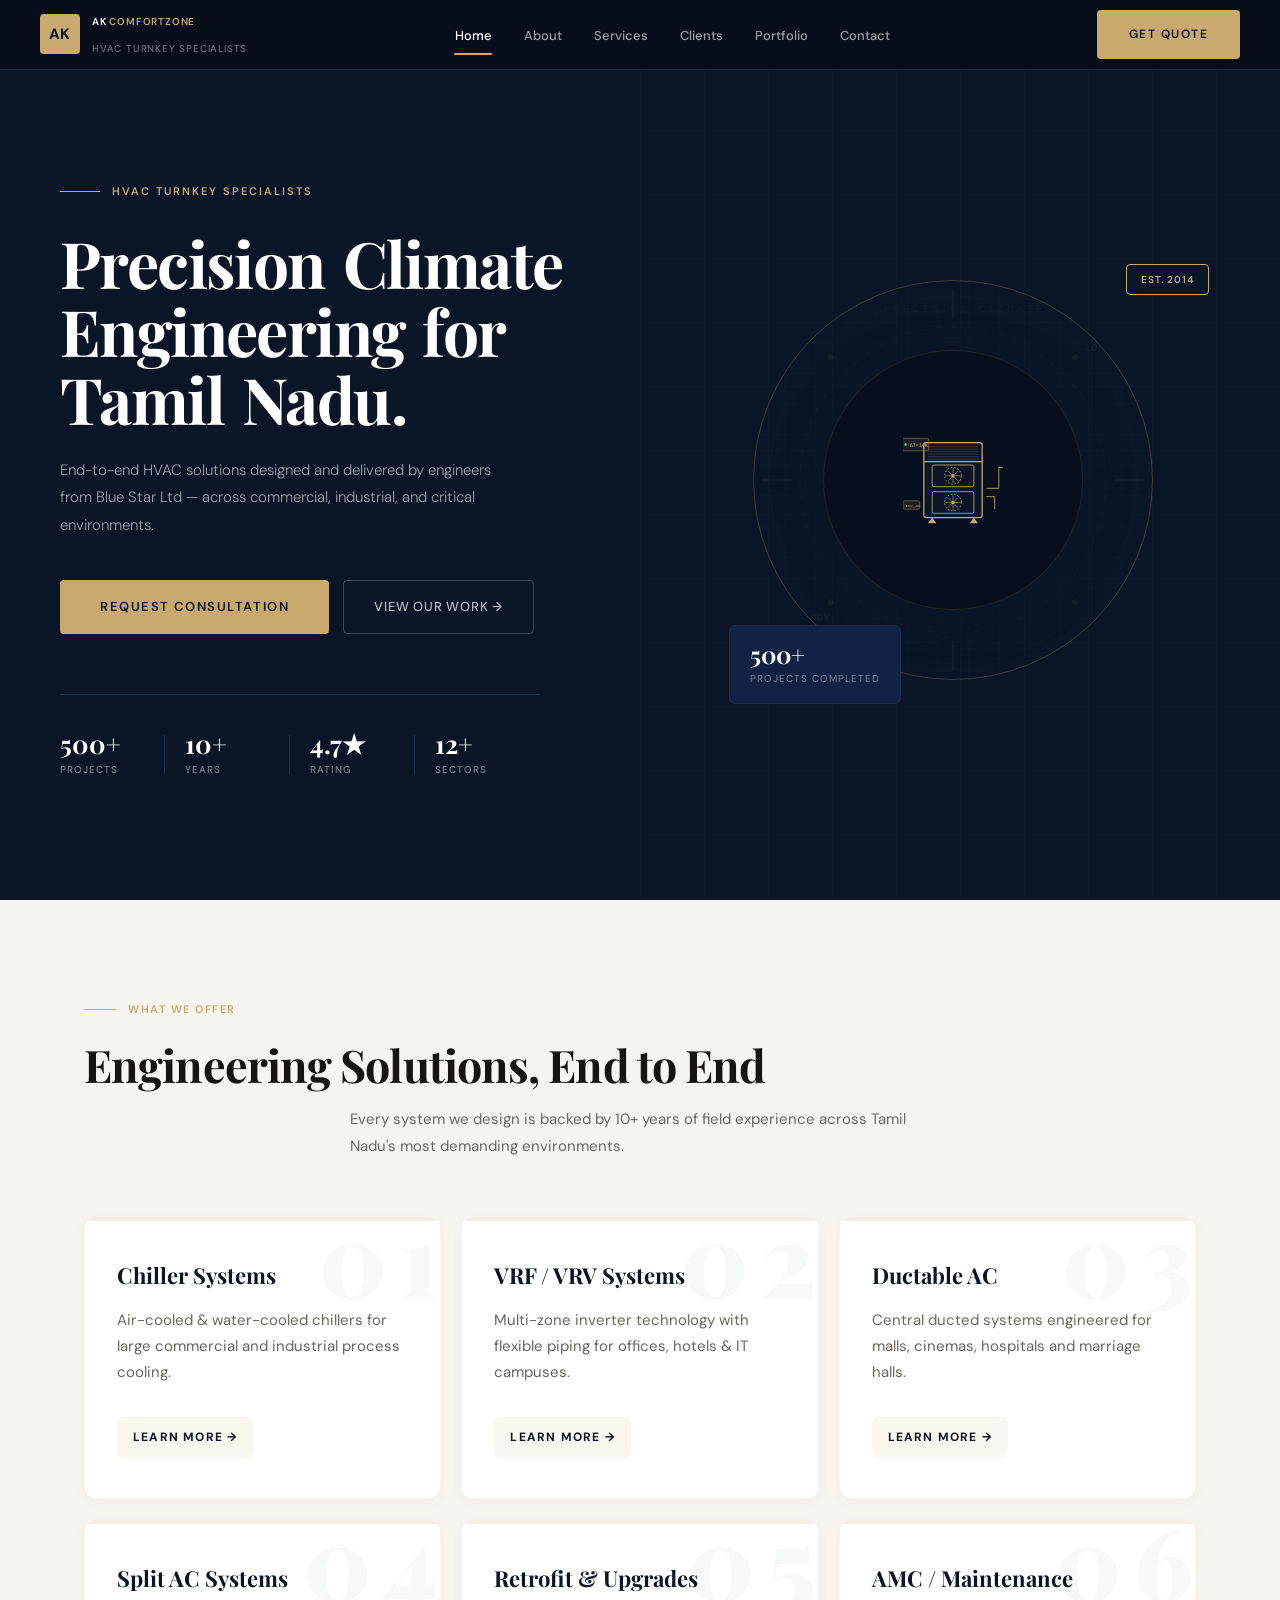
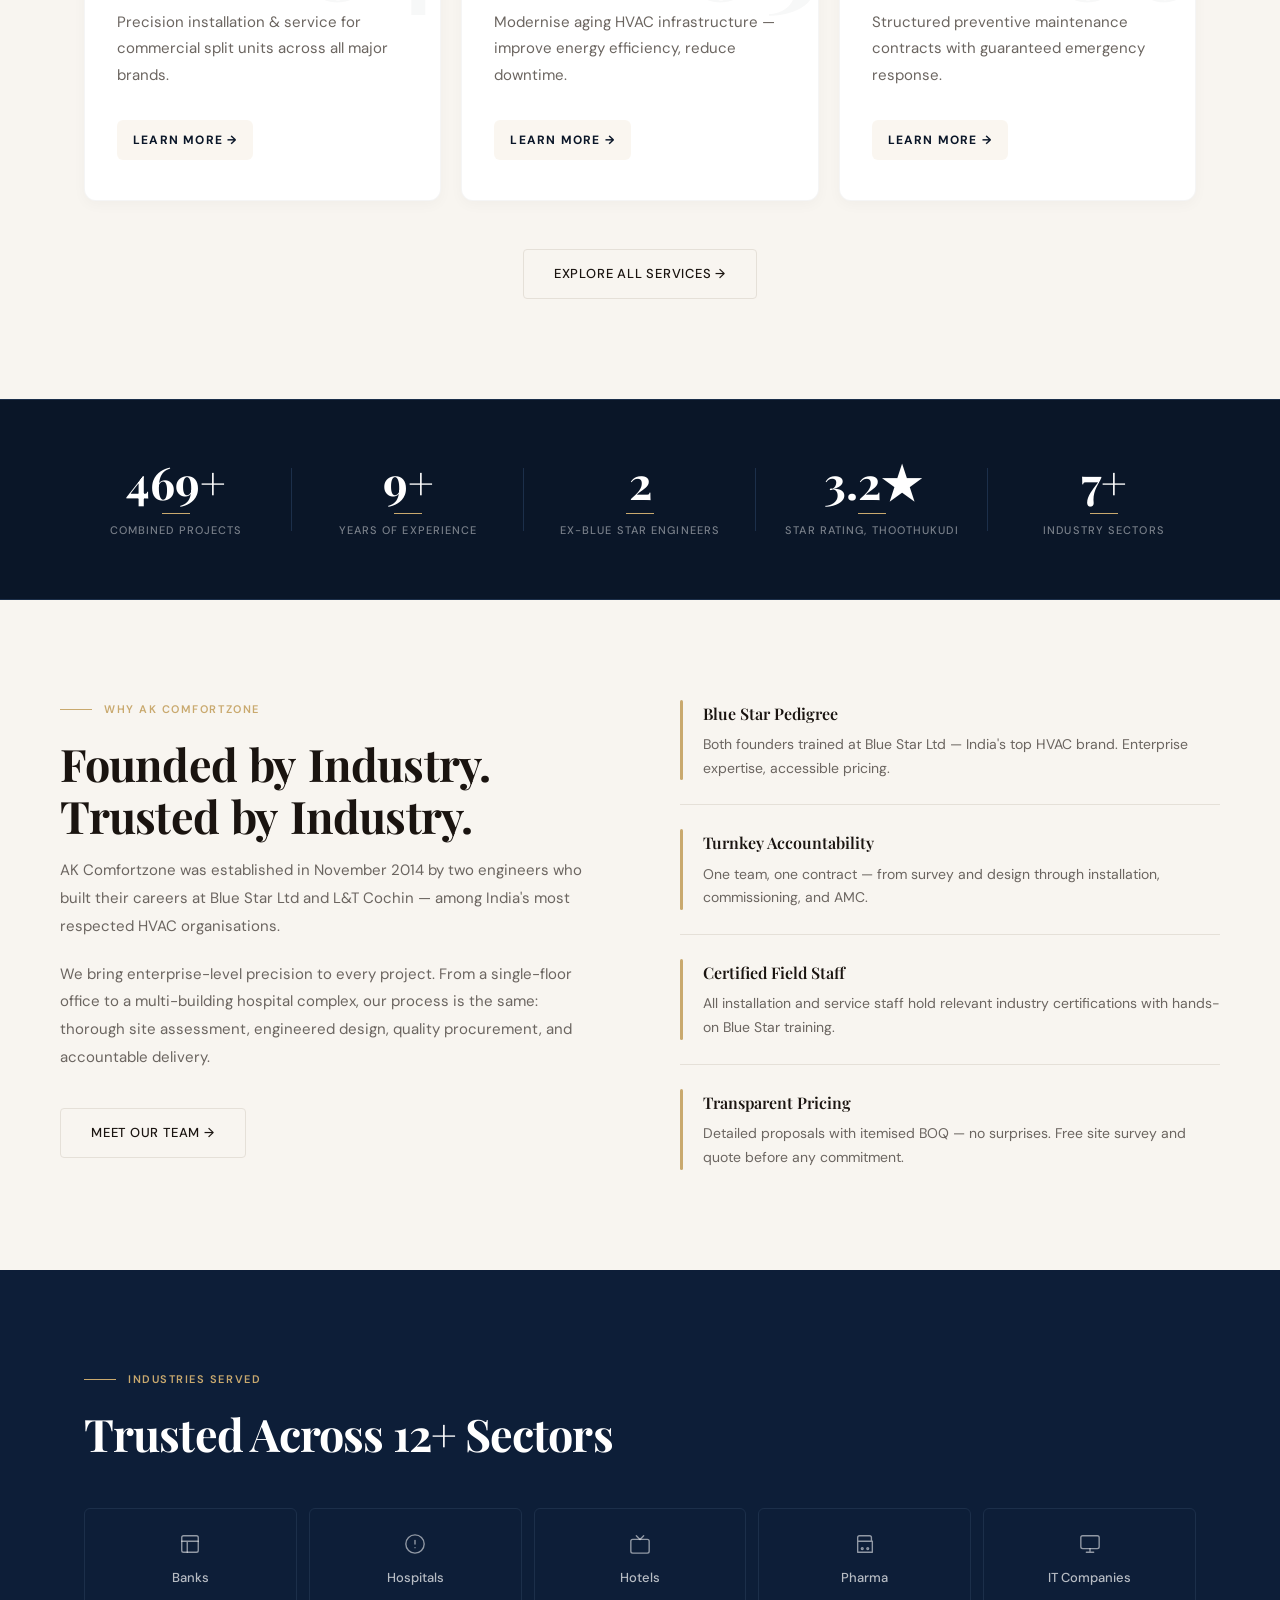
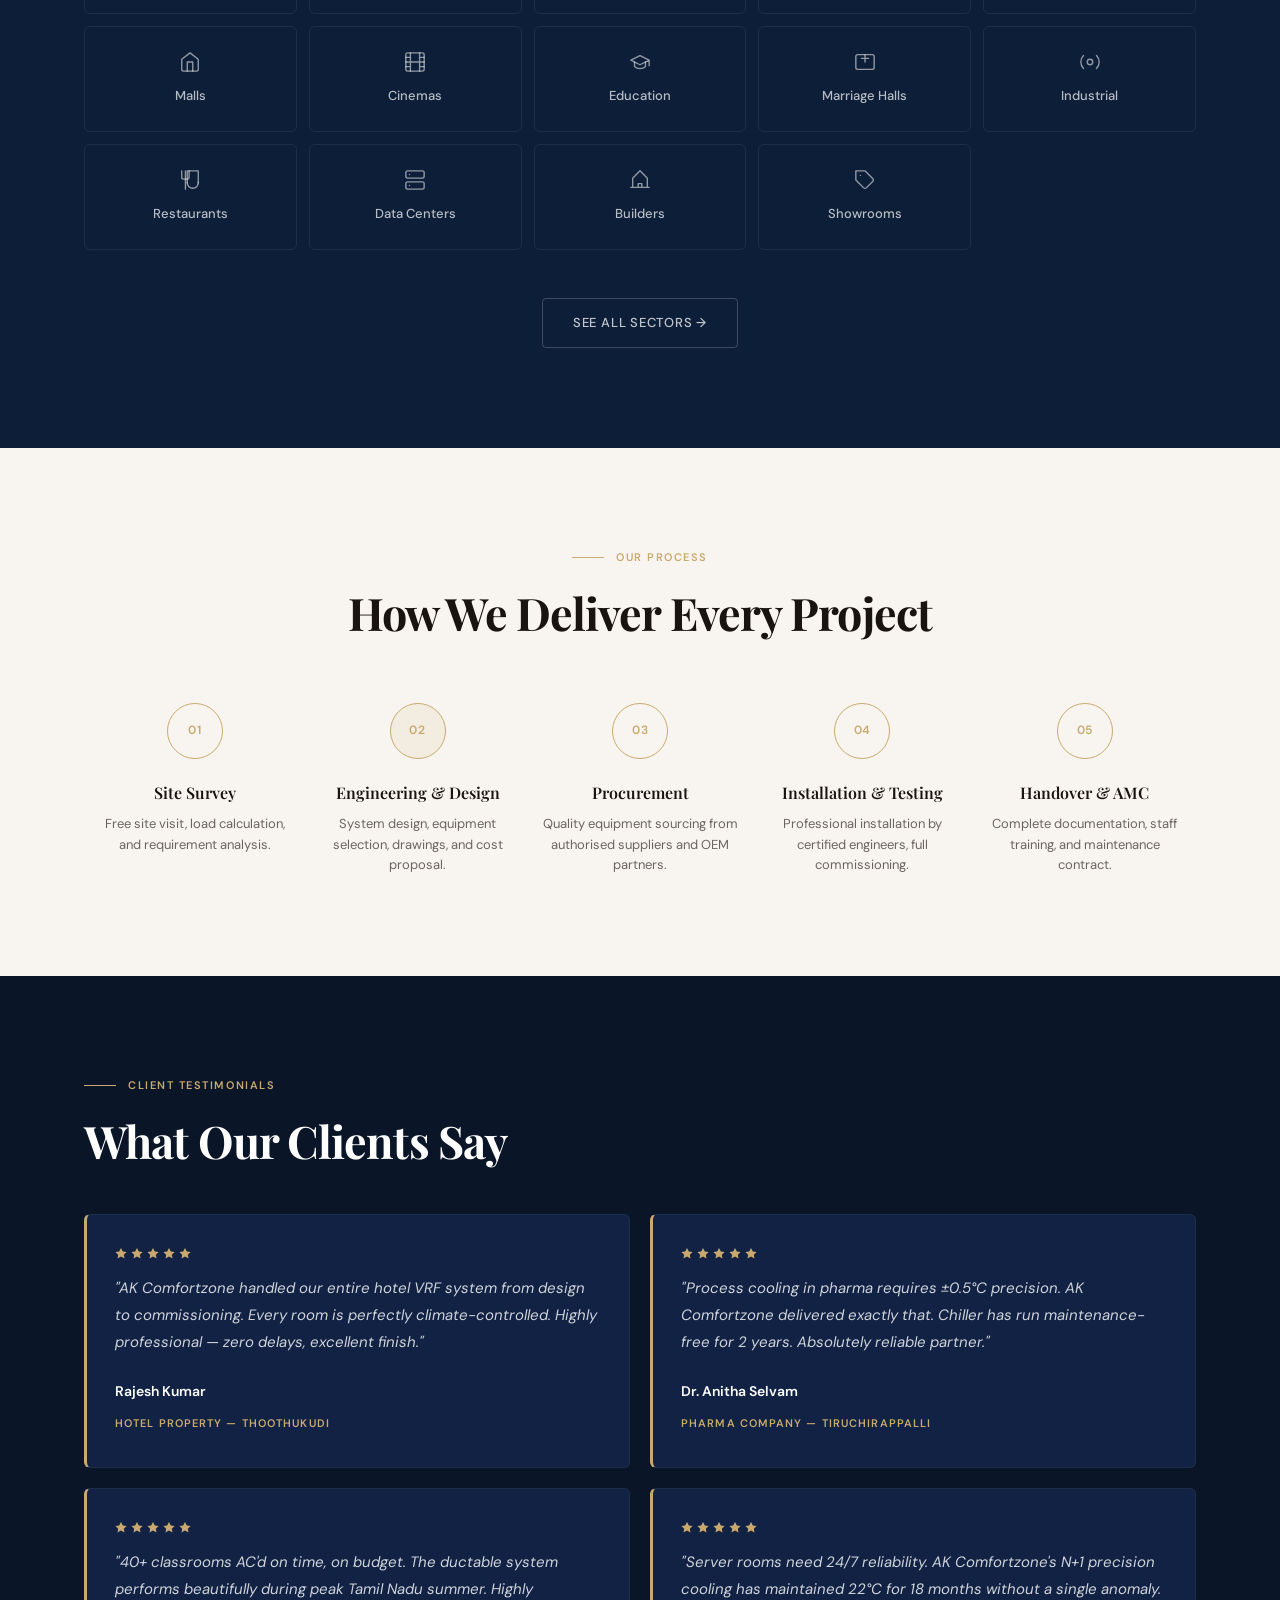
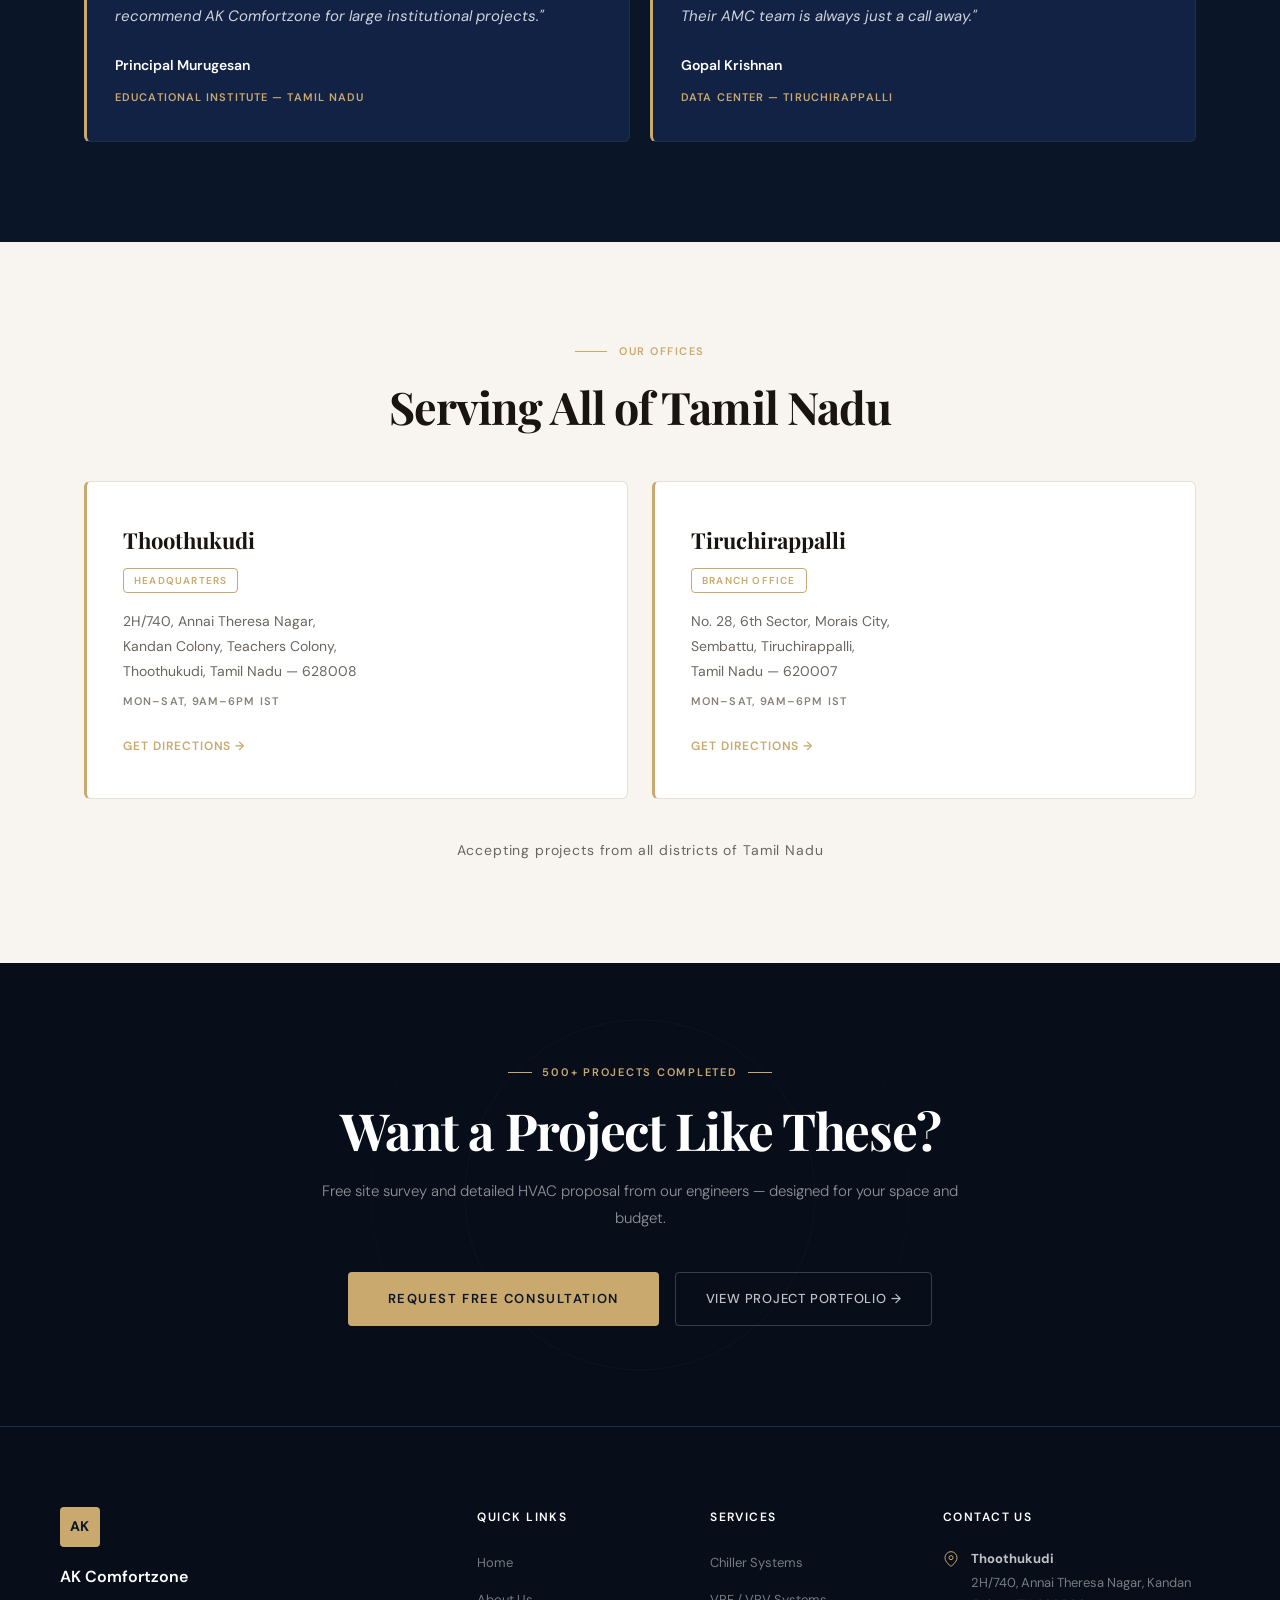
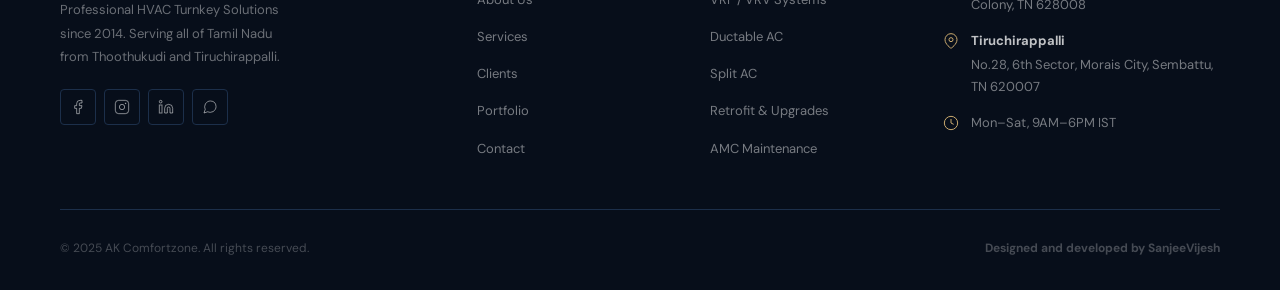
<file: index.html>
<!DOCTYPE html>
<html lang="en">
<head>
  <meta charset="UTF-8"/>
  <meta name="viewport" content="width=device-width, initial-scale=1.0"/>
  <meta name="description" content="AK Comfortzone — Tamil Nadu's trusted HVAC turnkey specialists. Chillers, VRF, Ductable & Split AC. Founded by ex-Blue Star engineers. 500+ projects, 4.7★ rated."/>
  <meta name="keywords" content="HVAC, VRF, Chiller, Ductable AC, Split AC, Turnkey HVAC, Tamil Nadu, Thoothukudi, Tiruchirappalli, AK Comfortzone"/>
  <meta name="robots" content="index, follow"/>
  <meta property="og:title" content="AK Comfortzone — Precision HVAC Engineering | Tamil Nadu"/>
  <meta property="og:description" content="500+ projects, ex-Blue Star engineers, 4.7★ rated. VRF, Chillers, Ductable & Split AC across Tamil Nadu."/>
  <meta property="og:type" content="website"/>
  <title>AK Comfortzone — Precision Climate Engineering | HVAC Specialists Tamil Nadu</title>
  <link rel="icon" type="image/png" href="assets/favicon.png"/>
  <link rel="apple-touch-icon" href="assets/favicon.png"/>
  <link rel="preconnect" href="https://fonts.googleapis.com"/>
  <link rel="preconnect" href="https://fonts.gstatic.com" crossorigin/>
  <link href="https://fonts.googleapis.com/css2?family=Playfair+Display:ital,wght@0,400;0,600;0,700;0,900;1,400&family=DM+Sans:wght@300;400;500;600&display=swap" rel="stylesheet"/>
  <link rel="stylesheet" href="css/clay.css"/>
  <link rel="stylesheet" href="css/animations.css"/>
  <link rel="stylesheet" href="css/style.css"/>
  <link rel="stylesheet" href="css/home.css"/>
  <link rel="stylesheet" href="css/responsive.css"/>
  <!-- Local Business Structured Data for SEO -->
  <script type="application/ld+json">
  {
    "@context": "https://schema.org",
    "@type": "HVACBusiness",
    "name": "AK Comfortzone",
    "image": "https://akcomfortzone.in/assets/favicon.png",
    "telephone": "+918754424085",
    "email": "info@akcomfortzone.in",
    "url": "https://akcomfortzone.in",
    "description": "Tamil Nadu's professional HVAC Turnkey Solutions since 2014.",
    "address": [
      {
        "@type": "PostalAddress",
        "streetAddress": "2H/740, Annai Theresa Nagar",
        "addressLocality": "Thoothukudi",
        "addressRegion": "TN",
        "postalCode": "628008",
        "addressCountry": "IN"
      },
      {
        "@type": "PostalAddress",
        "streetAddress": "No.28, 6th Sector, Morais City",
        "addressLocality": "Tiruchirappalli",
        "addressRegion": "TN",
        "postalCode": "620007",
        "addressCountry": "IN"
      }
    ],
    "openingHours": "Mo-Sa 09:00-18:00",
    "aggregateRating": {
      "@type": "AggregateRating",
      "ratingValue": "4.7",
      "reviewCount": "120"
    }
  }
  </script>
</head>
<body style="overflow-x:hidden;">

<!-- MOBILE STICKY CTA BAR -->
<div class="sticky-cta-bar" id="stickyCTABar" aria-label="Quick contact options">
  <a href="tel:+918754424085" class="sticky-btn sticky-call" id="sticky-call">
    <svg class="sticky-btn-icon" width="18" height="18" viewBox="0 0 24 24" fill="none" stroke="currentColor" stroke-width="1.5" stroke-linecap="round" stroke-linejoin="round"><path d="M22 16.92v3a2 2 0 0 1-2.18 2 19.79 19.79 0 0 1-8.63-3.07A19.5 19.5 0 0 1 4.69 12a19.79 19.79 0 0 1-3.07-8.67A2 2 0 0 1 3.6 1.27h3a2 2 0 0 1 2 1.72 12.84 12.84 0 0 0 .7 2.81 2 2 0 0 1-.45 2.11L7.91 9a16 16 0 0 0 6.09 6.09l1.88-1.88a2 2 0 0 1 2.11-.45 12.84 12.84 0 0 0 2.81.7A2 2 0 0 1 22 16.92z"/></svg>
    <span class="sticky-btn-text">Call Now</span>
  </a>
  <a href="https://wa.me/918754424085" target="_blank" rel="noopener" class="sticky-btn sticky-whatsapp" id="sticky-wa">
    <svg class="sticky-btn-icon" width="18" height="18" viewBox="0 0 24 24" fill="none" stroke="currentColor" stroke-width="1.5" stroke-linecap="round" stroke-linejoin="round"><path d="M21 11.5a8.38 8.38 0 0 1-.9 3.8 8.5 8.5 0 0 1-7.6 4.7 8.38 8.38 0 0 1-3.8-.9L3 21l1.9-5.7a8.38 8.38 0 0 1-.9-3.8 8.5 8.5 0 0 1 4.7-7.6 8.38 8.38 0 0 1 3.8-.9h.5a8.48 8.48 0 0 1 8 8v.5z"/></svg>
    <span class="sticky-btn-text">WhatsApp</span>
  </a>
  <a href="contact.html" class="sticky-btn sticky-quote" id="sticky-quote">
    <svg class="sticky-btn-icon" width="18" height="18" viewBox="0 0 24 24" fill="none" stroke="currentColor" stroke-width="1.5" stroke-linecap="round" stroke-linejoin="round"><path d="M14 2H6a2 2 0 0 0-2 2v16a2 2 0 0 0 2 2h12a2 2 0 0 0 2-2V8z"/><polyline points="14 2 14 8 20 8"/><line x1="16" y1="13" x2="8" y2="13"/><line x1="16" y1="17" x2="8" y2="17"/><polyline points="10 9 9 9 8 9"/></svg>
    <span class="sticky-btn-text">Free Quote</span>
  </a>
</div>

<!-- DRAWER OVERLAY -->
<div id="drawerOverlay" style="display:none;position:fixed;inset:0;background:rgba(7,14,26,0.75);backdrop-filter:blur(6px);z-index:998;"></div>

<!-- MOBILE DRAWER -->
<div id="mobileDrawer" class="mobile-drawer" role="dialog" aria-modal="true" aria-label="Site navigation">
  <div class="drawer-handle" aria-hidden="true"></div>
  <nav aria-label="Mobile navigation">
    <a href="index.html">Home</a>
    <a href="about.html">About</a>
    <a href="services.html">Services</a>
    <a href="clients.html">Clients</a>
    <a href="portfolio.html">Portfolio</a>
    <a href="contact.html">Contact</a>
  </nav>
  <div class="drawer-cta-row">
    <a href="contact.html" class="btn-primary btn-primary-lg" style="width:100%;justify-content:center;margin-top:40px;" id="drawer-cta">REQUEST QUOTE</a>
  </div>
</div>

<!-- NAVBAR -->
<header role="banner">
  <nav id="navbar" aria-label="Main navigation">
    <a href="index.html" class="nav-logo" aria-label="AK Comfortzone Home">
      <div class="nav-logo-mark" aria-hidden="true">AK</div>
      <div class="nav-logo-text">
        <strong><span class="logo-ak">AK</span><span class="logo-cz"> COMFORTZONE</span></strong>
        <span>HVAC Turnkey Specialists</span>
      </div>
    </a>
    <ul class="nav-links" role="list">
      <li><a href="index.html" class="active">Home</a></li>
      <li><a href="about.html">About</a></li>
      <li><a href="services.html">Services</a></li>
      <li><a href="clients.html">Clients</a></li>
      <li><a href="portfolio.html">Portfolio</a></li>
      <li><a href="contact.html">Contact</a></li>
    </ul>
    <div class="nav-cta">
      <a href="contact.html" class="btn-primary" id="nav-quote-btn">GET QUOTE</a>
      <button class="hamburger" id="hamburger" aria-label="Open navigation" aria-expanded="false">
        <span></span><span></span><span></span>
      </button>
    </div>
  </nav>
</header>

<main id="main-content">

<!-- ════════════════════════════════════════════
     HERO
════════════════════════════════════════════ -->
<section id="hero" aria-labelledby="hero-heading">

  <!-- Geometric grid pattern (right background) -->
  <div style="position:absolute;inset:0;pointer-events:none;z-index:0;overflow:hidden;" aria-hidden="true">
    <svg style="position:absolute;right:0;top:0;height:100%;width:50%;opacity:0.04;" viewBox="0 0 400 800" xmlns="http://www.w3.org/2000/svg" preserveAspectRatio="xMidYMid slice">
      <defs>
        <pattern id="heroGrid" x="0" y="0" width="40" height="40" patternUnits="userSpaceOnUse">
          <path d="M 40 0 L 0 0 0 40" fill="none" stroke="#C9A96E" stroke-width="0.5"/>
        </pattern>
      </defs>
      <rect width="400" height="800" fill="url(#heroGrid)"/>
    </svg>
  </div>

  <div class="hero-inner">
    <!-- LEFT -->
    <div class="hero-left">
      <div class="hero-eyebrow">HVAC TURNKEY SPECIALISTS</div>

      <h1 class="hero-title" id="hero-heading" data-word-reveal="true">
        Precision Climate<br>
        Engineering for<br>
        <span class="hero-title-accent">Tamil Nadu.</span>
      </h1>

      <p class="hero-sub">
        End-to-end HVAC solutions designed and delivered by engineers from Blue Star Ltd — across commercial, industrial, and critical environments.
      </p>

      <div class="hero-actions">
        <a href="contact.html" class="btn-primary btn-primary-lg" id="hero-cta-main">REQUEST CONSULTATION</a>
        <a href="portfolio.html" class="hero-cta-secondary" id="hero-cta-work">VIEW OUR WORK →</a>
      </div>

      <!-- Stats ribbon -->
      <div class="hero-stats-ribbon" aria-label="Key statistics">
        <div class="stats-ribbon-inner">
          <div class="ribbon-stat">
            <span class="ribbon-num" data-count="500" data-suffix="+">500+</span>
            <span class="ribbon-label">Projects</span>
          </div>
          <div class="ribbon-stat">
            <span class="ribbon-num" data-count="10" data-suffix="+">10+</span>
            <span class="ribbon-label">Years</span>
          </div>
          <div class="ribbon-stat">
            <span class="ribbon-num" data-count="4.7" data-decimals="1" data-suffix="★">4.7★</span>
            <span class="ribbon-label">Rating</span>
          </div>
          <div class="ribbon-stat">
            <span class="ribbon-num" data-count="12" data-suffix="+">12+</span>
            <span class="ribbon-label">Sectors</span>
          </div>
        </div>
      </div>
    </div>

    <!-- RIGHT: Geometric Visual -->
    <div class="hero-right" aria-hidden="true">
      <div class="hero-visual">
        <div class="hero-circle-outer">
          <div class="hero-grid-bg">
            <svg width="100%" height="100%" viewBox="0 0 260 260" aria-hidden="true">
              <defs>
                <pattern id="innerGrid" x="0" y="0" width="20" height="20" patternUnits="userSpaceOnUse">
                  <path d="M 20 0 L 0 0 0 20" fill="none" stroke="#C9A96E" stroke-width="0.3"/>
                </pattern>
                <pattern id="microGrid" x="0" y="0" width="4" height="4" patternUnits="userSpaceOnUse">
                  <path d="M 4 0 L 0 0 0 4" fill="none" stroke="#C9A96E" stroke-width="0.1"/>
                </pattern>
              </defs>
              <!-- Grids -->
              <rect width="260" height="260" fill="url(#microGrid)" opacity="0.3"/>
              <rect width="260" height="260" fill="url(#innerGrid)"/>
              
              <!-- Orbital Rings -->
              <circle cx="130" cy="130" r="100" fill="none" stroke="#C9A96E" stroke-width="0.5" stroke-dasharray="4 6" opacity="0.8"/>
              <circle cx="130" cy="130" r="120" fill="none" stroke="#C9A96E" stroke-width="0.3" opacity="0.6"/>
              <circle cx="130" cy="130" r="70" fill="none" stroke="#C9A96E" stroke-width="0.5" stroke-dasharray="1 4" opacity="0.5"/>
              
              <!-- Outer Crosshairs -->
              <path d="M5 130 H25 M235 130 H255 M130 5 V25 M130 235 V255" stroke="#C9A96E" stroke-width="1.5" opacity="0.9"/>
              
              <!-- Diagnostic Nodes & Text -->
              <circle cx="50" cy="50" r="2" fill="#C9A96E"/>
              <circle cx="210" cy="50" r="2" fill="#C9A96E"/>
              <circle cx="50" cy="210" r="2" fill="#C9A96E"/>
              <circle cx="210" cy="210" r="2" fill="#C9A96E"/>
              
              <text x="216" y="46" fill="#C9A96E" font-size="7" font-family="monospace" font-weight="600" opacity="0.8">LOAD: 100%</text>
              <text x="20" y="222" fill="#C9A96E" font-size="7" font-family="monospace" font-weight="600" opacity="0.8">SYS-RDY</text>
              <text x="85" y="20" fill="#C9A96E" font-size="7" font-family="monospace" letter-spacing="2" opacity="0.5">PRECISION CLIMATE</text>
            </svg>
          </div>
          <div class="hero-circle-inner" style="box-shadow: 0 10px 40px rgba(10,22,40,0.8); background: rgba(7,14,26,0.7); backdrop-filter: blur(8px);">
            <!-- High detail Industrial VRF Model SVG -->
            <svg width="100" height="100" viewBox="0 0 120 120" fill="none" xmlns="http://www.w3.org/2000/svg">
              <!-- Connectors -->
              <path d="M100 70 H115 V45 H120 M100 80 H110 V95" stroke="#C9A96E" stroke-width="1" fill="none"/>
              
              <!-- Main Chassis -->
              <rect x="25" y="15" width="70" height="90" rx="3" stroke="#C9A96E" stroke-width="1.5" fill="rgba(10,22,40,1)"/>
              
              <!-- Heat Exchange Fins -->
              <g opacity="0.5" stroke="#C9A96E" stroke-width="0.5">
                <line x1="30" y1="20" x2="90" y2="20"/>
                <line x1="30" y1="23" x2="90" y2="23"/>
                <line x1="30" y1="26" x2="90" y2="26"/>
                <line x1="30" y1="29" x2="90" y2="29"/>
                <line x1="30" y1="32" x2="90" y2="32"/>
                <line x1="30" y1="35" x2="90" y2="35"/>
              </g>
              
              <line x1="25" y1="38" x2="95" y2="38" stroke="#C9A96E" stroke-width="1.5"/>
              
              <!-- Upper Fan Unit -->
              <rect x="35" y="42" width="50" height="26" rx="2" stroke="#C9A96E" stroke-width="1" fill="none"/>
              <circle cx="60" cy="55" r="10" stroke="#C9A96E" stroke-width="1" stroke-dasharray="2 2"/>
              <circle cx="60" cy="55" r="2" fill="#C9A96E"/>
              <path d="M60 46 V64 M51 55 H69 M54 49 L66 61 M54 61 L66 49" stroke="#C9A96E" stroke-width="0.75" opacity="0.9"/>
              
              <!-- Lower Fan Unit -->
              <rect x="35" y="74" width="50" height="26" rx="2" stroke="#C9A96E" stroke-width="1" fill="none"/>
              <circle cx="60" cy="87" r="10" stroke="#C9A96E" stroke-width="1" stroke-dasharray="2 2"/>
              <circle cx="60" cy="87" r="2" fill="#C9A96E"/>
              <path d="M60 78 V96 M51 87 H69 M54 81 L66 93 M54 93 L66 81" stroke="#C9A96E" stroke-width="0.75" opacity="0.9"/>
              
              <!-- Base Mounts -->
              <path d="M35 105 L30 112 H40 Z" fill="#C9A96E"/>
              <path d="M85 105 L80 112 H90 Z" fill="#C9A96E"/>
              
              <!-- UI Status Overlays -->
              <rect x="-5" y="10" width="36" height="15" rx="2" fill="rgba(201,169,110,0.1)" stroke="#C9A96E" stroke-width="0.5"/>
              <circle cx="3" cy="17.5" r="1.5" fill="#4ade80"/>
              <text x="8" y="20" fill="#C9A96E" font-size="6" font-family="monospace">ΔT=14K</text>
              
              <rect x="0" y="85" width="20" height="10" rx="2" fill="rgba(201,169,110,0.1)" stroke="#C9A96E" stroke-width="0.5"/>
              <text x="3" y="92" fill="#C9A96E" font-size="5" font-family="monospace">INV_AC</text>
            </svg>
          </div>
        </div>
        <!-- Metric card -->
        <div class="hero-metric-card">
          <span class="mc-num">500+</span>
          <span class="mc-label">Projects Completed</span>
        </div>
        <!-- Est. tag -->
        <div class="hero-est-tag">Est. 2014</div>
      </div>
    </div>
  </div>
</section>

<!-- ════════════════════════════════════════════
     SERVICES — Light Section
════════════════════════════════════════════ -->
<section id="services" aria-labelledby="services-heading" style="background:var(--warm-white);padding:100px 24px;">
  <div class="container">
    <div class="eyebrow" style="color:var(--gold-primary);">WHAT WE OFFER</div>
    <h2 class="section-heading on-light" id="services-heading">Engineering Solutions, End to End</h2>
    <p class="section-sub on-light">Every system we design is backed by 10+ years of field experience across Tamil Nadu's most demanding environments.</p>
  </div>

  <div class="container">
    <div style="display:grid;grid-template-columns:repeat(3,1fr);gap:20px;" class="services-grid" role="list" aria-label="HVAC services">

      <article class="svc-card reveal" role="listitem" id="svc-chillers">
        <div class="service-num">01</div>
        <h3 class="service-title service-title-dark">Chiller Systems</h3>
        <p class="service-desc service-desc-dark">Air-cooled &amp; water-cooled chillers for large commercial and industrial process cooling.</p>
        <a href="services.html#chillers" class="service-link">Learn More →</a>
      </article>

      <article class="svc-card reveal reveal-delay-1" role="listitem" id="svc-vrf">
        <div class="service-num">02</div>
        <h3 class="service-title service-title-dark">VRF / VRV Systems</h3>
        <p class="service-desc service-desc-dark">Multi-zone inverter technology with flexible piping for offices, hotels &amp; IT campuses.</p>
        <a href="services.html#vrf" class="service-link">Learn More →</a>
      </article>

      <article class="svc-card reveal reveal-delay-2" role="listitem" id="svc-ductable">
        <div class="service-num">03</div>
        <h3 class="service-title service-title-dark">Ductable AC</h3>
        <p class="service-desc service-desc-dark">Central ducted systems engineered for malls, cinemas, hospitals and marriage halls.</p>
        <a href="services.html#ductable" class="service-link">Learn More →</a>
      </article>

      <article class="svc-card reveal" role="listitem" id="svc-split">
        <div class="service-num">04</div>
        <h3 class="service-title service-title-dark">Split AC Systems</h3>
        <p class="service-desc service-desc-dark">Precision installation &amp; service for commercial split units across all major brands.</p>
        <a href="services.html#split" class="service-link">Learn More →</a>
      </article>

      <article class="svc-card reveal reveal-delay-1" role="listitem" id="svc-retrofit">
        <div class="service-num">05</div>
        <h3 class="service-title service-title-dark">Retrofit &amp; Upgrades</h3>
        <p class="service-desc service-desc-dark">Modernise aging HVAC infrastructure — improve energy efficiency, reduce downtime.</p>
        <a href="services.html#retrofit" class="service-link">Learn More →</a>
      </article>

      <article class="svc-card reveal reveal-delay-2" role="listitem" id="svc-amc">
        <div class="service-num">06</div>
        <h3 class="service-title service-title-dark">AMC / Maintenance</h3>
        <p class="service-desc service-desc-dark">Structured preventive maintenance contracts with guaranteed emergency response.</p>
        <a href="services.html#amc" class="service-link">Learn More →</a>
      </article>

    </div>

    <div style="text-align:center;margin-top:48px;">
      <a href="services.html" class="btn-secondary-light" id="services-all-btn">EXPLORE ALL SERVICES →</a>
    </div>
  </div>
</section>

<!-- ════════════════════════════════════════════
     CREDENTIALS BAND — Dark
════════════════════════════════════════════ -->
<div id="credentials" aria-label="AK Comfortzone key statistics" style="background:var(--navy-deep);padding:60px 24px;border-top:1px solid var(--navy-border);border-bottom:1px solid var(--navy-border);" data-stats-section>
  <div class="stats-band" role="list" aria-label="Statistics">
    <div class="stat-band-item reveal" role="listitem">
      <div class="stat-band-num" data-count="500" data-suffix="+">500+</div>
      <div class="stat-band-divider"></div>
      <div class="stat-band-label">Combined Projects</div>
    </div>
    <div class="stat-band-item reveal reveal-delay-1" role="listitem">
      <div class="stat-band-num" data-count="10" data-suffix="+">10+</div>
      <div class="stat-band-divider"></div>
      <div class="stat-band-label">Years of Experience</div>
    </div>
    <div class="stat-band-item reveal reveal-delay-2" role="listitem">
      <div class="stat-band-num" data-count="2">2</div>
      <div class="stat-band-divider"></div>
      <div class="stat-band-label">Ex-Blue Star Engineers</div>
    </div>
    <div class="stat-band-item reveal reveal-delay-3" role="listitem">
      <div class="stat-band-num" data-count="4.7" data-decimals="1" data-suffix="★">4.7★</div>
      <div class="stat-band-divider"></div>
      <div class="stat-band-label">Star Rating, Thoothukudi</div>
    </div>
    <div class="stat-band-item reveal" style="transition-delay:0.4s;" role="listitem">
      <div class="stat-band-num" data-count="12" data-suffix="+">12+</div>
      <div class="stat-band-divider"></div>
      <div class="stat-band-label">Industry Sectors</div>
    </div>
  </div>
</div>

<!-- ════════════════════════════════════════════
     WHY CHOOSE US — Light
════════════════════════════════════════════ -->
<section id="why-us" aria-labelledby="why-heading" style="background:var(--warm-white);padding:100px 24px;">
  <div class="why-us-inner">
    <!-- Left -->
    <div>
      <div class="eyebrow" style="color:var(--gold-primary);">WHY AK COMFORTZONE</div>
      <h2 class="section-heading on-light" id="why-heading" data-word-reveal="true">Founded by Industry. Trusted by Industry.</h2>
      <p style="font-size:15px;color:var(--text-muted-l);line-height:1.85;margin-bottom:20px;">
        AK Comfortzone was established in November 2014 by two engineers who built their careers at Blue Star Ltd and L&amp;T Cochin — among India's most respected HVAC organisations.
      </p>
      <p style="font-size:15px;color:var(--text-muted-l);line-height:1.85;margin-bottom:36px;">
        We bring enterprise-level precision to every project. From a single-floor office to a multi-building hospital complex, our process is the same: thorough site assessment, engineered design, quality procurement, and accountable delivery.
      </p>
      <a href="about.html" class="btn-secondary-light" id="why-team-btn">MEET OUR TEAM →</a>
    </div>

    <!-- Right: Feature rows -->
    <div class="why-us-right reveal">
      <div class="feature-row">
        <div class="feature-row-bar"></div>
        <div class="feature-row-body">
          <h4>Blue Star Pedigree</h4>
          <p>Both founders trained at Blue Star Ltd — India's top HVAC brand. Enterprise expertise, accessible pricing.</p>
        </div>
      </div>
      <div class="feature-row">
        <div class="feature-row-bar"></div>
        <div class="feature-row-body">
          <h4>Turnkey Accountability</h4>
          <p>One team, one contract — from survey and design through installation, commissioning, and AMC.</p>
        </div>
      </div>
      <div class="feature-row">
        <div class="feature-row-bar"></div>
        <div class="feature-row-body">
          <h4>Certified Field Staff</h4>
          <p>All installation and service staff hold relevant industry certifications with hands-on Blue Star training.</p>
        </div>
      </div>
      <div class="feature-row">
        <div class="feature-row-bar"></div>
        <div class="feature-row-body">
          <h4>Transparent Pricing</h4>
          <p>Detailed proposals with itemised BOQ — no surprises. Free site survey and quote before any commitment.</p>
        </div>
      </div>
    </div>
  </div>
</section>

<!-- ════════════════════════════════════════════
     SECTORS — Dark
════════════════════════════════════════════ -->
<section id="sectors" aria-labelledby="sectors-heading" style="background:var(--navy-mid);padding:100px 24px;">
  <div class="container">
    <div class="eyebrow">INDUSTRIES SERVED</div>
    <h2 class="section-heading" id="sectors-heading">Trusted Across 12+ Sectors</h2>

    <div class="sectors-grid" role="list" aria-label="Industry sectors served">

      <div class="sector-cell reveal" role="listitem">
        <svg width="22" height="22" viewBox="0 0 24 24" fill="none" stroke-width="1.5" stroke-linecap="round" stroke-linejoin="round"><rect x="3" y="3" width="18" height="18" rx="2"/><path d="M3 9h18M9 21V9"/></svg>
        <span class="sector-label">Banks</span>
      </div>

      <div class="sector-cell reveal reveal-delay-1" role="listitem">
        <svg width="22" height="22" viewBox="0 0 24 24" fill="none" stroke-width="1.5" stroke-linecap="round" stroke-linejoin="round"><path d="M12 2a10 10 0 1 0 0 20A10 10 0 0 0 12 2z"/><path d="M12 8v4M12 16h.01"/></svg>
        <span class="sector-label">Hospitals</span>
      </div>

      <div class="sector-cell reveal reveal-delay-2" role="listitem">
        <svg width="22" height="22" viewBox="0 0 24 24" fill="none" stroke-width="1.5" stroke-linecap="round" stroke-linejoin="round"><rect x="2" y="7" width="20" height="15" rx="2"/><path d="M16 3 L12 7 L8 3"/></svg>
        <span class="sector-label">Hotels</span>
      </div>

      <div class="sector-cell reveal reveal-delay-3" role="listitem">
        <svg width="22" height="22" viewBox="0 0 24 24" fill="none" stroke-width="1.5" stroke-linecap="round" stroke-linejoin="round"><path d="M9 3H6a2 2 0 0 0-2 2v4m5-6h8a2 2 0 0 1 2 2v4M4 9h16v12H4z"/><circle cx="9" cy="17" r="1"/><circle cx="15" cy="17" r="1"/></svg>
        <span class="sector-label">Pharma</span>
      </div>

      <div class="sector-cell reveal" role="listitem">
        <svg width="22" height="22" viewBox="0 0 24 24" fill="none" stroke-width="1.5" stroke-linecap="round" stroke-linejoin="round"><rect x="2" y="3" width="20" height="14" rx="2"/><path d="M8 21h8M12 17v4"/></svg>
        <span class="sector-label">IT Companies</span>
      </div>

      <div class="sector-cell reveal reveal-delay-1" role="listitem">
        <svg width="22" height="22" viewBox="0 0 24 24" fill="none" stroke-width="1.5" stroke-linecap="round" stroke-linejoin="round"><path d="M3 9l9-7 9 7v11a2 2 0 0 1-2 2H5a2 2 0 0 1-2-2z"/><polyline points="9 22 9 12 15 12 15 22"/></svg>
        <span class="sector-label">Malls</span>
      </div>

      <div class="sector-cell reveal reveal-delay-2" role="listitem">
        <svg width="22" height="22" viewBox="0 0 24 24" fill="none" stroke-width="1.5" stroke-linecap="round" stroke-linejoin="round"><rect x="2" y="2" width="20" height="20" rx="2"/><path d="M7 2v20M17 2v20M2 12h20M2 7h5M17 7h5M2 17h5M17 17h5"/></svg>
        <span class="sector-label">Cinemas</span>
      </div>

      <div class="sector-cell reveal reveal-delay-3" role="listitem">
        <svg width="22" height="22" viewBox="0 0 24 24" fill="none" stroke-width="1.5" stroke-linecap="round" stroke-linejoin="round"><path d="M22 10v6M2 10l10-5 10 5-10 5z"/><path d="M6 12v5c3 3 9 3 12 0v-5"/></svg>
        <span class="sector-label">Education</span>
      </div>

      <div class="sector-cell reveal" role="listitem">
        <svg width="22" height="22" viewBox="0 0 24 24" fill="none" stroke-width="1.5" stroke-linecap="round" stroke-linejoin="round"><path d="M4 4h16c1.1 0 2 .9 2 2v12c0 1.1-.9 2-2 2H4c-1.1 0-2-.9-2-2V6c0-1.1.9-2 2-2z"/><path d="M12 4v8M8 8h8"/></svg>
        <span class="sector-label">Marriage Halls</span>
      </div>

      <div class="sector-cell reveal reveal-delay-1" role="listitem">
        <svg width="22" height="22" viewBox="0 0 24 24" fill="none" stroke-width="1.5" stroke-linecap="round" stroke-linejoin="round"><circle cx="12" cy="12" r="3"/><path d="M19.07 4.93a10 10 0 0 1 0 14.14M4.93 4.93a10 10 0 0 0 0 14.14"/></svg>
        <span class="sector-label">Industrial</span>
      </div>

      <div class="sector-cell reveal reveal-delay-2" role="listitem">
        <svg width="22" height="22" viewBox="0 0 24 24" fill="none" stroke-width="1.5" stroke-linecap="round" stroke-linejoin="round"><path d="M3 2v7c0 1.1.9 2 2 2h4a2 2 0 0 0 2-2V2"/><path d="M7 2v20M21 15V2H9v13"/><path d="M9 15a6 6 0 0 0 12 0"/></svg>
        <span class="sector-label">Restaurants</span>
      </div>

      <div class="sector-cell reveal reveal-delay-3" role="listitem">
        <svg width="22" height="22" viewBox="0 0 24 24" fill="none" stroke-width="1.5" stroke-linecap="round" stroke-linejoin="round"><rect x="2" y="2" width="20" height="8" rx="2"/><rect x="2" y="14" width="20" height="8" rx="2"/><path d="M6 6h.01M6 18h.01"/></svg>
        <span class="sector-label">Data Centers</span>
      </div>

      <div class="sector-cell reveal" role="listitem">
        <svg width="22" height="22" viewBox="0 0 24 24" fill="none" stroke-width="1.5" stroke-linecap="round" stroke-linejoin="round"><path d="M2 20h20M4 20V10l8-8 8 8v10M10 16h4v4h-4z"/></svg>
        <span class="sector-label">Builders</span>
      </div>

      <div class="sector-cell reveal reveal-delay-2" role="listitem">
        <svg width="22" height="22" viewBox="0 0 24 24" fill="none" stroke-width="1.5" stroke-linecap="round" stroke-linejoin="round"><path d="M20.59 13.41l-7.17 7.17a2 2 0 0 1-2.83 0L2 12V2h10l8.59 8.59a2 2 0 0 1 0 2.82z"/><line x1="7" y1="7" x2="7.01" y2="7"/></svg>
        <span class="sector-label">Showrooms</span>
      </div>

    </div>

    <div style="text-align:center;margin-top:48px;">
      <a href="clients.html" class="btn-secondary" id="sectors-all-btn">SEE ALL SECTORS →</a>
    </div>
  </div>
</section>

<!-- ════════════════════════════════════════════
     PROCESS — Light
════════════════════════════════════════════ -->
<section id="process" aria-labelledby="process-heading" style="background:var(--warm-white);padding:100px 24px;">
  <div class="container process-outer">
    <div class="text-center">
      <div class="eyebrow" style="justify-content:center;color:var(--gold-primary);">OUR PROCESS</div>
      <h2 class="section-heading on-light" id="process-heading">How We Deliver Every Project</h2>
    </div>

    <div class="process-steps" role="list" aria-label="Our 5-step project process">
      <div class="process-step reveal" role="listitem">
        <div class="step-circle" aria-label="Step 1">01</div>
        <h3>Site Survey</h3>
        <p>Free site visit, load calculation, and requirement analysis.</p>
      </div>
      <div class="process-step reveal reveal-delay-1" role="listitem">
        <div class="step-circle" aria-label="Step 2">02</div>
        <h3>Engineering &amp; Design</h3>
        <p>System design, equipment selection, drawings, and cost proposal.</p>
      </div>
      <div class="process-step reveal reveal-delay-2" role="listitem">
        <div class="step-circle" aria-label="Step 3">03</div>
        <h3>Procurement</h3>
        <p>Quality equipment sourcing from authorised suppliers and OEM partners.</p>
      </div>
      <div class="process-step reveal reveal-delay-3" role="listitem">
        <div class="step-circle" aria-label="Step 4">04</div>
        <h3>Installation &amp; Testing</h3>
        <p>Professional installation by certified engineers, full commissioning.</p>
      </div>
      <div class="process-step reveal" style="transition-delay:0.4s;" role="listitem">
        <div class="step-circle" aria-label="Step 5">05</div>
        <h3>Handover &amp; AMC</h3>
        <p>Complete documentation, staff training, and maintenance contract.</p>
      </div>
    </div>
  </div>
</section>

<!-- ════════════════════════════════════════════
     TESTIMONIALS — Dark
════════════════════════════════════════════ -->
<section id="testimonials" aria-labelledby="testi-heading" style="background:var(--navy-deep);padding:100px 24px;">
  <div class="container">
    <div class="eyebrow">CLIENT TESTIMONIALS</div>
    <h2 class="section-heading" id="testi-heading">What Our Clients Say</h2>

    <div class="testimonials-grid" role="list" aria-label="Client testimonials">

      <article class="testi-card reveal" role="listitem">
        <div class="testi-stars" aria-label="5 star rating">
          <svg width="12" height="12" viewBox="0 0 12 12"><polygon points="6,1 7.8,4.4 11.6,5 8.8,7.7 9.5,11.5 6,9.6 2.5,11.5 3.2,7.7 0.4,5 4.2,4.4" fill="#C9A96E"/></svg>
          <svg width="12" height="12" viewBox="0 0 12 12"><polygon points="6,1 7.8,4.4 11.6,5 8.8,7.7 9.5,11.5 6,9.6 2.5,11.5 3.2,7.7 0.4,5 4.2,4.4" fill="#C9A96E"/></svg>
          <svg width="12" height="12" viewBox="0 0 12 12"><polygon points="6,1 7.8,4.4 11.6,5 8.8,7.7 9.5,11.5 6,9.6 2.5,11.5 3.2,7.7 0.4,5 4.2,4.4" fill="#C9A96E"/></svg>
          <svg width="12" height="12" viewBox="0 0 12 12"><polygon points="6,1 7.8,4.4 11.6,5 8.8,7.7 9.5,11.5 6,9.6 2.5,11.5 3.2,7.7 0.4,5 4.2,4.4" fill="#C9A96E"/></svg>
          <svg width="12" height="12" viewBox="0 0 12 12"><polygon points="6,1 7.8,4.4 11.6,5 8.8,7.7 9.5,11.5 6,9.6 2.5,11.5 3.2,7.7 0.4,5 4.2,4.4" fill="#C9A96E"/></svg>
        </div>
        <p class="testi-text">"AK Comfortzone handled our entire hotel VRF system from design to commissioning. Every room is perfectly climate-controlled. Highly professional — zero delays, excellent finish."</p>
        <span class="testi-name">Rajesh Kumar</span>
        <span class="testi-role">Hotel Property — Thoothukudi</span>
      </article>

      <article class="testi-card reveal reveal-delay-1" role="listitem">
        <div class="testi-stars" aria-label="5 star rating">
          <svg width="12" height="12" viewBox="0 0 12 12"><polygon points="6,1 7.8,4.4 11.6,5 8.8,7.7 9.5,11.5 6,9.6 2.5,11.5 3.2,7.7 0.4,5 4.2,4.4" fill="#C9A96E"/></svg>
          <svg width="12" height="12" viewBox="0 0 12 12"><polygon points="6,1 7.8,4.4 11.6,5 8.8,7.7 9.5,11.5 6,9.6 2.5,11.5 3.2,7.7 0.4,5 4.2,4.4" fill="#C9A96E"/></svg>
          <svg width="12" height="12" viewBox="0 0 12 12"><polygon points="6,1 7.8,4.4 11.6,5 8.8,7.7 9.5,11.5 6,9.6 2.5,11.5 3.2,7.7 0.4,5 4.2,4.4" fill="#C9A96E"/></svg>
          <svg width="12" height="12" viewBox="0 0 12 12"><polygon points="6,1 7.8,4.4 11.6,5 8.8,7.7 9.5,11.5 6,9.6 2.5,11.5 3.2,7.7 0.4,5 4.2,4.4" fill="#C9A96E"/></svg>
          <svg width="12" height="12" viewBox="0 0 12 12"><polygon points="6,1 7.8,4.4 11.6,5 8.8,7.7 9.5,11.5 6,9.6 2.5,11.5 3.2,7.7 0.4,5 4.2,4.4" fill="#C9A96E"/></svg>
        </div>
        <p class="testi-text">"Process cooling in pharma requires ±0.5°C precision. AK Comfortzone delivered exactly that. Chiller has run maintenance-free for 2 years. Absolutely reliable partner."</p>
        <span class="testi-name">Dr. Anitha Selvam</span>
        <span class="testi-role">Pharma Company — Tiruchirappalli</span>
      </article>

      <article class="testi-card reveal" role="listitem">
        <div class="testi-stars" aria-label="5 star rating">
          <svg width="12" height="12" viewBox="0 0 12 12"><polygon points="6,1 7.8,4.4 11.6,5 8.8,7.7 9.5,11.5 6,9.6 2.5,11.5 3.2,7.7 0.4,5 4.2,4.4" fill="#C9A96E"/></svg>
          <svg width="12" height="12" viewBox="0 0 12 12"><polygon points="6,1 7.8,4.4 11.6,5 8.8,7.7 9.5,11.5 6,9.6 2.5,11.5 3.2,7.7 0.4,5 4.2,4.4" fill="#C9A96E"/></svg>
          <svg width="12" height="12" viewBox="0 0 12 12"><polygon points="6,1 7.8,4.4 11.6,5 8.8,7.7 9.5,11.5 6,9.6 2.5,11.5 3.2,7.7 0.4,5 4.2,4.4" fill="#C9A96E"/></svg>
          <svg width="12" height="12" viewBox="0 0 12 12"><polygon points="6,1 7.8,4.4 11.6,5 8.8,7.7 9.5,11.5 6,9.6 2.5,11.5 3.2,7.7 0.4,5 4.2,4.4" fill="#C9A96E"/></svg>
          <svg width="12" height="12" viewBox="0 0 12 12"><polygon points="6,1 7.8,4.4 11.6,5 8.8,7.7 9.5,11.5 6,9.6 2.5,11.5 3.2,7.7 0.4,5 4.2,4.4" fill="#C9A96E"/></svg>
        </div>
        <p class="testi-text">"40+ classrooms AC'd on time, on budget. The ductable system performs beautifully during peak Tamil Nadu summer. Highly recommend AK Comfortzone for large institutional projects."</p>
        <span class="testi-name">Principal Murugesan</span>
        <span class="testi-role">Educational Institute — Tamil Nadu</span>
      </article>

      <article class="testi-card reveal reveal-delay-1" role="listitem">
        <div class="testi-stars" aria-label="5 star rating">
          <svg width="12" height="12" viewBox="0 0 12 12"><polygon points="6,1 7.8,4.4 11.6,5 8.8,7.7 9.5,11.5 6,9.6 2.5,11.5 3.2,7.7 0.4,5 4.2,4.4" fill="#C9A96E"/></svg>
          <svg width="12" height="12" viewBox="0 0 12 12"><polygon points="6,1 7.8,4.4 11.6,5 8.8,7.7 9.5,11.5 6,9.6 2.5,11.5 3.2,7.7 0.4,5 4.2,4.4" fill="#C9A96E"/></svg>
          <svg width="12" height="12" viewBox="0 0 12 12"><polygon points="6,1 7.8,4.4 11.6,5 8.8,7.7 9.5,11.5 6,9.6 2.5,11.5 3.2,7.7 0.4,5 4.2,4.4" fill="#C9A96E"/></svg>
          <svg width="12" height="12" viewBox="0 0 12 12"><polygon points="6,1 7.8,4.4 11.6,5 8.8,7.7 9.5,11.5 6,9.6 2.5,11.5 3.2,7.7 0.4,5 4.2,4.4" fill="#C9A96E"/></svg>
          <svg width="12" height="12" viewBox="0 0 12 12"><polygon points="6,1 7.8,4.4 11.6,5 8.8,7.7 9.5,11.5 6,9.6 2.5,11.5 3.2,7.7 0.4,5 4.2,4.4" fill="#C9A96E"/></svg>
        </div>
        <p class="testi-text">"Server rooms need 24/7 reliability. AK Comfortzone's N+1 precision cooling has maintained 22°C for 18 months without a single anomaly. Their AMC team is always just a call away."</p>
        <span class="testi-name">Gopal Krishnan</span>
        <span class="testi-role">Data Center — Tiruchirappalli</span>
      </article>

    </div>
  </div>
</section>

<!-- ════════════════════════════════════════════
     OFFICES — Light
════════════════════════════════════════════ -->
<section id="locations" aria-labelledby="locations-heading" style="background:var(--warm-white);padding:100px 24px;">
  <div class="container">
    <div class="text-center">
      <div class="eyebrow" style="justify-content:center;color:var(--gold-primary);">OUR OFFICES</div>
      <h2 class="section-heading on-light" id="locations-heading">Serving All of Tamil Nadu</h2>
    </div>

    <div class="locations-grid">
      <div class="location-card reveal">
        <h3 class="location-city">Thoothukudi</h3>
        <div class="location-badge">Headquarters</div>
        <p class="location-address">2H/740, Annai Theresa Nagar,<br>Kandan Colony, Teachers Colony,<br>Thoothukudi, Tamil Nadu — 628008</p>
        <p class="location-hours">Mon–Sat, 9AM–6PM IST</p>
        <a href="https://maps.google.com/?q=Thoothukudi,Tamil+Nadu+628008" target="_blank" rel="noopener noreferrer" class="location-link" id="map-thoothukudi">GET DIRECTIONS →</a>
      </div>

      <div class="location-card reveal reveal-delay-1">
        <h3 class="location-city">Tiruchirappalli</h3>
        <div class="location-badge">Branch Office</div>
        <p class="location-address">No. 28, 6th Sector, Morais City,<br>Sembattu, Tiruchirappalli,<br>Tamil Nadu — 620007</p>
        <p class="location-hours">Mon–Sat, 9AM–6PM IST</p>
        <a href="https://maps.google.com/?q=Sembattu,Tiruchirappalli,Tamil+Nadu" target="_blank" rel="noopener noreferrer" class="location-link" id="map-trichy">GET DIRECTIONS →</a>
      </div>
    </div>

    <p class="location-serving-wrap">Accepting projects from all districts of Tamil Nadu</p>
  </div>
</section>

<!-- ════════════════════════════════════════════
     CTA BANNER — Darkest
════════════════════════════════════════════ -->
<section id="cta-banner" aria-label="Get a free HVAC consultation">
  <!-- Concentric circles decoration -->
  <div class="cta-geometric" aria-hidden="true">
    <svg viewBox="0 0 600 600" xmlns="http://www.w3.org/2000/svg" width="700" height="700" style="position:absolute;">
      <circle cx="300" cy="300" r="150" fill="none" stroke="#C9A96E" stroke-width="0.5" opacity="0.18"/>
      <circle cx="300" cy="300" r="230" fill="none" stroke="#C9A96E" stroke-width="0.5" opacity="0.1"/>
      <circle cx="300" cy="300" r="310" fill="none" stroke="#C9A96E" stroke-width="0.5" opacity="0.06"/>
    </svg>
  </div>
  <div class="inner">
    <div class="cta-eyebrow">500+ PROJECTS COMPLETED</div>
    <h2>Want a Project Like These?</h2>
    <p>Free site survey and detailed HVAC proposal from our engineers — designed for your space and budget.</p>
    <div class="cta-actions">
      <a href="contact.html" class="btn-primary btn-primary-lg" id="final-cta-main">REQUEST FREE CONSULTATION</a>
      <a href="portfolio.html" class="btn-secondary" id="final-cta-services">VIEW PROJECT PORTFOLIO →</a>
    </div>
  </div>
</section>

</main>

<!-- FOOTER -->
<footer id="footer" role="contentinfo">
  <div class="footer-inner">
    <div class="footer-top">
      <div class="footer-brand">
        <div class="footer-logo-mark" aria-hidden="true">AK</div>
        <div class="footer-brand-name">AK Comfortzone</div>
        <p class="footer-tagline">Professional HVAC Turnkey Solutions since 2014. Serving all of Tamil Nadu from Thoothukudi and Tiruchirappalli.</p>
        <div class="footer-socials" aria-label="Social media links">
          <a href="#" class="social-btn" aria-label="Facebook">
            <svg viewBox="0 0 24 24" width="16" height="16" stroke="currentColor" fill="none" stroke-width="1.5"><path d="M18 2h-3a5 5 0 0 0-5 5v3H7v4h3v8h4v-8h3l1-4h-4V7a1 1 0 0 1 1-1h3z"/></svg>
          </a>
          <a href="#" class="social-btn" aria-label="Instagram">
            <svg viewBox="0 0 24 24" width="16" height="16" stroke="currentColor" fill="none" stroke-width="1.5"><rect x="2" y="2" width="20" height="20" rx="5"/><circle cx="12" cy="12" r="4"/><circle cx="17.5" cy="6.5" r="0.5" fill="currentColor"/></svg>
          </a>
          <a href="#" class="social-btn" aria-label="LinkedIn">
            <svg viewBox="0 0 24 24" width="16" height="16" stroke="currentColor" fill="none" stroke-width="1.5"><path d="M16 8a6 6 0 0 1 6 6v7h-4v-7a2 2 0 0 0-2-2 2 2 0 0 0-2 2v7h-4v-7a6 6 0 0 1 6-6z"/><rect x="2" y="9" width="4" height="12"/><circle cx="4" cy="4" r="2"/></svg>
          </a>
          <a href="https://wa.me/918754424085" class="social-btn" aria-label="WhatsApp" target="_blank" rel="noopener">
            <svg viewBox="0 0 24 24" width="16" height="16" stroke="currentColor" fill="none" stroke-width="1.5"><path d="M21 11.5a8.38 8.38 0 0 1-.9 3.8 8.5 8.5 0 0 1-7.6 4.7 8.38 8.38 0 0 1-3.8-.9L3 21l1.9-5.7a8.38 8.38 0 0 1-.9-3.8 8.5 8.5 0 0 1 4.7-7.6 8.38 8.38 0 0 1 3.8-.9h.5a8.48 8.48 0 0 1 8 8v.5z"/></svg>
          </a>
        </div>
      </div>

      <div class="footer-col">
        <h4>Quick Links</h4>
        <ul>
          <li><a href="index.html">Home</a></li>
          <li><a href="about.html">About Us</a></li>
          <li><a href="services.html">Services</a></li>
          <li><a href="clients.html">Clients</a></li>
          <li><a href="portfolio.html">Portfolio</a></li>
          <li><a href="contact.html">Contact</a></li>
        </ul>
      </div>

      <div class="footer-col">
        <h4>Services</h4>
        <ul>
          <li><a href="services.html#chillers">Chiller Systems</a></li>
          <li><a href="services.html#vrf">VRF / VRV Systems</a></li>
          <li><a href="services.html#ductable">Ductable AC</a></li>
          <li><a href="services.html#split">Split AC</a></li>
          <li><a href="services.html#retrofit">Retrofit &amp; Upgrades</a></li>
          <li><a href="services.html#amc">AMC Maintenance</a></li>
        </ul>
      </div>

      <div class="footer-col">
        <h4>Contact Us</h4>
        <div class="footer-contact-item">
          <svg class="icon-svg" viewBox="0 0 24 24"><path d="M21 10c0 7-9 13-9 13s-9-6-9-13a9 9 0 0 1 18 0z"/><circle cx="12" cy="10" r="3"/></svg>
          <p><strong>Thoothukudi</strong> 2H/740, Annai Theresa Nagar, Kandan Colony, TN 628008</p>
        </div>
        <div class="footer-contact-item">
          <svg class="icon-svg" viewBox="0 0 24 24"><path d="M21 10c0 7-9 13-9 13s-9-6-9-13a9 9 0 0 1 18 0z"/><circle cx="12" cy="10" r="3"/></svg>
          <p><strong>Tiruchirappalli</strong> No.28, 6th Sector, Morais City, Sembattu, TN 620007</p>
        </div>
        <div class="footer-contact-item">
          <svg class="icon-svg" viewBox="0 0 24 24"><circle cx="12" cy="12" r="10"/><polyline points="12 6 12 12 16 14"/></svg>
          <p>Mon–Sat, 9AM–6PM IST</p>
        </div>
      </div>
    </div>

    <div class="footer-bottom">
      <p>© 2025 AK Comfortzone. All rights reserved.</p>
      <p><strong>Designed and developed by SanjeeVijesh</strong></p>
    </div>
  </div>
</footer>

<script src="js/main.js" defer></script>
<script src="js/counter.js" defer></script>
<script src="js/scroll-effects.js" defer></script>
</body>
</html>
</file>
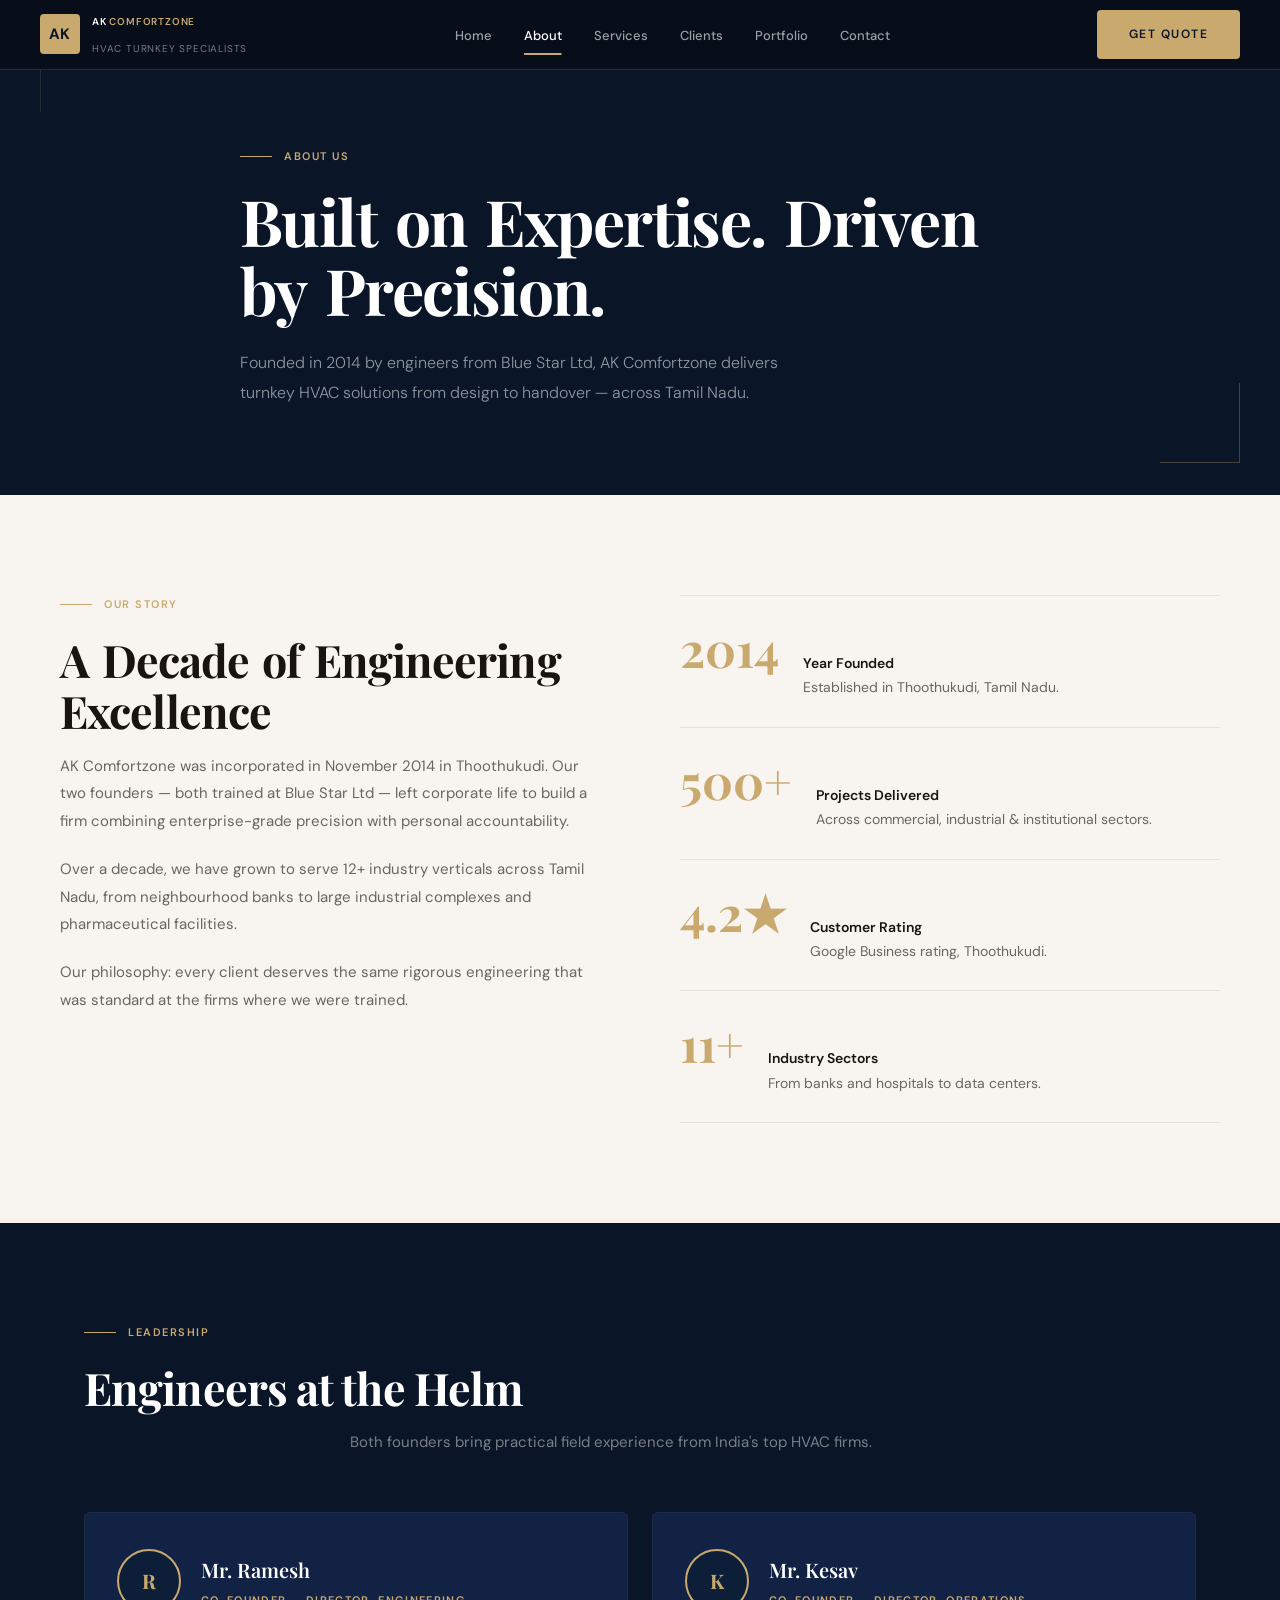
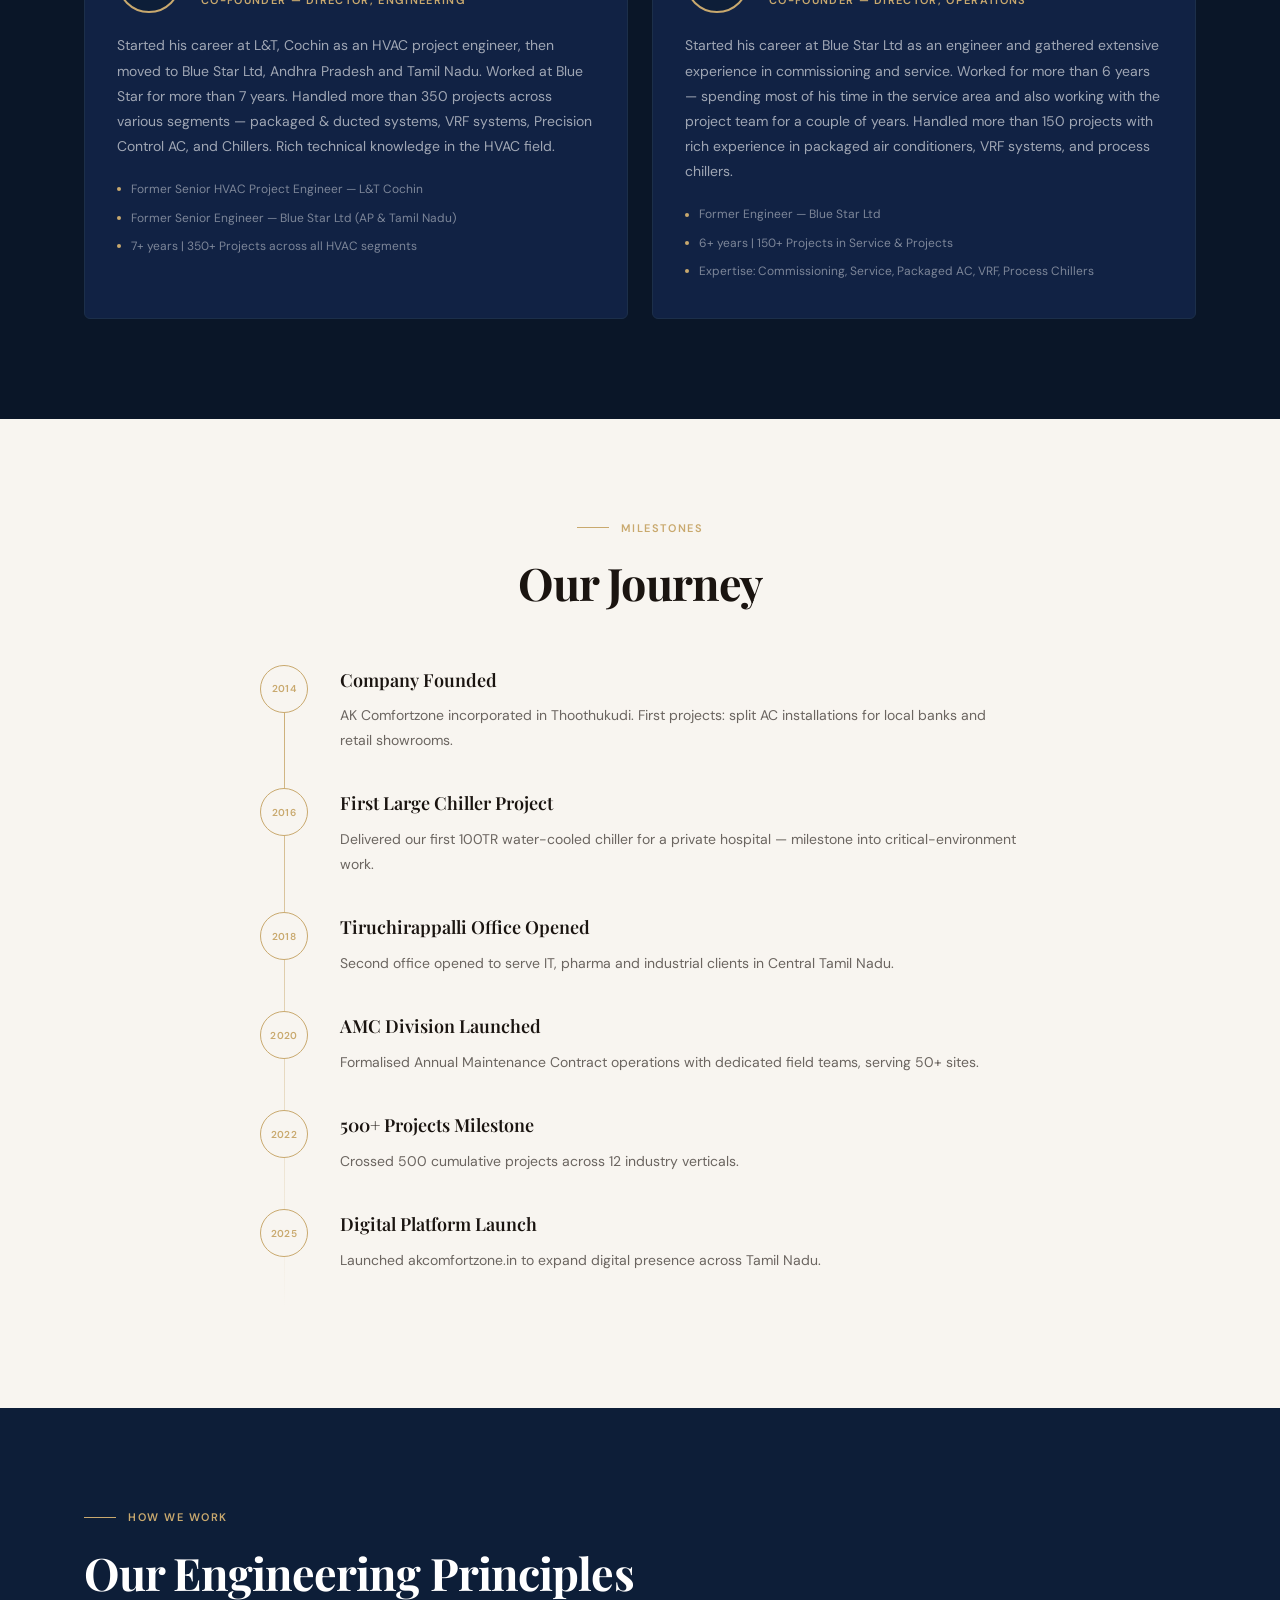
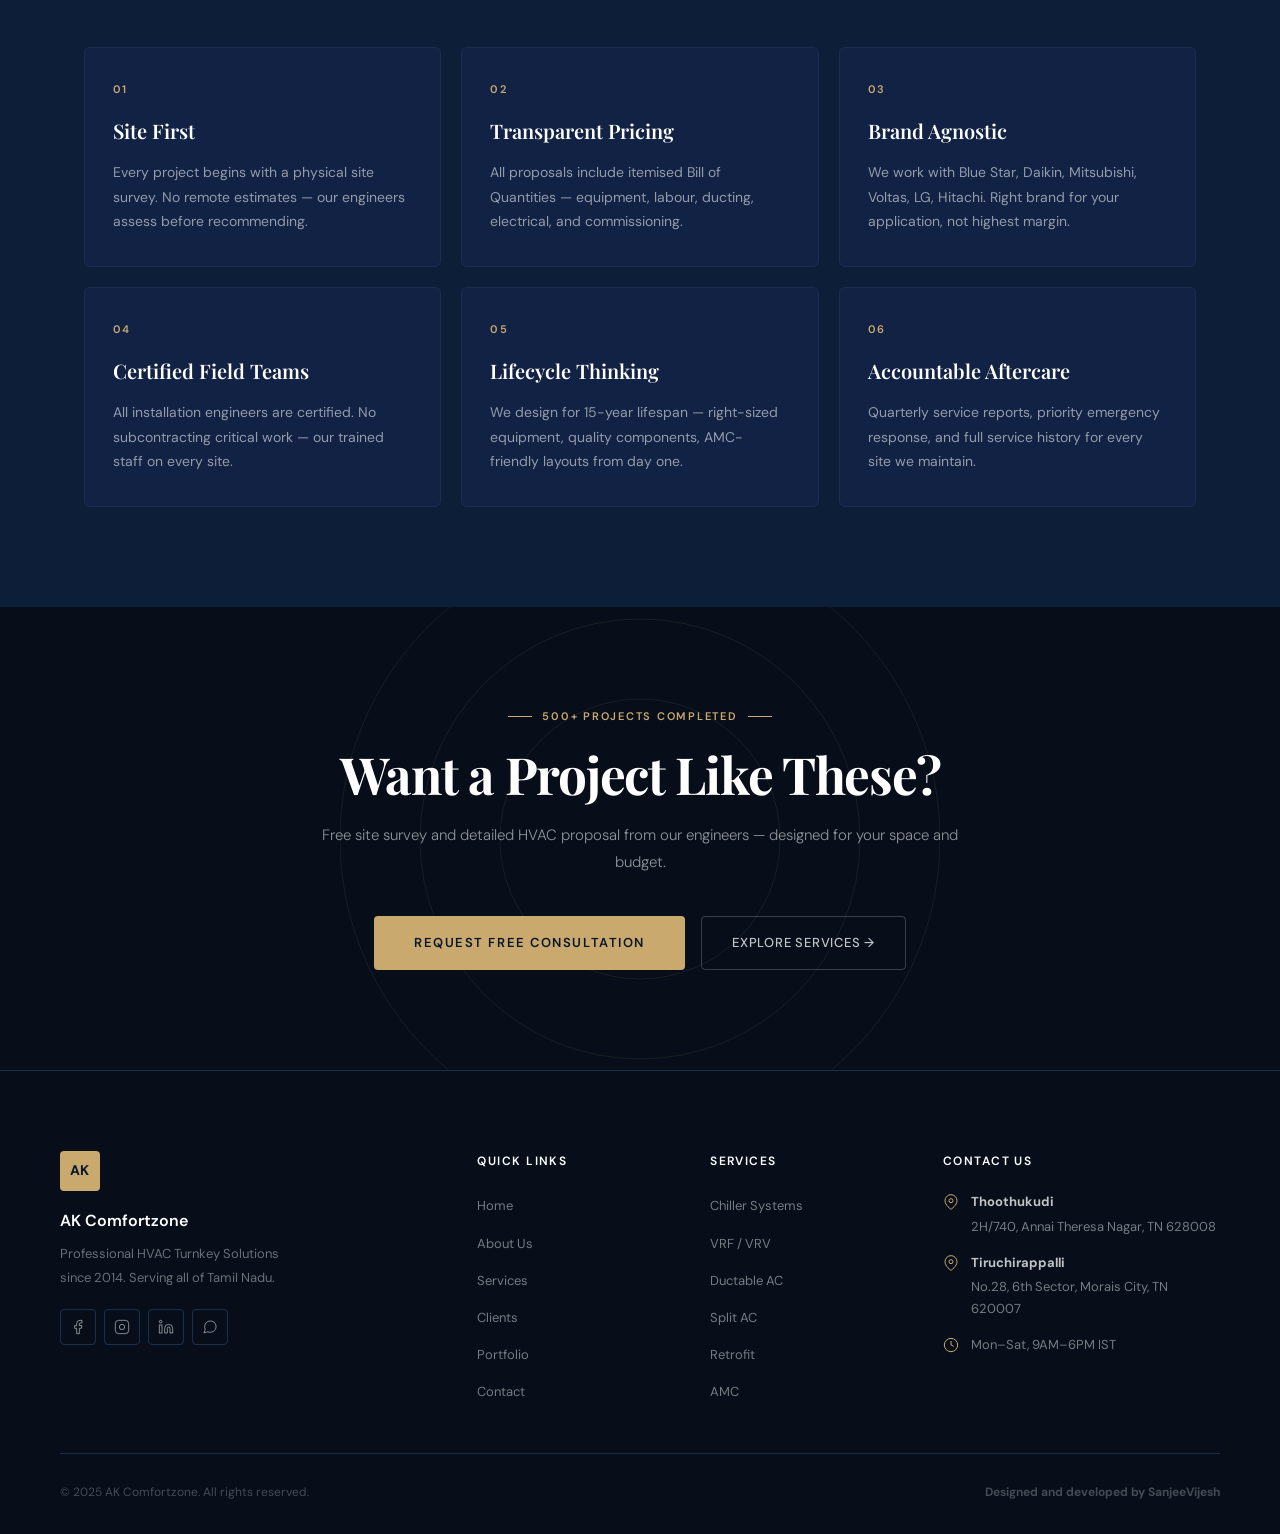
<file: about.html>
<!DOCTYPE html>
<html lang="en">
<head>
  <meta charset="UTF-8"/>
  <meta name="viewport" content="width=device-width, initial-scale=1.0"/>
  <meta name="description" content="About AK Comfortzone — Founded 2014 by ex-Blue Star engineers. 500+ projects, 10+ years, Tamil Nadu's trusted HVAC specialists."/>
  <meta name="robots" content="index, follow"/>
  <title>About Us — AK Comfortzone | Ex-Blue Star HVAC Engineers</title>
  <link rel="icon" type="image/png" href="assets/favicon.png"/>
  <link rel="preconnect" href="https://fonts.googleapis.com"/>
  <link rel="preconnect" href="https://fonts.gstatic.com" crossorigin/>
  <link href="https://fonts.googleapis.com/css2?family=Playfair+Display:wght@400;600;700;900&family=DM+Sans:wght@300;400;500;600&display=swap" rel="stylesheet"/>
  <link rel="stylesheet" href="css/clay.css"/>
  <link rel="stylesheet" href="css/animations.css"/>
  <link rel="stylesheet" href="css/style.css"/>
  <link rel="stylesheet" href="css/responsive.css"/>
  <style>
    .page-hero{min-height:55vh;display:flex;align-items:center;padding:140px 24px 80px;background:var(--navy-deep);position:relative;overflow:hidden;}
    .page-hero::before{content:'';position:absolute;bottom:32px;right:40px;width:80px;height:80px;border-right:1px solid rgba(201,169,110,0.3);border-bottom:1px solid rgba(201,169,110,0.3);}
    .page-hero::after{content:'';position:absolute;top:32px;left:40px;width:80px;height:80px;border-left:1px solid rgba(201,169,110,0.15);border-top:1px solid rgba(201,169,110,0.15);}
    .page-hero-inner{max-width:800px;margin:0 auto;width:100%;position:relative;z-index:2;}
    .page-hero h1{font-family:var(--font-display);font-size:clamp(2.4rem,5vw,4rem);font-weight:700;line-height:1.08;letter-spacing:-0.025em;color:var(--text-white);margin-bottom:24px;}
    .page-hero p{font-size:16px;color:rgba(255,255,255,0.55);line-height:1.85;max-width:560px;font-weight:300;}
    .heritage-grid{display:grid;grid-template-columns:1fr 1fr;gap:80px;align-items:start;max-width:1160px;margin:0 auto;}
    .heritage-stat{padding:28px 0;border-bottom:1px solid var(--warm-border);display:flex;gap:24px;align-items:baseline;}
    .heritage-stat:first-child{border-top:1px solid var(--warm-border);}
    .heritage-num{font-family:var(--font-display);font-size:3rem;font-weight:700;color:var(--gold-primary);line-height:1;flex-shrink:0;}
    .heritage-stat-label{font-size:14px;color:var(--text-muted-l);line-height:1.6;}
    .heritage-stat-label strong{display:block;color:var(--text-dark);font-weight:600;margin-bottom:2px;}
    .team-grid{display:grid;grid-template-columns:1fr 1fr;gap:24px;max-width:1160px;margin:0 auto;}
    .team-card{background:var(--navy-card);border:1px solid var(--navy-border);border-radius:var(--card-radius);padding:36px 32px;}
    .team-card-header{display:flex;align-items:center;gap:20px;margin-bottom:20px;}
    .team-avatar{width:64px;height:64px;border-radius:50%;border:2px solid var(--gold-primary);background:var(--navy-mid);display:flex;align-items:center;justify-content:center;font-family:var(--font-display);font-size:20px;font-weight:700;color:var(--gold-primary);flex-shrink:0;}
    .team-name{font-family:var(--font-display);font-size:20px;font-weight:600;color:var(--text-white);margin-bottom:4px;}
    .team-role{font-size:11px;font-weight:600;letter-spacing:0.12em;text-transform:uppercase;color:var(--gold-primary);}
    .team-bio{font-size:14px;color:rgba(255,255,255,0.6);line-height:1.8;margin-bottom:20px;}
    .team-credentials{display:flex;flex-direction:column;gap:8px;}
    .cred-item{display:flex;align-items:center;gap:10px;font-size:12px;color:rgba(255,255,255,0.45);}
    .cred-dot{width:4px;height:4px;border-radius:50%;background:var(--gold-primary);flex-shrink:0;}
    .timeline{max-width:760px;margin:0 auto;display:flex;flex-direction:column;gap:0;position:relative;}
    .timeline::before{content:'';position:absolute;left:24px;top:0;bottom:0;width:1px;background:linear-gradient(to bottom,var(--gold-primary),transparent);}
    .timeline-item{display:flex;gap:32px;padding-bottom:36px;position:relative;}
    .tl-dot{width:48px;height:48px;border-radius:50%;border:1px solid var(--gold-primary);display:flex;align-items:center;justify-content:center;font-size:10px;font-weight:600;letter-spacing:0.04em;color:var(--gold-primary);flex-shrink:0;background:var(--warm-white);position:relative;z-index:1;}
    .tl-body h3{font-family:var(--font-display);font-size:18px;font-weight:600;color:var(--text-dark);margin-bottom:8px;}
    .tl-body p{font-size:14px;color:var(--text-muted-l);line-height:1.75;}
    .values-grid{display:grid;grid-template-columns:repeat(3,1fr);gap:20px;max-width:1160px;margin:0 auto;}
    .value-card{padding:32px 28px;border:1px solid var(--navy-border);border-radius:var(--card-radius);background:var(--navy-card);}
    .value-num{font-size:11px;font-weight:600;letter-spacing:0.12em;color:var(--gold-primary);margin-bottom:16px;}
    .value-title{font-family:var(--font-display);font-size:20px;font-weight:600;color:var(--text-white);margin-bottom:12px;}
    .value-desc{font-size:14px;color:rgba(255,255,255,0.55);line-height:1.75;}
    @media(max-width:1024px){.heritage-grid{grid-template-columns:1fr;gap:48px;}.team-grid{grid-template-columns:1fr;}.values-grid{grid-template-columns:1fr 1fr;}}
    @media(max-width:768px){.page-hero{padding:150px 16px 60px;}.values-grid{grid-template-columns:1fr;}}
  </style>
  <!-- Local Business Structured Data for SEO -->
  <script type="application/ld+json">
  {
    "@context": "https://schema.org",
    "@type": "HVACBusiness",
    "name": "AK Comfortzone",
    "image": "https://akcomfortzone.in/assets/favicon.png",
    "telephone": "+918754424085",
    "email": "info@akcomfortzone.in",
    "url": "https://akcomfortzone.in",
    "description": "Tamil Nadu's professional HVAC Turnkey Solutions since 2014.",
    "address": [
      {
        "@type": "PostalAddress",
        "streetAddress": "2H/740, Annai Theresa Nagar",
        "addressLocality": "Thoothukudi",
        "addressRegion": "TN",
        "postalCode": "628008",
        "addressCountry": "IN"
      },
      {
        "@type": "PostalAddress",
        "streetAddress": "No.28, 6th Sector, Morais City",
        "addressLocality": "Tiruchirappalli",
        "addressRegion": "TN",
        "postalCode": "620007",
        "addressCountry": "IN"
      }
    ],
    "openingHours": "Mo-Sa 09:00-18:00",
    "aggregateRating": {
      "@type": "AggregateRating",
      "ratingValue": "4.7",
      "reviewCount": "120"
    }
  }
  </script>
</head>
<body style="overflow-x:hidden;">

<div id="drawerOverlay" style="display:none;position:fixed;inset:0;background:rgba(7,14,26,0.75);backdrop-filter:blur(6px);z-index:998;"></div>
<div id="mobileDrawer" class="mobile-drawer" role="dialog" aria-modal="true" aria-label="Site navigation">
  <div class="drawer-handle" aria-hidden="true"></div>
  <nav><a href="index.html">Home</a><a href="about.html">About</a><a href="services.html">Services</a><a href="clients.html">Clients</a><a href="portfolio.html">Portfolio</a><a href="contact.html">Contact</a></nav>
  <div class="drawer-cta-row"><a href="contact.html" class="btn-primary btn-primary-lg" style="width:100%;justify-content:center;margin-top:40px;">REQUEST QUOTE</a></div>
</div>

<header role="banner">
  <nav id="navbar" aria-label="Main navigation">
    <a href="index.html" class="nav-logo">
      <div class="nav-logo-mark" aria-hidden="true">AK</div>
      <div class="nav-logo-text"><strong><span class="logo-ak">AK</span><span class="logo-cz"> COMFORTZONE</span></strong><span>HVAC Turnkey Specialists</span></div>
    </a>
    <ul class="nav-links" role="list">
      <li><a href="index.html">Home</a></li><li><a href="about.html" class="active">About</a></li><li><a href="services.html">Services</a></li><li><a href="clients.html">Clients</a></li><li><a href="portfolio.html">Portfolio</a></li><li><a href="contact.html">Contact</a></li>
    </ul>
    <div class="nav-cta">
      <a href="contact.html" class="btn-primary" id="nav-quote-btn">GET QUOTE</a>
      <button class="hamburger" id="hamburger" aria-label="Open navigation" aria-expanded="false"><span></span><span></span><span></span></button>
    </div>
  </nav>
</header>

<main>

<section class="page-hero" aria-labelledby="about-h1">
  <div class="page-hero-inner">
    <div class="eyebrow">ABOUT US</div>
    <h1 id="about-h1" data-word-reveal="true">Built on Expertise. Driven by Precision.</h1>
    <p>Founded in 2014 by engineers from Blue Star Ltd, AK Comfortzone delivers turnkey HVAC solutions from design to handover — across Tamil Nadu.</p>
  </div>
</section>

<!-- STORY -->
<section style="background:var(--warm-white);padding:100px 24px;" aria-labelledby="story-h2">
  <div class="heritage-grid">
    <div>
      <div class="eyebrow" style="color:var(--gold-primary);">OUR STORY</div>
      <h2 class="section-heading on-light" id="story-h2" data-word-reveal="true">A Decade of Engineering Excellence</h2>
      <p style="font-size:15px;color:var(--text-muted-l);line-height:1.85;margin-bottom:20px;">AK Comfortzone was incorporated in November 2014 in Thoothukudi. Our two founders — both trained at Blue Star Ltd — left corporate life to build a firm combining enterprise-grade precision with personal accountability.</p>
      <p style="font-size:15px;color:var(--text-muted-l);line-height:1.85;margin-bottom:20px;">Over a decade, we have grown to serve 12+ industry verticals across Tamil Nadu, from neighbourhood banks to large industrial complexes and pharmaceutical facilities.</p>
      <p style="font-size:15px;color:var(--text-muted-l);line-height:1.85;">Our philosophy: every client deserves the same rigorous engineering that was standard at the firms where we were trained.</p>
    </div>
    <div data-reveal data-stats-section>
      <div class="heritage-stat"><div class="heritage-num" data-count="2014">2014</div><div class="heritage-stat-label"><strong>Year Founded</strong>Established in Thoothukudi, Tamil Nadu.</div></div>
      <div class="heritage-stat"><div class="heritage-num" data-count="500" data-suffix="+">500+</div><div class="heritage-stat-label"><strong>Projects Delivered</strong>Across commercial, industrial &amp; institutional sectors.</div></div>
      <div class="heritage-stat"><div class="heritage-num" data-count="4.7" data-decimals="1" data-suffix="★">4.7★</div><div class="heritage-stat-label"><strong>Customer Rating</strong>Google Business rating, Thoothukudi.</div></div>
      <div class="heritage-stat"><div class="heritage-num" data-count="12" data-suffix="+">12+</div><div class="heritage-stat-label"><strong>Industry Sectors</strong>From banks and hospitals to data centers.</div></div>
    </div>
  </div>
</section>

<!-- TEAM -->
<section style="background:var(--navy-deep);padding:100px 24px;" aria-labelledby="team-h2">
  <div class="container">
    <div class="eyebrow">LEADERSHIP</div>
    <h2 class="section-heading" id="team-h2">Engineers at the Helm</h2>
    <p class="section-sub">Both founders bring practical field experience from India's top HVAC firms.</p>
    <div class="team-grid">
      <div class="team-card reveal">
        <div class="team-card-header"><div class="team-avatar">R</div><div><div class="team-name">Mr. Ramesh</div><div class="team-role">Co-Founder — Director, Engineering</div></div></div>
        <p class="team-bio">Started his career at L&amp;T, Cochin as an HVAC project engineer, then moved to Blue Star Ltd, Andhra Pradesh and Tamil Nadu. Worked at Blue Star for more than 7 years. Handled more than 350 projects across various segments — packaged &amp; ducted systems, VRF systems, Precision Control AC, and Chillers. Rich technical knowledge in the HVAC field.</p>
        <div class="team-credentials">
          <div class="cred-item"><span class="cred-dot"></span>Former Senior HVAC Project Engineer — L&amp;T Cochin</div>
          <div class="cred-item"><span class="cred-dot"></span>Former Senior Engineer — Blue Star Ltd (AP &amp; Tamil Nadu)</div>
          <div class="cred-item"><span class="cred-dot"></span>7+ years | 350+ Projects across all HVAC segments</div>
        </div>
      </div>
      <div class="team-card reveal reveal-delay-1">
        <div class="team-card-header"><div class="team-avatar">K</div><div><div class="team-name">Mr. Kesav</div><div class="team-role">Co-Founder — Director, Operations</div></div></div>
        <p class="team-bio">Started his career at Blue Star Ltd as an engineer and gathered extensive experience in commissioning and service. Worked for more than 6 years — spending most of his time in the service area and also working with the project team for a couple of years. Handled more than 150 projects with rich experience in packaged air conditioners, VRF systems, and process chillers.</p>
        <div class="team-credentials">
          <div class="cred-item"><span class="cred-dot"></span>Former Engineer — Blue Star Ltd</div>
          <div class="cred-item"><span class="cred-dot"></span>6+ years | 150+ Projects in Service &amp; Projects</div>
          <div class="cred-item"><span class="cred-dot"></span>Expertise: Commissioning, Service, Packaged AC, VRF, Process Chillers</div>
        </div>
      </div>
    </div>
  </div>
</section>

<!-- TIMELINE -->
<section style="background:var(--warm-white);padding:100px 24px;" aria-labelledby="timeline-h2">
  <div class="container">
    <div class="text-center"><div class="eyebrow" style="justify-content:center;color:var(--gold-primary);">MILESTONES</div><h2 class="section-heading on-light" id="timeline-h2">Our Journey</h2></div>
    <div class="timeline" style="margin-top:56px;">
      <div class="timeline-item reveal"><div class="tl-dot">2014</div><div class="tl-body"><h3>Company Founded</h3><p>AK Comfortzone incorporated in Thoothukudi. First projects: split AC installations for local banks and retail showrooms.</p></div></div>
      <div class="timeline-item reveal reveal-delay-1"><div class="tl-dot">2016</div><div class="tl-body"><h3>First Large Chiller Project</h3><p>Delivered our first 100TR water-cooled chiller for a private hospital — milestone into critical-environment work.</p></div></div>
      <div class="timeline-item reveal reveal-delay-2"><div class="tl-dot">2018</div><div class="tl-body"><h3>Tiruchirappalli Office Opened</h3><p>Second office opened to serve IT, pharma and industrial clients in Central Tamil Nadu.</p></div></div>
      <div class="timeline-item reveal"><div class="tl-dot">2020</div><div class="tl-body"><h3>AMC Division Launched</h3><p>Formalised Annual Maintenance Contract operations with dedicated field teams, serving 50+ sites.</p></div></div>
      <div class="timeline-item reveal reveal-delay-1"><div class="tl-dot">2022</div><div class="tl-body"><h3>500+ Projects Milestone</h3><p>Crossed 500 cumulative projects across 12 industry verticals.</p></div></div>
      <div class="timeline-item reveal reveal-delay-2"><div class="tl-dot">2025</div><div class="tl-body"><h3>Digital Platform Launch</h3><p>Launched akcomfortzone.in to expand digital presence across Tamil Nadu.</p></div></div>
    </div>
  </div>
</section>

<!-- VALUES -->
<section style="background:var(--navy-mid);padding:100px 24px;" aria-labelledby="values-h2">
  <div class="container">
    <div class="eyebrow">HOW WE WORK</div>
    <h2 class="section-heading" id="values-h2">Our Engineering Principles</h2>
    <div class="values-grid" style="margin-top:48px;">
      <div class="value-card reveal"><div class="value-num">01</div><div class="value-title">Site First</div><p class="value-desc">Every project begins with a physical site survey. No remote estimates — our engineers assess before recommending.</p></div>
      <div class="value-card reveal reveal-delay-1"><div class="value-num">02</div><div class="value-title">Transparent Pricing</div><p class="value-desc">All proposals include itemised Bill of Quantities — equipment, labour, ducting, electrical, and commissioning.</p></div>
      <div class="value-card reveal reveal-delay-2"><div class="value-num">03</div><div class="value-title">Brand Agnostic</div><p class="value-desc">We work with Blue Star, Daikin, Mitsubishi, Voltas, LG, Hitachi. Right brand for your application, not highest margin.</p></div>
      <div class="value-card reveal"><div class="value-num">04</div><div class="value-title">Certified Field Teams</div><p class="value-desc">All installation engineers are certified. No subcontracting critical work — our trained staff on every site.</p></div>
      <div class="value-card reveal reveal-delay-1"><div class="value-num">05</div><div class="value-title">Lifecycle Thinking</div><p class="value-desc">We design for 15-year lifespan — right-sized equipment, quality components, AMC-friendly layouts from day one.</p></div>
      <div class="value-card reveal reveal-delay-2"><div class="value-num">06</div><div class="value-title">Accountable Aftercare</div><p class="value-desc">Quarterly service reports, priority emergency response, and full service history for every site we maintain.</p></div>
    </div>
  </div>
</section>

<!-- CTA -->
<section id="cta-banner" aria-label="Start your project">
  <div class="cta-geometric" aria-hidden="true"><svg viewBox="0 0 600 600" width="600" height="600" style="position:absolute;opacity:0.5;"><circle cx="300" cy="300" r="140" fill="none" stroke="#C9A96E" stroke-width="0.5"/><circle cx="300" cy="300" r="220" fill="none" stroke="#C9A96E" stroke-width="0.5"/><circle cx="300" cy="300" r="300" fill="none" stroke="#C9A96E" stroke-width="0.5"/></svg></div>
  <div class="inner">
    <div class="cta-eyebrow">500+ PROJECTS COMPLETED</div>
    <h2>Want a Project Like These?</h2>
    <p>Free site survey and detailed HVAC proposal from our engineers — designed for your space and budget.</p>
    <div class="cta-actions">
      <a href="contact.html" class="btn-primary btn-primary-lg" id="about-cta">REQUEST FREE CONSULTATION</a>
      <a href="services.html" class="btn-secondary">EXPLORE SERVICES →</a>
    </div>
  </div>
</section>

</main>

<footer id="footer" role="contentinfo">
  <div class="footer-inner">
    <div class="footer-top">
      <div class="footer-brand">
        <div class="footer-logo-mark" aria-hidden="true">AK</div>
        <div class="footer-brand-name">AK Comfortzone</div>
        <p class="footer-tagline">Professional HVAC Turnkey Solutions since 2014. Serving all of Tamil Nadu.</p>
        <div class="footer-socials">
          <a href="#" class="social-btn" aria-label="Facebook"><svg viewBox="0 0 24 24" width="15" height="15" stroke="currentColor" fill="none" stroke-width="1.5"><path d="M18 2h-3a5 5 0 0 0-5 5v3H7v4h3v8h4v-8h3l1-4h-4V7a1 1 0 0 1 1-1h3z"/></svg></a>
          <a href="#" class="social-btn" aria-label="Instagram"><svg viewBox="0 0 24 24" width="15" height="15" stroke="currentColor" fill="none" stroke-width="1.5"><rect x="2" y="2" width="20" height="20" rx="5"/><circle cx="12" cy="12" r="4"/></svg></a>
          <a href="#" class="social-btn" aria-label="LinkedIn"><svg viewBox="0 0 24 24" width="15" height="15" stroke="currentColor" fill="none" stroke-width="1.5"><path d="M16 8a6 6 0 0 1 6 6v7h-4v-7a2 2 0 0 0-4 0v7h-4v-7a6 6 0 0 1 6-6z"/><rect x="2" y="9" width="4" height="12"/><circle cx="4" cy="4" r="2"/></svg></a>
          <a href="https://wa.me/918754424085" class="social-btn" aria-label="WhatsApp" target="_blank" rel="noopener"><svg viewBox="0 0 24 24" width="15" height="15" stroke="currentColor" fill="none" stroke-width="1.5"><path d="M21 11.5a8.38 8.38 0 0 1-.9 3.8 8.5 8.5 0 0 1-7.6 4.7 8.38 8.38 0 0 1-3.8-.9L3 21l1.9-5.7a8.38 8.38 0 0 1-.9-3.8 8.5 8.5 0 0 1 4.7-7.6 8.38 8.38 0 0 1 3.8-.9h.5a8.48 8.48 0 0 1 8 8v.5z"/></svg></a>
        </div>
      </div>
      <div class="footer-col"><h4>Quick Links</h4><ul><li><a href="index.html">Home</a></li><li><a href="about.html">About Us</a></li><li><a href="services.html">Services</a></li><li><a href="clients.html">Clients</a></li><li><a href="portfolio.html">Portfolio</a></li><li><a href="contact.html">Contact</a></li></ul></div>
      <div class="footer-col"><h4>Services</h4><ul><li><a href="services.html#chillers">Chiller Systems</a></li><li><a href="services.html#vrf">VRF / VRV</a></li><li><a href="services.html#ductable">Ductable AC</a></li><li><a href="services.html#split">Split AC</a></li><li><a href="services.html#retrofit">Retrofit</a></li><li><a href="services.html#amc">AMC</a></li></ul></div>
      <div class="footer-col">
        <h4>Contact Us</h4>
        <div class="footer-contact-item"><svg class="icon-svg" viewBox="0 0 24 24"><path d="M21 10c0 7-9 13-9 13s-9-6-9-13a9 9 0 0 1 18 0z"/><circle cx="12" cy="10" r="3"/></svg><p><strong>Thoothukudi</strong>2H/740, Annai Theresa Nagar, TN 628008</p></div>
        <div class="footer-contact-item"><svg class="icon-svg" viewBox="0 0 24 24"><path d="M21 10c0 7-9 13-9 13s-9-6-9-13a9 9 0 0 1 18 0z"/><circle cx="12" cy="10" r="3"/></svg><p><strong>Tiruchirappalli</strong>No.28, 6th Sector, Morais City, TN 620007</p></div>
        <div class="footer-contact-item"><svg class="icon-svg" viewBox="0 0 24 24"><circle cx="12" cy="12" r="10"/><polyline points="12 6 12 12 16 14"/></svg><p>Mon–Sat, 9AM–6PM IST</p></div>
      </div>
    </div>
    <div class="footer-bottom"><p>© 2025 AK Comfortzone. All rights reserved.</p><p><strong>Designed and developed by SanjeeVijesh</strong></p></div>
  </div>
</footer>

<script src="js/main.js" defer></script>
<script src="js/counter.js" defer></script>
<script src="js/scroll-effects.js" defer></script>
</body>
</html>
</file>
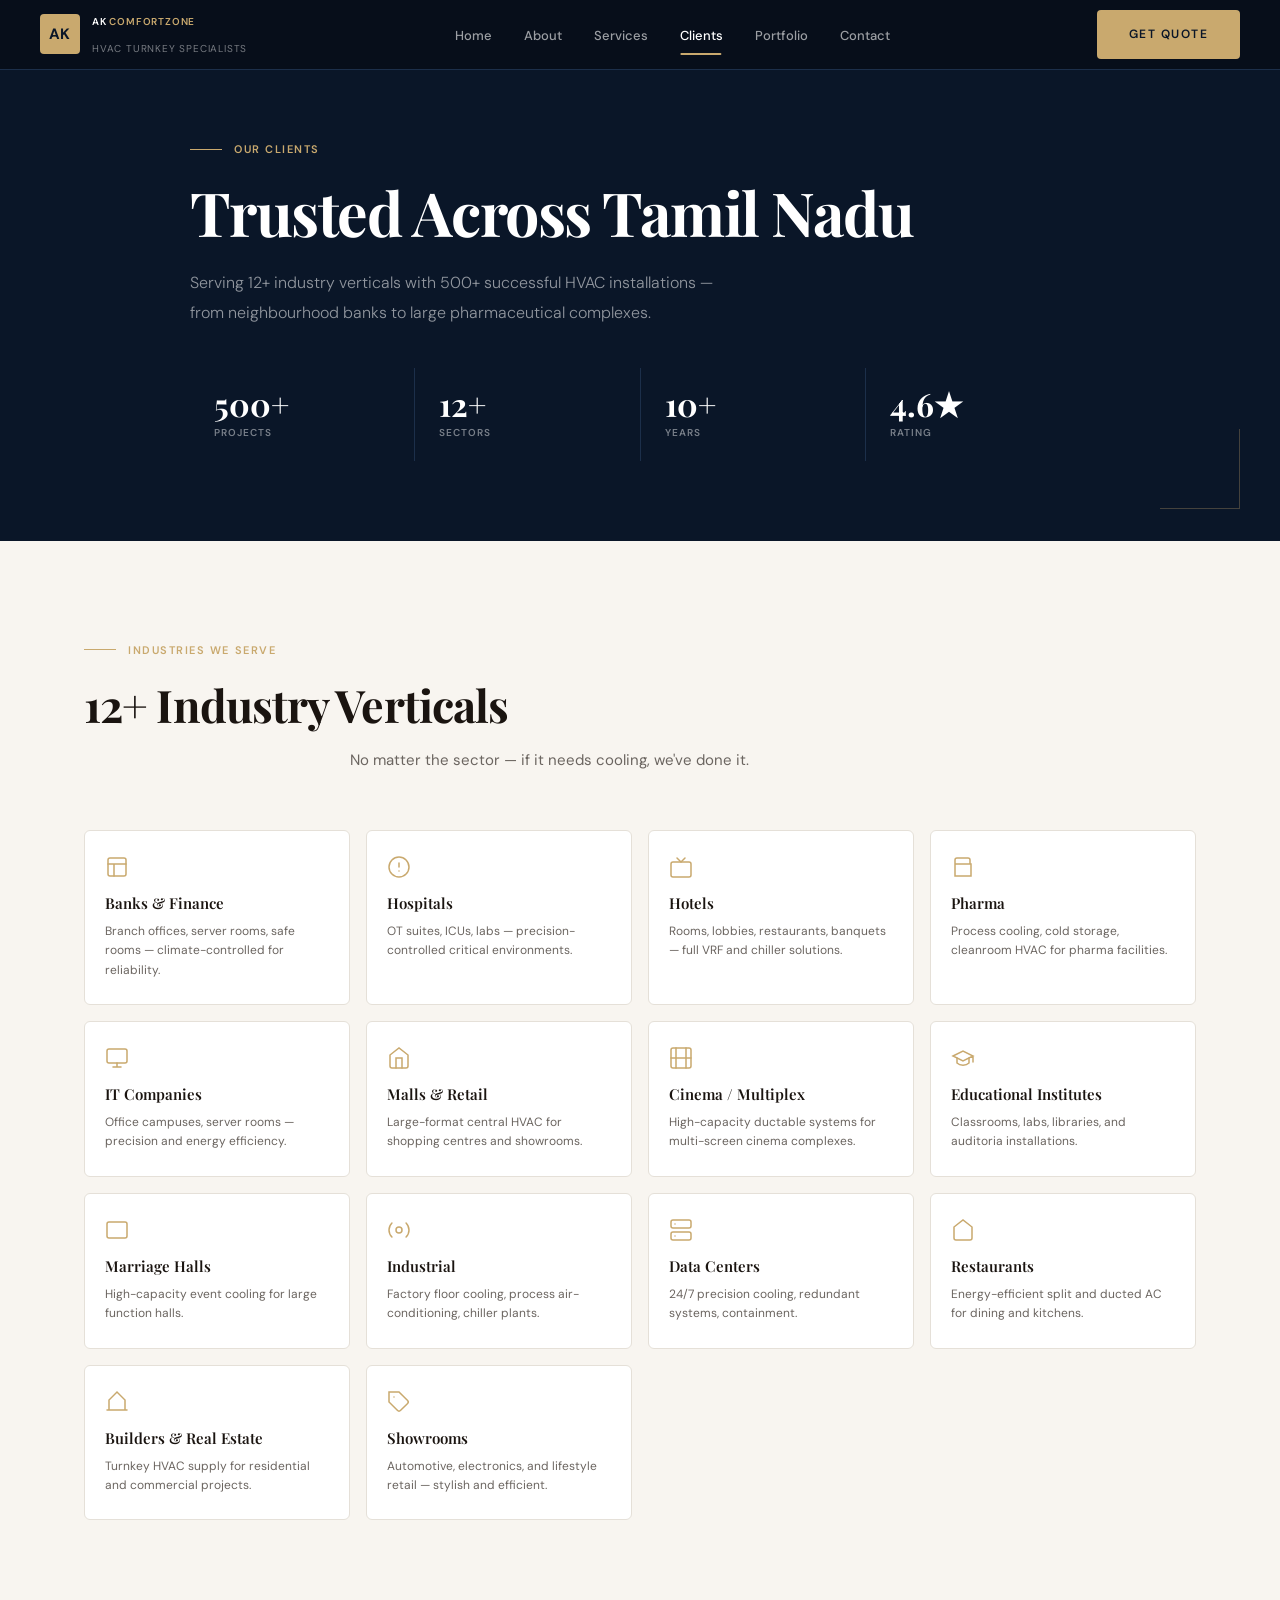
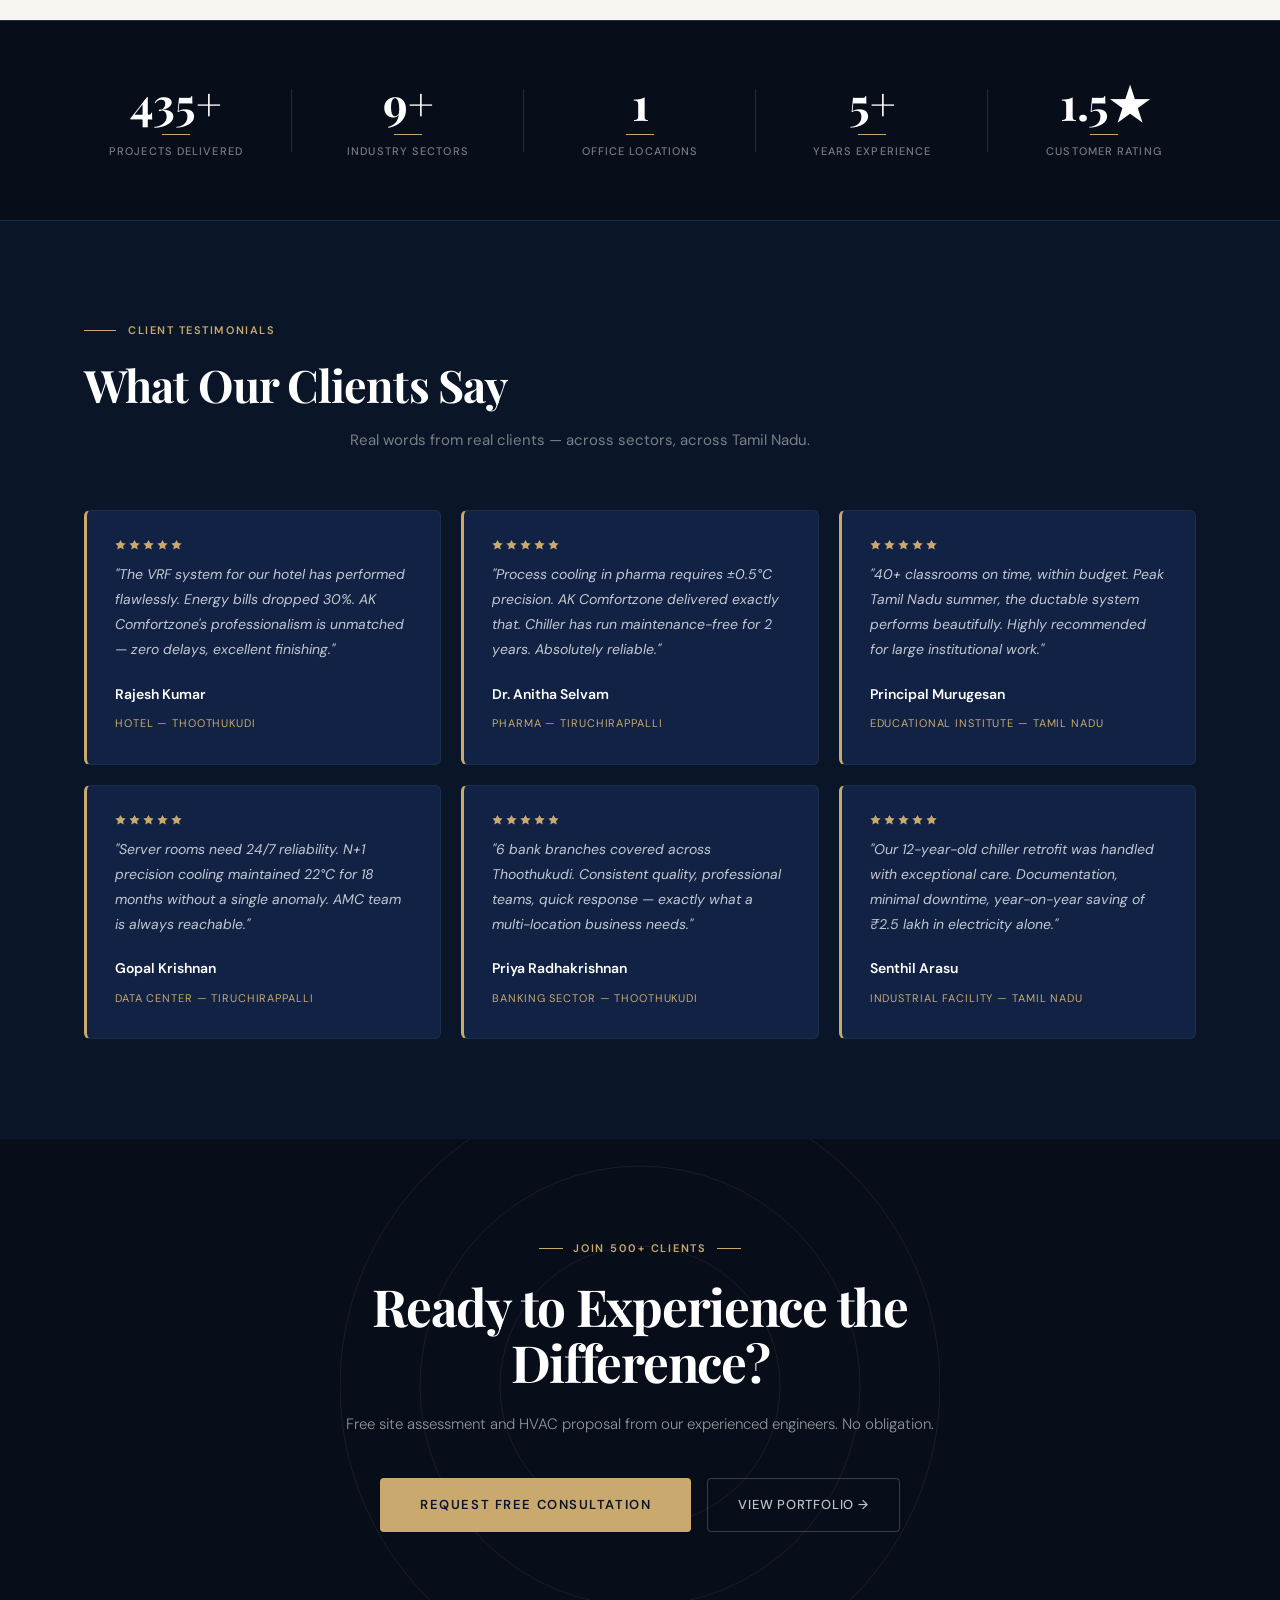
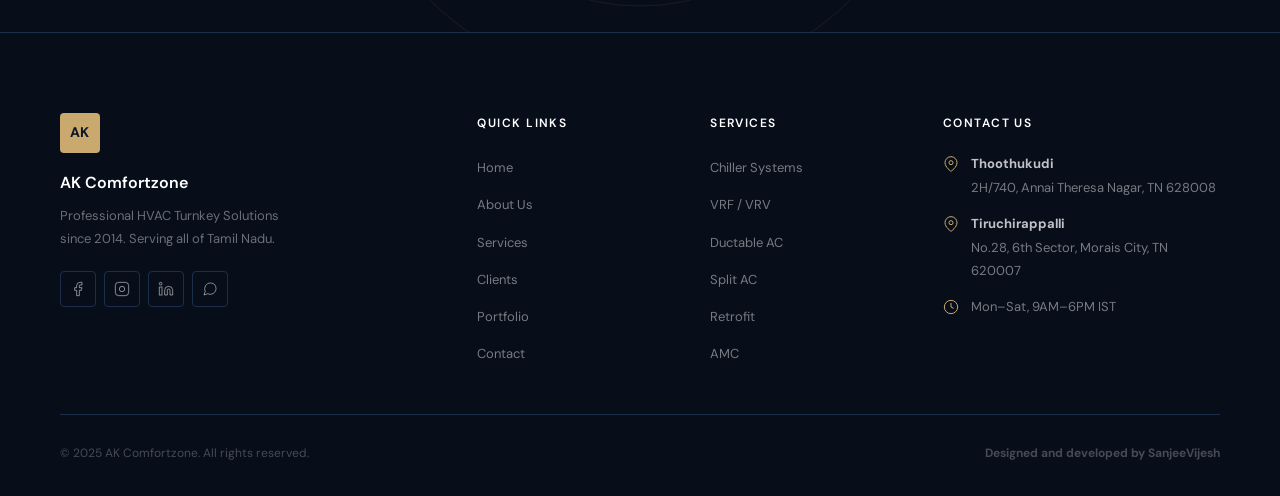
<file: clients.html>
<!DOCTYPE html>
<html lang="en">
<head>
  <meta charset="UTF-8"/>
  <meta name="viewport" content="width=device-width, initial-scale=1.0"/>
  <meta name="description" content="AK Comfortzone Clients — 500+ installations across 12+ industry sectors in Tamil Nadu. Banks, hospitals, pharma, IT, hotels, data centers and more."/>
  <meta name="robots" content="index, follow"/>
  <title>Clients — AK Comfortzone | Trusted Across Tamil Nadu</title>
  <link rel="icon" type="image/png" href="assets/favicon.png"/>
  <link rel="preconnect" href="https://fonts.googleapis.com"/>
  <link rel="preconnect" href="https://fonts.gstatic.com" crossorigin/>
  <link href="https://fonts.googleapis.com/css2?family=Playfair+Display:wght@400;600;700;900&family=DM+Sans:wght@300;400;500;600&display=swap" rel="stylesheet"/>
  <link rel="stylesheet" href="css/clay.css"/>
  <link rel="stylesheet" href="css/animations.css"/>
  <link rel="stylesheet" href="css/style.css"/>
  <link rel="stylesheet" href="css/responsive.css"/>
  <style>
    .page-hero{min-height:50vh;display:flex;align-items:center;padding:140px 24px 80px;background:var(--navy-deep);position:relative;overflow:hidden;}
    .page-hero::before{content:'';position:absolute;bottom:32px;right:40px;width:80px;height:80px;border-right:1px solid rgba(201,169,110,0.3);border-bottom:1px solid rgba(201,169,110,0.3);}
    .page-hero-inner{max-width:900px;margin:0 auto;width:100%;position:relative;z-index:2;}
    .page-hero h1{font-family:var(--font-display);font-size:clamp(2.2rem,5vw,3.8rem);font-weight:700;line-height:1.08;letter-spacing:-0.025em;color:var(--text-white);margin-bottom:24px;}
    .page-hero p{font-size:16px;color:rgba(255,255,255,0.55);line-height:1.85;max-width:560px;font-weight:300;margin-bottom:40px;}

    /* Hero stats ribbon (inline) */
    .hero-stat-row{display:flex;gap:0;flex-wrap:wrap;}
    .h-stat{flex:1;min-width:120px;padding:20px 24px;border-right:1px solid var(--navy-border);}
    .h-stat:last-child{border-right:none;}
    .h-stat-num{font-family:var(--font-display);font-size:2rem;font-weight:700;color:var(--text-white);line-height:1;margin-bottom:4px;}
    .h-stat-label{font-size:10px;font-weight:600;letter-spacing:0.1em;text-transform:uppercase;color:var(--text-muted-d);}

    /* Sectors grid — 4 col */
    .sector-cards-grid{display:grid;grid-template-columns:repeat(4,1fr);gap:16px;}
    .sector-card-cp{padding:24px 20px;border:1px solid var(--warm-border);border-radius:var(--card-radius);background:var(--warm-card);text-align:left;transition:border-color 0.25s ease,transform 0.25s ease;}
    .sector-card-cp:hover{border-color:var(--gold-primary);transform:translateY(-4px);}
    .sector-icon-line{margin-bottom:12px;stroke:var(--gold-primary);}
    .sector-card-cp h3{font-family:var(--font-display);font-size:15px;font-weight:600;color:var(--text-dark);margin-bottom:6px;}
    .sector-card-cp p{font-size:12px;color:var(--text-muted-l);line-height:1.6;}

    /* Testimonials — masonry-style on dark */
    .testi-cols{display:grid;grid-template-columns:1fr 1fr 1fr;gap:20px;margin-top:48px;}
    .testi-col-card{background:var(--navy-card);border:1px solid var(--navy-border);border-radius:var(--card-radius);padding:28px;border-left:3px solid var(--gold-primary);}
    .masonry-text{font-size:14px;color:rgba(255,255,255,0.75);line-height:1.8;font-style:italic;margin-bottom:20px;}
    .masonry-author strong{font-size:14px;font-weight:600;color:var(--text-white);display:block;margin-bottom:2px;}
    .masonry-author span{font-size:11px;letter-spacing:0.08em;text-transform:uppercase;color:var(--gold-primary);}
    .masonry-stars{display:flex;gap:3px;margin-bottom:12px;}
    .masonry-stars svg{fill:var(--gold-primary);}

    /* Stats banner (mid-page) */
    .mid-stats{background:var(--navy-deepest);padding:60px 24px;border-top:1px solid var(--navy-border);border-bottom:1px solid var(--navy-border);}

    @media(max-width:1024px){.sector-cards-grid{grid-template-columns:repeat(3,1fr);}.testi-cols{grid-template-columns:1fr 1fr;}}
    @media(max-width:768px){.page-hero{padding:150px 16px 60px;}.sector-cards-grid{grid-template-columns:repeat(2,1fr);}.testi-cols{grid-template-columns:1fr;}.hero-stat-row{flex-wrap:wrap;}.h-stat{min-width:50%;border-right:none;border-bottom:1px solid var(--navy-border);}}
  </style>
  <!-- Local Business Structured Data for SEO -->
  <script type="application/ld+json">
  {
    "@context": "https://schema.org",
    "@type": "HVACBusiness",
    "name": "AK Comfortzone",
    "image": "https://akcomfortzone.in/assets/favicon.png",
    "telephone": "+918754424085",
    "email": "info@akcomfortzone.in",
    "url": "https://akcomfortzone.in",
    "description": "Tamil Nadu's professional HVAC Turnkey Solutions since 2014.",
    "address": [
      {
        "@type": "PostalAddress",
        "streetAddress": "2H/740, Annai Theresa Nagar",
        "addressLocality": "Thoothukudi",
        "addressRegion": "TN",
        "postalCode": "628008",
        "addressCountry": "IN"
      },
      {
        "@type": "PostalAddress",
        "streetAddress": "No.28, 6th Sector, Morais City",
        "addressLocality": "Tiruchirappalli",
        "addressRegion": "TN",
        "postalCode": "620007",
        "addressCountry": "IN"
      }
    ],
    "openingHours": "Mo-Sa 09:00-18:00",
    "aggregateRating": {
      "@type": "AggregateRating",
      "ratingValue": "4.7",
      "reviewCount": "120"
    }
  }
  </script>
</head>
<body style="overflow-x:hidden;">

<div id="drawerOverlay" style="display:none;position:fixed;inset:0;background:rgba(7,14,26,0.75);backdrop-filter:blur(6px);z-index:998;"></div>
<div id="mobileDrawer" class="mobile-drawer" role="dialog" aria-modal="true" aria-label="Site navigation">
  <div class="drawer-handle" aria-hidden="true"></div>
  <nav><a href="index.html">Home</a><a href="about.html">About</a><a href="services.html">Services</a><a href="clients.html">Clients</a><a href="portfolio.html">Portfolio</a><a href="contact.html">Contact</a></nav>
  <div class="drawer-cta-row"><a href="contact.html" class="btn-primary btn-primary-lg" style="width:100%;justify-content:center;margin-top:40px;">REQUEST QUOTE</a></div>
</div>

<header role="banner">
  <nav id="navbar" aria-label="Main navigation">
    <a href="index.html" class="nav-logo"><div class="nav-logo-mark" aria-hidden="true">AK</div><div class="nav-logo-text"><strong><span class="logo-ak">AK</span><span class="logo-cz"> COMFORTZONE</span></strong><span>HVAC Turnkey Specialists</span></div></a>
    <ul class="nav-links" role="list">
      <li><a href="index.html">Home</a></li><li><a href="about.html">About</a></li><li><a href="services.html">Services</a></li><li><a href="clients.html" class="active">Clients</a></li><li><a href="portfolio.html">Portfolio</a></li><li><a href="contact.html">Contact</a></li>
    </ul>
    <div class="nav-cta"><a href="contact.html" class="btn-primary" id="nav-quote-btn">GET QUOTE</a><button class="hamburger" id="hamburger" aria-label="Open navigation" aria-expanded="false"><span></span><span></span><span></span></button></div>
  </nav>
</header>

<main>

<!-- HERO -->
<section class="page-hero" aria-labelledby="clients-h1">
  <div class="page-hero-inner">
    <div class="eyebrow">OUR CLIENTS</div>
    <h1 id="clients-h1">Trusted Across Tamil Nadu</h1>
    <p>Serving 12+ industry verticals with 500+ successful HVAC installations — from neighbourhood banks to large pharmaceutical complexes.</p>
    <div class="hero-stat-row" data-stats-section aria-label="Key statistics">
      <div class="h-stat"><div class="h-stat-num" data-count="500" data-suffix="+">500+</div><div class="h-stat-label">Projects</div></div>
      <div class="h-stat"><div class="h-stat-num" data-count="12" data-suffix="+">12+</div><div class="h-stat-label">Sectors</div></div>
      <div class="h-stat"><div class="h-stat-num" data-count="10" data-suffix="+">10+</div><div class="h-stat-label">Years</div></div>
      <div class="h-stat"><div class="h-stat-num" data-count="4.7" data-decimals="1" data-suffix="★">4.7★</div><div class="h-stat-label">Rating</div></div>
    </div>
  </div>
</section>

<!-- SECTORS -->
<section style="background:var(--warm-white);padding:100px 24px;" aria-labelledby="sectors-clients-h2">
  <div class="container">
    <div class="eyebrow" style="color:var(--gold-primary);">INDUSTRIES WE SERVE</div>
    <h2 class="section-heading on-light" id="sectors-clients-h2">12+ Industry Verticals</h2>
    <p class="section-sub on-light">No matter the sector — if it needs cooling, we've done it.</p>
    <div class="sector-cards-grid" role="list">

      <div class="sector-card-cp reveal" role="listitem">
        <svg class="sector-icon-line" width="24" height="24" viewBox="0 0 24 24" fill="none" stroke-width="1.5" stroke-linecap="round"><rect x="3" y="3" width="18" height="18" rx="2"/><path d="M3 9h18M9 21V9"/></svg>
        <h3>Banks &amp; Finance</h3><p>Branch offices, server rooms, safe rooms — climate-controlled for reliability.</p>
      </div>
      <div class="sector-card-cp reveal reveal-delay-1" role="listitem">
        <svg class="sector-icon-line" width="24" height="24" viewBox="0 0 24 24" fill="none" stroke-width="1.5" stroke-linecap="round"><path d="M12 2a10 10 0 1 0 0 20A10 10 0 0 0 12 2z"/><path d="M12 8v4M12 16h.01"/></svg>
        <h3>Hospitals</h3><p>OT suites, ICUs, labs — precision-controlled critical environments.</p>
      </div>
      <div class="sector-card-cp reveal reveal-delay-2" role="listitem">
        <svg class="sector-icon-line" width="24" height="24" viewBox="0 0 24 24" fill="none" stroke-width="1.5" stroke-linecap="round"><rect x="2" y="7" width="20" height="15" rx="2"/><path d="M16 3L12 7L8 3"/></svg>
        <h3>Hotels</h3><p>Rooms, lobbies, restaurants, banquets — full VRF and chiller solutions.</p>
      </div>
      <div class="sector-card-cp reveal reveal-delay-3" role="listitem">
        <svg class="sector-icon-line" width="24" height="24" viewBox="0 0 24 24" fill="none" stroke-width="1.5" stroke-linecap="round"><path d="M9 3H6a2 2 0 0 0-2 2v4m5-6h8a2 2 0 0 1 2 2v4M4 9h16v12H4z"/></svg>
        <h3>Pharma</h3><p>Process cooling, cold storage, cleanroom HVAC for pharma facilities.</p>
      </div>
      <div class="sector-card-cp reveal" role="listitem">
        <svg class="sector-icon-line" width="24" height="24" viewBox="0 0 24 24" fill="none" stroke-width="1.5" stroke-linecap="round"><rect x="2" y="3" width="20" height="14" rx="2"/><path d="M8 21h8M12 17v4"/></svg>
        <h3>IT Companies</h3><p>Office campuses, server rooms — precision and energy efficiency.</p>
      </div>
      <div class="sector-card-cp reveal reveal-delay-1" role="listitem">
        <svg class="sector-icon-line" width="24" height="24" viewBox="0 0 24 24" fill="none" stroke-width="1.5" stroke-linecap="round"><path d="M3 9l9-7 9 7v11a2 2 0 0 1-2 2H5a2 2 0 0 1-2-2z"/><polyline points="9 22 9 12 15 12 15 22"/></svg>
        <h3>Malls &amp; Retail</h3><p>Large-format central HVAC for shopping centres and showrooms.</p>
      </div>
      <div class="sector-card-cp reveal reveal-delay-2" role="listitem">
        <svg class="sector-icon-line" width="24" height="24" viewBox="0 0 24 24" fill="none" stroke-width="1.5" stroke-linecap="round"><rect x="2" y="2" width="20" height="20" rx="2"/><path d="M7 2v20M17 2v20M2 12h20"/></svg>
        <h3>Cinema / Multiplex</h3><p>High-capacity ductable systems for multi-screen cinema complexes.</p>
      </div>
      <div class="sector-card-cp reveal reveal-delay-3" role="listitem">
        <svg class="sector-icon-line" width="24" height="24" viewBox="0 0 24 24" fill="none" stroke-width="1.5" stroke-linecap="round"><path d="M22 10v6M2 10l10-5 10 5-10 5z"/><path d="M6 12v5c3 3 9 3 12 0v-5"/></svg>
        <h3>Educational Institutes</h3><p>Classrooms, labs, libraries, and auditoria installations.</p>
      </div>
      <div class="sector-card-cp reveal" role="listitem">
        <svg class="sector-icon-line" width="24" height="24" viewBox="0 0 24 24" fill="none" stroke-width="1.5" stroke-linecap="round"><path d="M4 4h16c1.1 0 2 .9 2 2v12c0 1.1-.9 2-2 2H4c-1.1 0-2-.9-2-2V6c0-1.1.9-2 2-2z"/></svg>
        <h3>Marriage Halls</h3><p>High-capacity event cooling for large function halls.</p>
      </div>
      <div class="sector-card-cp reveal reveal-delay-1" role="listitem">
        <svg class="sector-icon-line" width="24" height="24" viewBox="0 0 24 24" fill="none" stroke-width="1.5" stroke-linecap="round"><circle cx="12" cy="12" r="3"/><path d="M19.07 4.93a10 10 0 0 1 0 14.14M4.93 4.93a10 10 0 0 0 0 14.14"/></svg>
        <h3>Industrial</h3><p>Factory floor cooling, process air-conditioning, chiller plants.</p>
      </div>
      <div class="sector-card-cp reveal reveal-delay-2" role="listitem">
        <svg class="sector-icon-line" width="24" height="24" viewBox="0 0 24 24" fill="none" stroke-width="1.5" stroke-linecap="round"><rect x="2" y="2" width="20" height="8" rx="2"/><rect x="2" y="14" width="20" height="8" rx="2"/><path d="M6 6h.01M6 18h.01"/></svg>
        <h3>Data Centers</h3><p>24/7 precision cooling, redundant systems, containment.</p>
      </div>
      <div class="sector-card-cp reveal reveal-delay-3" role="listitem">
        <svg class="sector-icon-line" width="24" height="24" viewBox="0 0 24 24" fill="none" stroke-width="1.5" stroke-linecap="round"><path d="M3 9l9-7 9 7v11a2 2 0 0 1-2 2H5a2 2 0 0 1-2-2z"/></svg>
        <h3>Restaurants</h3><p>Energy-efficient split and ducted AC for dining and kitchens.</p>
      </div>
      <div class="sector-card-cp reveal" role="listitem">
        <svg class="sector-icon-line" width="24" height="24" viewBox="0 0 24 24" fill="none" stroke-width="1.5" stroke-linecap="round"><path d="M2 20h20M4 20V10l8-8 8 8v10"/></svg>
        <h3>Builders &amp; Real Estate</h3><p>Turnkey HVAC supply for residential and commercial projects.</p>
      </div>
      <div class="sector-card-cp reveal reveal-delay-1" role="listitem">
        <svg class="sector-icon-line" width="24" height="24" viewBox="0 0 24 24" fill="none" stroke-width="1.5" stroke-linecap="round"><path d="M20.59 13.41l-7.17 7.17a2 2 0 0 1-2.83 0L2 12V2h10l8.59 8.59a2 2 0 0 1 0 2.82z"/><line x1="7" y1="7" x2="7.01" y2="7"/></svg>
        <h3>Showrooms</h3><p>Automotive, electronics, and lifestyle retail — stylish and efficient.</p>
      </div>
    </div>
  </div>
</section>

<!-- MID STATS -->
<div class="mid-stats" data-stats-section aria-label="Project statistics">
  <div class="stats-band" style="max-width:1160px;margin:0 auto;" role="list">
    <div class="stat-band-item" role="listitem"><div class="stat-band-num" data-count="500" data-suffix="+">500+</div><div class="stat-band-divider"></div><div class="stat-band-label">Projects Delivered</div></div>
    <div class="stat-band-item" role="listitem"><div class="stat-band-num" data-count="12" data-suffix="+">12+</div><div class="stat-band-divider"></div><div class="stat-band-label">Industry Sectors</div></div>
    <div class="stat-band-item" role="listitem"><div class="stat-band-num" data-count="2">2</div><div class="stat-band-divider"></div><div class="stat-band-label">Office Locations</div></div>
    <div class="stat-band-item" role="listitem"><div class="stat-band-num" data-count="10" data-suffix="+">10+</div><div class="stat-band-divider"></div><div class="stat-band-label">Years Experience</div></div>
    <div class="stat-band-item" role="listitem"><div class="stat-band-num" data-count="4.7" data-decimals="1" data-suffix="★">4.7★</div><div class="stat-band-divider"></div><div class="stat-band-label">Customer Rating</div></div>
  </div>
</div>

<!-- TESTIMONIALS -->
<section style="background:var(--navy-deep);padding:100px 24px;" aria-labelledby="testi-clients-h2">
  <div class="container">
    <div class="eyebrow">CLIENT TESTIMONIALS</div>
    <h2 class="section-heading" id="testi-clients-h2">What Our Clients Say</h2>
    <p class="section-sub">Real words from real clients — across sectors, across Tamil Nadu.</p>
    <div class="testi-cols" role="list">
      <div class="testi-col-card reveal" role="listitem">
        <div class="masonry-stars" aria-label="5 stars"><svg width="11" height="11" viewBox="0 0 12 12"><polygon points="6,1 7.8,4.4 11.6,5 8.8,7.7 9.5,11.5 6,9.6 2.5,11.5 3.2,7.7 0.4,5 4.2,4.4"/></svg><svg width="11" height="11" viewBox="0 0 12 12"><polygon points="6,1 7.8,4.4 11.6,5 8.8,7.7 9.5,11.5 6,9.6 2.5,11.5 3.2,7.7 0.4,5 4.2,4.4"/></svg><svg width="11" height="11" viewBox="0 0 12 12"><polygon points="6,1 7.8,4.4 11.6,5 8.8,7.7 9.5,11.5 6,9.6 2.5,11.5 3.2,7.7 0.4,5 4.2,4.4"/></svg><svg width="11" height="11" viewBox="0 0 12 12"><polygon points="6,1 7.8,4.4 11.6,5 8.8,7.7 9.5,11.5 6,9.6 2.5,11.5 3.2,7.7 0.4,5 4.2,4.4"/></svg><svg width="11" height="11" viewBox="0 0 12 12"><polygon points="6,1 7.8,4.4 11.6,5 8.8,7.7 9.5,11.5 6,9.6 2.5,11.5 3.2,7.7 0.4,5 4.2,4.4"/></svg></div>
        <p class="masonry-text">"The VRF system for our hotel has performed flawlessly. Energy bills dropped 30%. AK Comfortzone's professionalism is unmatched — zero delays, excellent finishing."</p>
        <div class="masonry-author"><strong>Rajesh Kumar</strong><span>Hotel — Thoothukudi</span></div>
      </div>
      <div class="testi-col-card reveal reveal-delay-1" role="listitem">
        <div class="masonry-stars" aria-label="5 stars"><svg width="11" height="11" viewBox="0 0 12 12"><polygon points="6,1 7.8,4.4 11.6,5 8.8,7.7 9.5,11.5 6,9.6 2.5,11.5 3.2,7.7 0.4,5 4.2,4.4"/></svg><svg width="11" height="11" viewBox="0 0 12 12"><polygon points="6,1 7.8,4.4 11.6,5 8.8,7.7 9.5,11.5 6,9.6 2.5,11.5 3.2,7.7 0.4,5 4.2,4.4"/></svg><svg width="11" height="11" viewBox="0 0 12 12"><polygon points="6,1 7.8,4.4 11.6,5 8.8,7.7 9.5,11.5 6,9.6 2.5,11.5 3.2,7.7 0.4,5 4.2,4.4"/></svg><svg width="11" height="11" viewBox="0 0 12 12"><polygon points="6,1 7.8,4.4 11.6,5 8.8,7.7 9.5,11.5 6,9.6 2.5,11.5 3.2,7.7 0.4,5 4.2,4.4"/></svg><svg width="11" height="11" viewBox="0 0 12 12"><polygon points="6,1 7.8,4.4 11.6,5 8.8,7.7 9.5,11.5 6,9.6 2.5,11.5 3.2,7.7 0.4,5 4.2,4.4"/></svg></div>
        <p class="masonry-text">"Process cooling in pharma requires ±0.5°C precision. AK Comfortzone delivered exactly that. Chiller has run maintenance-free for 2 years. Absolutely reliable."</p>
        <div class="masonry-author"><strong>Dr. Anitha Selvam</strong><span>Pharma — Tiruchirappalli</span></div>
      </div>
      <div class="testi-col-card reveal reveal-delay-2" role="listitem">
        <div class="masonry-stars" aria-label="5 stars"><svg width="11" height="11" viewBox="0 0 12 12"><polygon points="6,1 7.8,4.4 11.6,5 8.8,7.7 9.5,11.5 6,9.6 2.5,11.5 3.2,7.7 0.4,5 4.2,4.4"/></svg><svg width="11" height="11" viewBox="0 0 12 12"><polygon points="6,1 7.8,4.4 11.6,5 8.8,7.7 9.5,11.5 6,9.6 2.5,11.5 3.2,7.7 0.4,5 4.2,4.4"/></svg><svg width="11" height="11" viewBox="0 0 12 12"><polygon points="6,1 7.8,4.4 11.6,5 8.8,7.7 9.5,11.5 6,9.6 2.5,11.5 3.2,7.7 0.4,5 4.2,4.4"/></svg><svg width="11" height="11" viewBox="0 0 12 12"><polygon points="6,1 7.8,4.4 11.6,5 8.8,7.7 9.5,11.5 6,9.6 2.5,11.5 3.2,7.7 0.4,5 4.2,4.4"/></svg><svg width="11" height="11" viewBox="0 0 12 12"><polygon points="6,1 7.8,4.4 11.6,5 8.8,7.7 9.5,11.5 6,9.6 2.5,11.5 3.2,7.7 0.4,5 4.2,4.4"/></svg></div>
        <p class="masonry-text">"40+ classrooms on time, within budget. Peak Tamil Nadu summer, the ductable system performs beautifully. Highly recommended for large institutional work."</p>
        <div class="masonry-author"><strong>Principal Murugesan</strong><span>Educational Institute — Tamil Nadu</span></div>
      </div>
      <div class="testi-col-card reveal" role="listitem">
        <div class="masonry-stars" aria-label="5 stars"><svg width="11" height="11" viewBox="0 0 12 12"><polygon points="6,1 7.8,4.4 11.6,5 8.8,7.7 9.5,11.5 6,9.6 2.5,11.5 3.2,7.7 0.4,5 4.2,4.4"/></svg><svg width="11" height="11" viewBox="0 0 12 12"><polygon points="6,1 7.8,4.4 11.6,5 8.8,7.7 9.5,11.5 6,9.6 2.5,11.5 3.2,7.7 0.4,5 4.2,4.4"/></svg><svg width="11" height="11" viewBox="0 0 12 12"><polygon points="6,1 7.8,4.4 11.6,5 8.8,7.7 9.5,11.5 6,9.6 2.5,11.5 3.2,7.7 0.4,5 4.2,4.4"/></svg><svg width="11" height="11" viewBox="0 0 12 12"><polygon points="6,1 7.8,4.4 11.6,5 8.8,7.7 9.5,11.5 6,9.6 2.5,11.5 3.2,7.7 0.4,5 4.2,4.4"/></svg><svg width="11" height="11" viewBox="0 0 12 12"><polygon points="6,1 7.8,4.4 11.6,5 8.8,7.7 9.5,11.5 6,9.6 2.5,11.5 3.2,7.7 0.4,5 4.2,4.4"/></svg></div>
        <p class="masonry-text">"Server rooms need 24/7 reliability. N+1 precision cooling maintained 22°C for 18 months without a single anomaly. AMC team is always reachable."</p>
        <div class="masonry-author"><strong>Gopal Krishnan</strong><span>Data Center — Tiruchirappalli</span></div>
      </div>
      <div class="testi-col-card reveal reveal-delay-1" role="listitem">
        <div class="masonry-stars" aria-label="5 stars"><svg width="11" height="11" viewBox="0 0 12 12"><polygon points="6,1 7.8,4.4 11.6,5 8.8,7.7 9.5,11.5 6,9.6 2.5,11.5 3.2,7.7 0.4,5 4.2,4.4"/></svg><svg width="11" height="11" viewBox="0 0 12 12"><polygon points="6,1 7.8,4.4 11.6,5 8.8,7.7 9.5,11.5 6,9.6 2.5,11.5 3.2,7.7 0.4,5 4.2,4.4"/></svg><svg width="11" height="11" viewBox="0 0 12 12"><polygon points="6,1 7.8,4.4 11.6,5 8.8,7.7 9.5,11.5 6,9.6 2.5,11.5 3.2,7.7 0.4,5 4.2,4.4"/></svg><svg width="11" height="11" viewBox="0 0 12 12"><polygon points="6,1 7.8,4.4 11.6,5 8.8,7.7 9.5,11.5 6,9.6 2.5,11.5 3.2,7.7 0.4,5 4.2,4.4"/></svg><svg width="11" height="11" viewBox="0 0 12 12"><polygon points="6,1 7.8,4.4 11.6,5 8.8,7.7 9.5,11.5 6,9.6 2.5,11.5 3.2,7.7 0.4,5 4.2,4.4"/></svg></div>
        <p class="masonry-text">"6 bank branches covered across Thoothukudi. Consistent quality, professional teams, quick response — exactly what a multi-location business needs."</p>
        <div class="masonry-author"><strong>Priya Radhakrishnan</strong><span>Banking Sector — Thoothukudi</span></div>
      </div>
      <div class="testi-col-card reveal reveal-delay-2" role="listitem">
        <div class="masonry-stars" aria-label="5 stars"><svg width="11" height="11" viewBox="0 0 12 12"><polygon points="6,1 7.8,4.4 11.6,5 8.8,7.7 9.5,11.5 6,9.6 2.5,11.5 3.2,7.7 0.4,5 4.2,4.4"/></svg><svg width="11" height="11" viewBox="0 0 12 12"><polygon points="6,1 7.8,4.4 11.6,5 8.8,7.7 9.5,11.5 6,9.6 2.5,11.5 3.2,7.7 0.4,5 4.2,4.4"/></svg><svg width="11" height="11" viewBox="0 0 12 12"><polygon points="6,1 7.8,4.4 11.6,5 8.8,7.7 9.5,11.5 6,9.6 2.5,11.5 3.2,7.7 0.4,5 4.2,4.4"/></svg><svg width="11" height="11" viewBox="0 0 12 12"><polygon points="6,1 7.8,4.4 11.6,5 8.8,7.7 9.5,11.5 6,9.6 2.5,11.5 3.2,7.7 0.4,5 4.2,4.4"/></svg><svg width="11" height="11" viewBox="0 0 12 12"><polygon points="6,1 7.8,4.4 11.6,5 8.8,7.7 9.5,11.5 6,9.6 2.5,11.5 3.2,7.7 0.4,5 4.2,4.4"/></svg></div>
        <p class="masonry-text">"Our 12-year-old chiller retrofit was handled with exceptional care. Documentation, minimal downtime, year-on-year saving of ₹2.5 lakh in electricity alone."</p>
        <div class="masonry-author"><strong>Senthil Arasu</strong><span>Industrial Facility — Tamil Nadu</span></div>
      </div>
    </div>
  </div>
</section>

<!-- CTA -->
<section id="cta-banner" aria-label="Join our clients">
  <div class="cta-geometric" aria-hidden="true"><svg viewBox="0 0 600 600" width="600" height="600" style="position:absolute;opacity:0.5;"><circle cx="300" cy="300" r="140" fill="none" stroke="#C9A96E" stroke-width="0.5"/><circle cx="300" cy="300" r="220" fill="none" stroke="#C9A96E" stroke-width="0.5"/><circle cx="300" cy="300" r="300" fill="none" stroke="#C9A96E" stroke-width="0.5"/></svg></div>
  <div class="inner">
    <div class="cta-eyebrow">JOIN 500+ CLIENTS</div>
    <h2>Ready to Experience the Difference?</h2>
    <p>Free site assessment and HVAC proposal from our experienced engineers. No obligation.</p>
    <div class="cta-actions">
      <a href="contact.html" class="btn-primary btn-primary-lg" id="clients-cta">REQUEST FREE CONSULTATION</a>
      <a href="portfolio.html" class="btn-secondary" id="clients-portfolio-btn">VIEW PORTFOLIO →</a>
    </div>
  </div>
</section>

</main>

<footer id="footer" role="contentinfo">
  <div class="footer-inner">
    <div class="footer-top">
      <div class="footer-brand">
        <div class="footer-logo-mark" aria-hidden="true">AK</div>
        <div class="footer-brand-name">AK Comfortzone</div>
        <p class="footer-tagline">Professional HVAC Turnkey Solutions since 2014. Serving all of Tamil Nadu.</p>
        <div class="footer-socials">
          <a href="#" class="social-btn" aria-label="Facebook"><svg viewBox="0 0 24 24" width="15" height="15" stroke="currentColor" fill="none" stroke-width="1.5"><path d="M18 2h-3a5 5 0 0 0-5 5v3H7v4h3v8h4v-8h3l1-4h-4V7a1 1 0 0 1 1-1h3z"/></svg></a>
          <a href="#" class="social-btn" aria-label="Instagram"><svg viewBox="0 0 24 24" width="15" height="15" stroke="currentColor" fill="none" stroke-width="1.5"><rect x="2" y="2" width="20" height="20" rx="5"/><circle cx="12" cy="12" r="4"/></svg></a>
          <a href="#" class="social-btn" aria-label="LinkedIn"><svg viewBox="0 0 24 24" width="15" height="15" stroke="currentColor" fill="none" stroke-width="1.5"><path d="M16 8a6 6 0 0 1 6 6v7h-4v-7a2 2 0 0 0-4 0v7h-4v-7a6 6 0 0 1 6-6z"/><rect x="2" y="9" width="4" height="12"/><circle cx="4" cy="4" r="2"/></svg></a>
          <a href="https://wa.me/918754424085" class="social-btn" aria-label="WhatsApp" target="_blank" rel="noopener"><svg viewBox="0 0 24 24" width="15" height="15" stroke="currentColor" fill="none" stroke-width="1.5"><path d="M21 11.5a8.38 8.38 0 0 1-.9 3.8 8.5 8.5 0 0 1-7.6 4.7 8.38 8.38 0 0 1-3.8-.9L3 21l1.9-5.7a8.38 8.38 0 0 1-.9-3.8 8.5 8.5 0 0 1 4.7-7.6 8.38 8.38 0 0 1 3.8-.9h.5a8.48 8.48 0 0 1 8 8v.5z"/></svg></a>
        </div>
      </div>
      <div class="footer-col"><h4>Quick Links</h4><ul><li><a href="index.html">Home</a></li><li><a href="about.html">About Us</a></li><li><a href="services.html">Services</a></li><li><a href="clients.html">Clients</a></li><li><a href="portfolio.html">Portfolio</a></li><li><a href="contact.html">Contact</a></li></ul></div>
      <div class="footer-col"><h4>Services</h4><ul><li><a href="services.html#chillers">Chiller Systems</a></li><li><a href="services.html#vrf">VRF / VRV</a></li><li><a href="services.html#ductable">Ductable AC</a></li><li><a href="services.html#split">Split AC</a></li><li><a href="services.html#retrofit">Retrofit</a></li><li><a href="services.html#amc">AMC</a></li></ul></div>
      <div class="footer-col">
        <h4>Contact Us</h4>
        <div class="footer-contact-item"><svg class="icon-svg" viewBox="0 0 24 24"><path d="M21 10c0 7-9 13-9 13s-9-6-9-13a9 9 0 0 1 18 0z"/><circle cx="12" cy="10" r="3"/></svg><p><strong>Thoothukudi</strong>2H/740, Annai Theresa Nagar, TN 628008</p></div>
        <div class="footer-contact-item"><svg class="icon-svg" viewBox="0 0 24 24"><path d="M21 10c0 7-9 13-9 13s-9-6-9-13a9 9 0 0 1 18 0z"/><circle cx="12" cy="10" r="3"/></svg><p><strong>Tiruchirappalli</strong>No.28, 6th Sector, Morais City, TN 620007</p></div>
        <div class="footer-contact-item"><svg class="icon-svg" viewBox="0 0 24 24"><circle cx="12" cy="12" r="10"/><polyline points="12 6 12 12 16 14"/></svg><p>Mon–Sat, 9AM–6PM IST</p></div>
      </div>
    </div>
    <div class="footer-bottom"><p>© 2025 AK Comfortzone. All rights reserved.</p><p><strong>Designed and developed by SanjeeVijesh</strong></p></div>
  </div>
</footer>

<script src="js/main.js" defer></script>
<script src="js/counter.js" defer></script>
<script src="js/scroll-effects.js" defer></script>
</body>
</html>
</file>
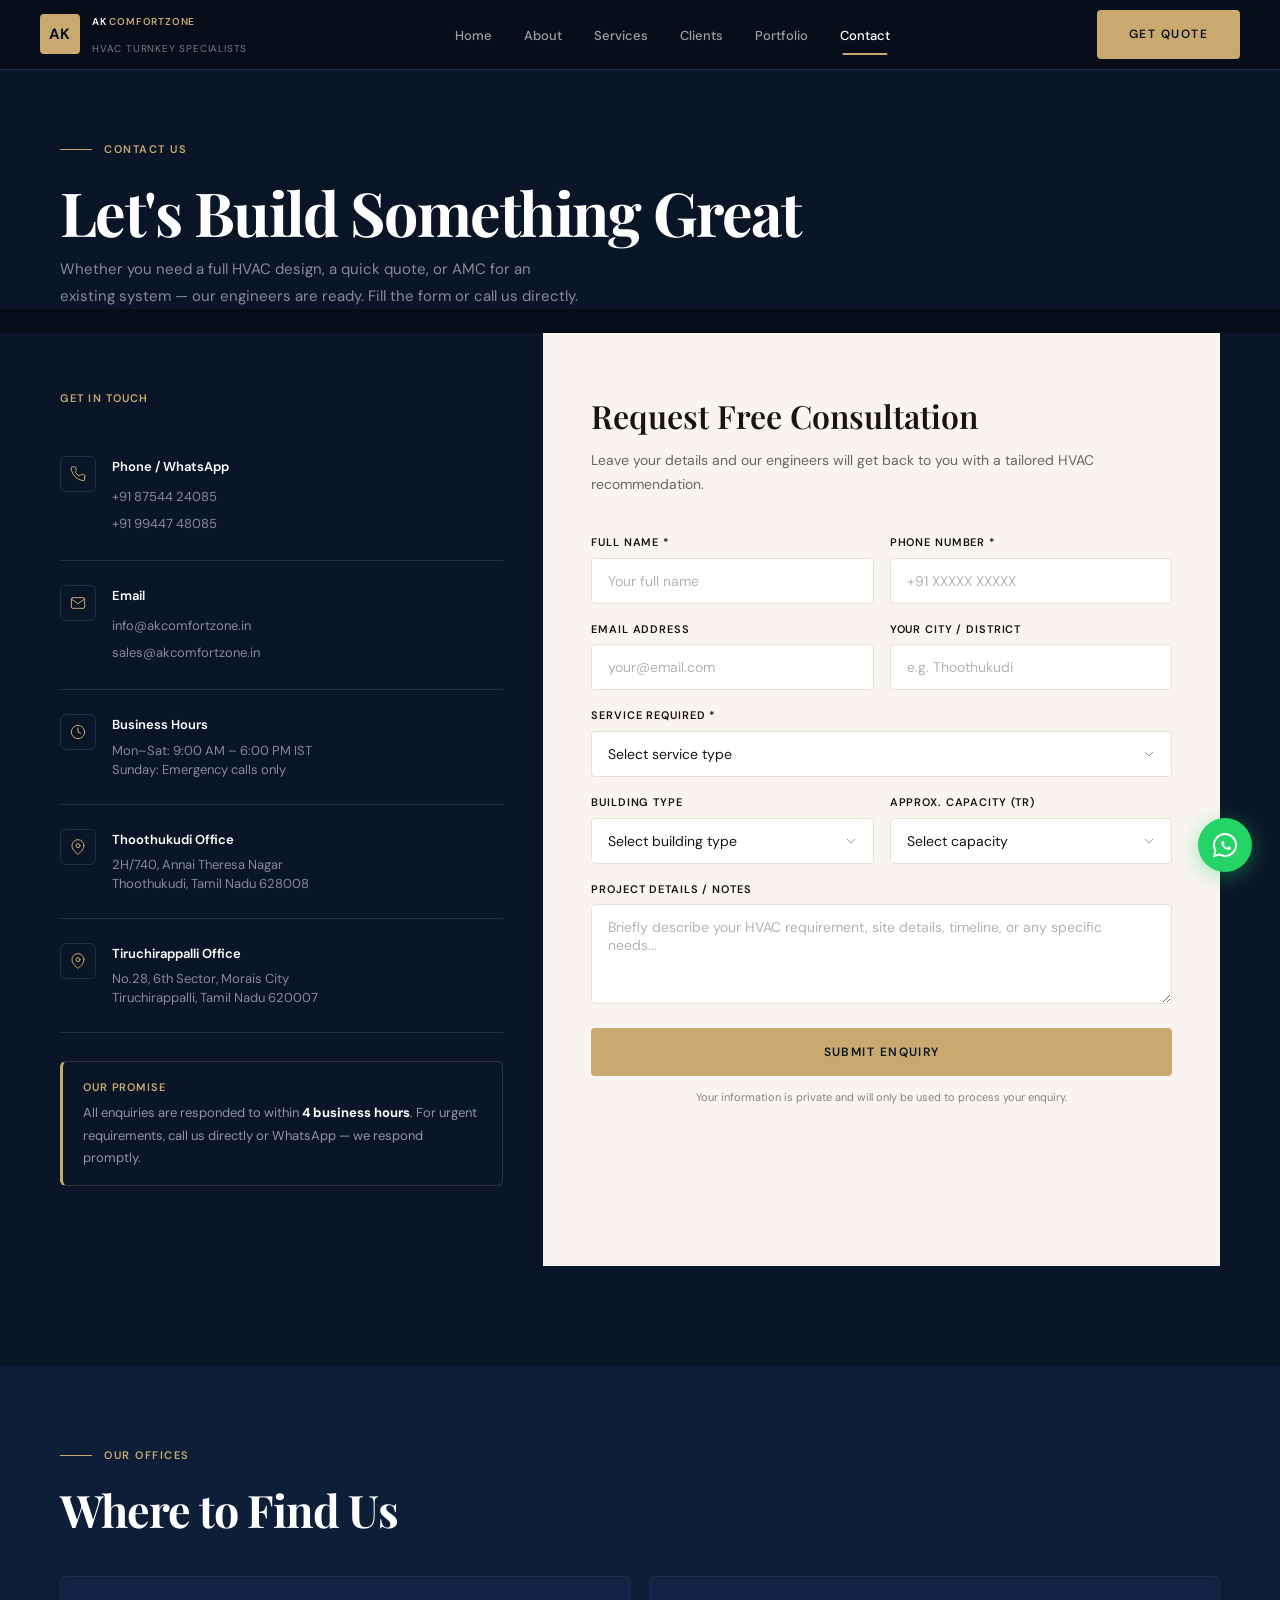
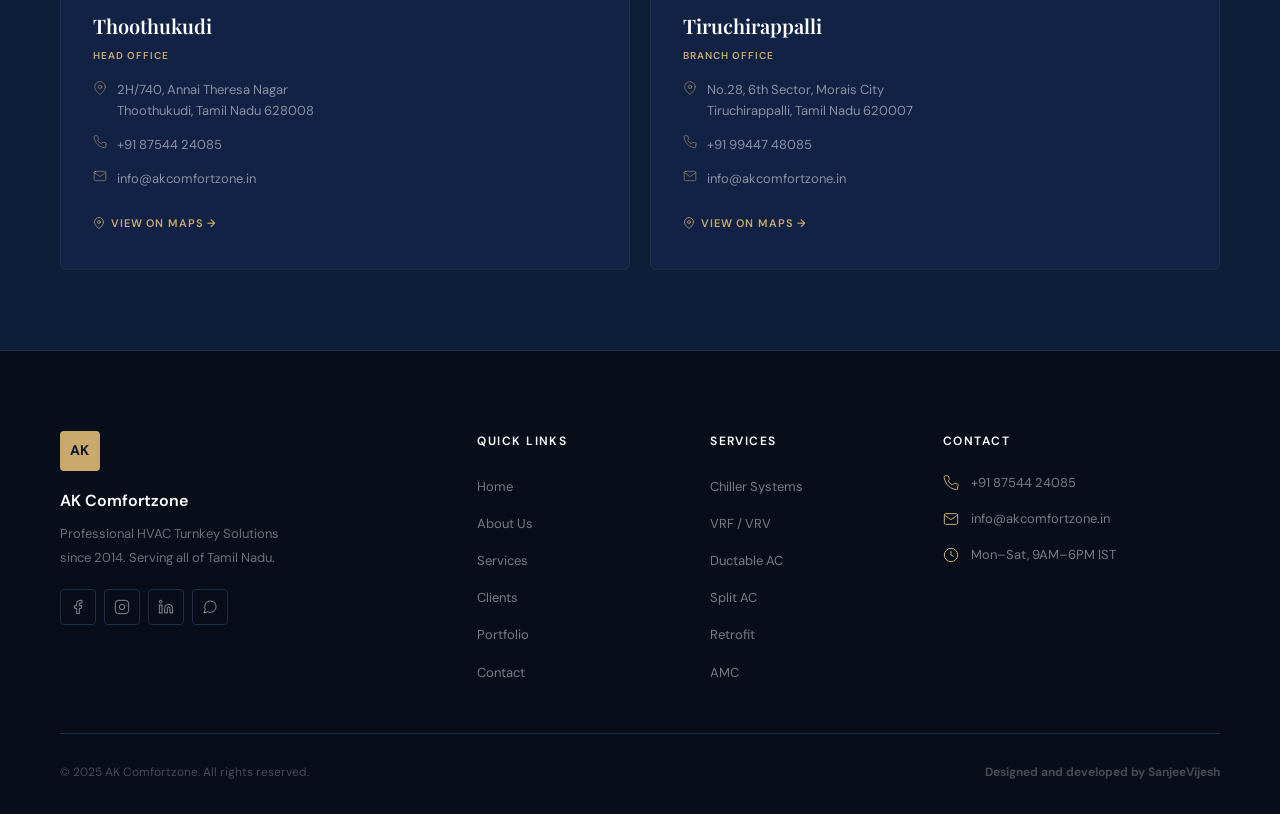
<file: contact.html>
<!DOCTYPE html>
<html lang="en">
<head>
  <meta charset="UTF-8"/>
  <meta name="viewport" content="width=device-width, initial-scale=1.0"/>
  <meta name="description" content="Contact AK Comfortzone — Request a free HVAC consultation in Thoothukudi or Tiruchirappalli. Call +91 87544 24085 or fill the enquiry form."/>
  <meta name="robots" content="index, follow"/>
  <title>Contact Us — AK Comfortzone | HVAC Consultation Tamil Nadu</title>
  <link rel="icon" type="image/png" href="assets/favicon.png"/>
  <link rel="preconnect" href="https://fonts.googleapis.com"/>
  <link rel="preconnect" href="https://fonts.gstatic.com" crossorigin/>
  <link href="https://fonts.googleapis.com/css2?family=Playfair+Display:wght@400;600;700;900&family=DM+Sans:wght@300;400;500;600&display=swap" rel="stylesheet"/>
  <link rel="stylesheet" href="css/clay.css"/>
  <link rel="stylesheet" href="css/animations.css"/>
  <link rel="stylesheet" href="css/style.css"/>
  <link rel="stylesheet" href="css/responsive.css"/>
  <style>
    .contact-hero{padding:140px 24px 0;background:var(--navy-deep);}
    .contact-hero-inner{max-width:1160px;margin:0 auto;}
    .contact-hero-inner h1{font-family:var(--font-display);font-size:clamp(2.2rem,5vw,3.8rem);font-weight:700;line-height:1.08;letter-spacing:-0.025em;color:var(--text-white);margin-bottom:12px;}
    .contact-hero-inner p{font-size:15px;color:rgba(255,255,255,0.5);max-width:520px;line-height:1.75;margin-bottom:24px;}

    /* Main contact layout */
    .contact-layout{display:grid;grid-template-columns:1fr 1.4fr;gap:0;max-width:1160px;margin:0 auto;background:var(--navy-deep);border-bottom:none;}
    .contact-info-col{padding:56px 40px 80px 0;display:flex;flex-direction:column;gap:0;}
    .contact-dividers-heading{font-size:11px;font-weight:600;letter-spacing:0.1em;text-transform:uppercase;color:var(--gold-primary);margin-bottom:24px;}

    /* Info Items */
    .info-block{padding:24px 0;border-bottom:1px solid var(--navy-border);display:flex;gap:16px;align-items:flex-start;}
    .info-block:first-of-type{border-top:1px solid var(--navy-border);}
    .info-icon-box{width:36px;height:36px;border:1px solid var(--navy-border);border-radius:var(--card-radius);display:flex;align-items:center;justify-content:center;flex-shrink:0;}
    .info-icon-box svg{stroke:var(--gold-primary);}
    .info-block strong{display:block;font-size:13px;font-weight:600;color:var(--text-white);margin-bottom:4px;}
    .info-block p,.info-block a{font-size:13px;color:rgba(255,255,255,0.5);line-height:1.5;text-decoration:none;}
    .info-block a:hover{color:var(--gold-primary);}

    /* Form Column */
    .contact-form-col{background:var(--warm-white);padding:56px 48px;}
    .form-heading{font-family:var(--font-display);font-size:clamp(1.4rem,2.5vw,2rem);font-weight:600;color:var(--text-dark);margin-bottom:6px;}
    .form-sub{font-size:14px;color:var(--text-muted-l);margin-bottom:36px;}
    .form-row{display:grid;grid-template-columns:1fr 1fr;gap:16px;}
    .form-group{display:flex;flex-direction:column;gap:6px;margin-bottom:16px;}
    .form-label{font-size:11px;font-weight:600;letter-spacing:0.08em;text-transform:uppercase;color:var(--text-dark);}
    .form-control{padding:12px 16px;border:1px solid var(--warm-border);border-radius:var(--card-radius);font-family:var(--font-body);font-size:14px;color:var(--text-dark);background:var(--warm-white);transition:border-color 0.2s ease,box-shadow 0.2s ease;outline:none;}
    .form-control:focus{border-color:var(--gold-primary);box-shadow:0 0 0 3px rgba(201,169,110,0.12);}
    .form-control::placeholder{color:rgba(0,0,0,0.3);}
    select.form-control{-webkit-appearance:none;appearance:none;background-image:url("data:image/svg+xml,%3Csvg viewBox='0 0 24 24' fill='none' stroke='%23999' stroke-width='1.5' xmlns='http://www.w3.org/2000/svg'%3E%3Cpolyline points='6 9 12 15 18 9'/%3E%3C/svg%3E");background-repeat:no-repeat;background-position:right 14px center;background-size:16px;padding-right:40px;}
    textarea.form-control{resize:vertical;min-height:100px;}
    .form-submit-btn{width:100%;padding:16px 24px;background:var(--gold-primary);color:var(--navy-deep);border:none;border-radius:var(--btn-radius);font-family:var(--font-body);font-size:12px;font-weight:600;letter-spacing:0.12em;text-transform:uppercase;cursor:pointer;transition:background 0.2s ease,opacity 0.2s ease;margin-top:8px;}
    .form-submit-btn:hover{opacity:0.88;}
    .form-privacy{font-size:11px;color:var(--warm-muted);text-align:center;margin-top:12px;}

    /* Offices section */
    .offices-grid{display:grid;grid-template-columns:1fr 1fr;gap:20px;max-width:1160px;margin:0 auto;}
    .office-card{padding:32px;border:1px solid var(--navy-border);border-radius:var(--card-radius);background:var(--navy-card);}
    .office-city{font-family:var(--font-display);font-size:20px;font-weight:600;color:var(--text-white);margin-bottom:4px;}
    .office-badge{font-size:10px;font-weight:600;letter-spacing:0.1em;text-transform:uppercase;color:var(--gold-primary);margin-bottom:16px;display:block;}
    .office-detail{display:flex;gap:10px;align-items:flex-start;margin-bottom:12px;}
    .office-detail svg{stroke:rgba(201,169,110,0.6);flex-shrink:0;margin-top:1px;}
    .office-detail span{font-size:13px;color:rgba(255,255,255,0.5);line-height:1.6;}
    .office-detail a{font-size:13px;color:rgba(255,255,255,0.5);text-decoration:none;}
    .office-detail a:hover{color:var(--gold-primary);}
    .office-map-link{display:inline-flex;align-items:center;gap:6px;font-size:11px;font-weight:600;letter-spacing:0.08em;text-transform:uppercase;color:var(--gold-primary);margin-top:12px;text-decoration:none;}

    /* Hours table */
    .hours-table{width:100%;font-size:13px;border-collapse:collapse;}
    .hours-table tr{border-bottom:1px solid var(--navy-border);}
    .hours-table tr:last-child{border-bottom:none;}
    .hours-table td{padding:8px 0;color:rgba(255,255,255,0.5);}
    .hours-table td:last-child{text-align:right;color:var(--text-white);}

    /* WhatsApp float */
    .wa-float{position:fixed;bottom:28px;right:28px;z-index:9999;background:#25d366;color:#fff;border-radius:50%;width:54px;height:54px;display:flex;align-items:center;justify-content:center;box-shadow:0 4px 20px rgba(37,211,102,0.4);text-decoration:none;transition:transform 0.2s ease;}
    .wa-float:hover{transform:scale(1.08);}

    @media(max-width:1024px){.contact-layout{grid-template-columns:1fr;}.contact-info-col{padding:0 0 40px;}.offices-grid{grid-template-columns:1fr;}}
    @media(max-width:768px){.contact-hero{padding:150px 16px 0;}.contact-form-col{padding:36px 24px;}.form-row{grid-template-columns:1fr;}}
  </style>
  <!-- Local Business Structured Data for SEO -->
  <script type="application/ld+json">
  {
    "@context": "https://schema.org",
    "@type": "HVACBusiness",
    "name": "AK Comfortzone",
    "image": "https://akcomfortzone.in/assets/favicon.png",
    "telephone": "+918754424085",
    "email": "info@akcomfortzone.in",
    "url": "https://akcomfortzone.in",
    "description": "Tamil Nadu's professional HVAC Turnkey Solutions since 2014.",
    "address": [
      {
        "@type": "PostalAddress",
        "streetAddress": "2H/740, Annai Theresa Nagar",
        "addressLocality": "Thoothukudi",
        "addressRegion": "TN",
        "postalCode": "628008",
        "addressCountry": "IN"
      },
      {
        "@type": "PostalAddress",
        "streetAddress": "No.28, 6th Sector, Morais City",
        "addressLocality": "Tiruchirappalli",
        "addressRegion": "TN",
        "postalCode": "620007",
        "addressCountry": "IN"
      }
    ],
    "openingHours": "Mo-Sa 09:00-18:00",
    "aggregateRating": {
      "@type": "AggregateRating",
      "ratingValue": "4.7",
      "reviewCount": "120"
    }
  }
  </script>
</head>
<body style="overflow-x:hidden;">

<div id="drawerOverlay" style="display:none;position:fixed;inset:0;background:rgba(7,14,26,0.75);backdrop-filter:blur(6px);z-index:998;"></div>
<div id="mobileDrawer" class="mobile-drawer" role="dialog" aria-modal="true" aria-label="Site navigation">
  <div class="drawer-handle" aria-hidden="true"></div>
  <nav><a href="index.html">Home</a><a href="about.html">About</a><a href="services.html">Services</a><a href="clients.html">Clients</a><a href="portfolio.html">Portfolio</a><a href="contact.html">Contact</a></nav>
  <div class="drawer-cta-row"><a href="contact.html" class="btn-primary btn-primary-lg" style="width:100%;justify-content:center;margin-top:40px;">REQUEST QUOTE</a></div>
</div>

<header role="banner">
  <nav id="navbar" aria-label="Main navigation">
    <a href="index.html" class="nav-logo"><div class="nav-logo-mark" aria-hidden="true">AK</div><div class="nav-logo-text"><strong><span class="logo-ak">AK</span><span class="logo-cz"> COMFORTZONE</span></strong><span>HVAC Turnkey Specialists</span></div></a>
    <ul class="nav-links" role="list">
      <li><a href="index.html">Home</a></li><li><a href="about.html">About</a></li><li><a href="services.html">Services</a></li><li><a href="clients.html">Clients</a></li><li><a href="portfolio.html">Portfolio</a></li><li><a href="contact.html" class="active">Contact</a></li>
    </ul>
    <div class="nav-cta"><a href="contact.html" class="btn-primary" id="nav-quote-btn">GET QUOTE</a><button class="hamburger" id="hamburger" aria-label="Open navigation" aria-expanded="false"><span></span><span></span><span></span></button></div>
  </nav>
</header>

<main>

<!-- HERO -->
<section class="contact-hero" aria-labelledby="contact-h1">
  <div class="contact-hero-inner">
    <div class="eyebrow">CONTACT US</div>
    <h1 id="contact-h1">Let's Build Something Great</h1>
    <p>Whether you need a full HVAC design, a quick quote, or AMC for an existing system — our engineers are ready. Fill the form or call us directly.</p>
  </div>
</section>

<!-- CONTACT LAYOUT -->
<section style="background:var(--navy-deep);padding:0 24px 100px;" aria-label="Contact information and enquiry form">
  <div class="contact-layout">

    <!-- Left: Info -->
    <div class="contact-info-col">
      <div class="contact-dividers-heading">GET IN TOUCH</div>

      <div class="info-block">
        <div class="info-icon-box"><svg width="16" height="16" viewBox="0 0 24 24" fill="none" stroke-width="1.5" stroke-linecap="round"><path d="M22 16.92v3a2 2 0 0 1-2.18 2 19.79 19.79 0 0 1-8.63-3.07A19.5 19.5 0 0 1 4.68 12a19.79 19.79 0 0 1-3.07-8.67A2 2 0 0 1 3.59 1.2h3a2 2 0 0 1 2 1.72c.127.96.361 1.903.7 2.81a2 2 0 0 1-.45 2.11L7.91 8.96a16 16 0 0 0 6.05 6.05l1.97-1.97a2 2 0 0 1 2.11-.45c.907.339 1.85.573 2.81.7A2 2 0 0 1 22 16.92z"/></svg></div>
        <div>
          <strong>Phone / WhatsApp</strong>
          <a href="tel:+918754424085">+91 87544 24085</a><br/>
          <a href="tel:+919944748085">+91 99447 48085</a>
        </div>
      </div>
      <div class="info-block">
        <div class="info-icon-box"><svg width="16" height="16" viewBox="0 0 24 24" fill="none" stroke-width="1.5" stroke-linecap="round"><path d="M4 4h16c1.1 0 2 .9 2 2v12c0 1.1-.9 2-2 2H4c-1.1 0-2-.9-2-2V6c0-1.1.9-2 2-2z"/><polyline points="22,6 12,13 2,6"/></svg></div>
        <div>
          <strong>Email</strong>
          <a href="mailto:info@akcomfortzone.in">info@akcomfortzone.in</a><br/>
          <a href="mailto:sales@akcomfortzone.in">sales@akcomfortzone.in</a>
        </div>
      </div>
      <div class="info-block">
        <div class="info-icon-box"><svg width="16" height="16" viewBox="0 0 24 24" fill="none" stroke-width="1.5" stroke-linecap="round"><circle cx="12" cy="12" r="10"/><polyline points="12 6 12 12 16 14"/></svg></div>
        <div>
          <strong>Business Hours</strong>
          <p>Mon–Sat: 9:00 AM – 6:00 PM IST</p>
          <p>Sunday: Emergency calls only</p>
        </div>
      </div>
      <div class="info-block">
        <div class="info-icon-box"><svg width="16" height="16" viewBox="0 0 24 24" fill="none" stroke-width="1.5" stroke-linecap="round"><path d="M21 10c0 7-9 13-9 13s-9-6-9-13a9 9 0 0 1 18 0z"/><circle cx="12" cy="10" r="3"/></svg></div>
        <div>
          <strong>Thoothukudi Office</strong>
          <p>2H/740, Annai Theresa Nagar<br/>Thoothukudi, Tamil Nadu 628008</p>
        </div>
      </div>
      <div class="info-block">
        <div class="info-icon-box"><svg width="16" height="16" viewBox="0 0 24 24" fill="none" stroke-width="1.5" stroke-linecap="round"><path d="M21 10c0 7-9 13-9 13s-9-6-9-13a9 9 0 0 1 18 0z"/><circle cx="12" cy="10" r="3"/></svg></div>
        <div>
          <strong>Tiruchirappalli Office</strong>
          <p>No.28, 6th Sector, Morais City<br/>Tiruchirappalli, Tamil Nadu 620007</p>
        </div>
      </div>

      <!-- Response time note -->
      <div style="margin-top:28px;padding:16px 20px;border:1px solid rgba(201,169,110,0.2);border-radius:var(--card-radius);border-left:3px solid var(--gold-primary);">
        <div style="font-size:11px;font-weight:600;letter-spacing:0.08em;text-transform:uppercase;color:var(--gold-primary);margin-bottom:6px;">Our Promise</div>
        <p style="font-size:13px;color:rgba(255,255,255,0.55);line-height:1.7;margin:0;">All enquiries are responded to within <strong style="color:var(--text-white);">4 business hours</strong>. For urgent requirements, call us directly or WhatsApp — we respond promptly.</p>
      </div>
    </div>

    <!-- Right: Form -->
    <div class="contact-form-col">
      <h2 class="form-heading">Request Free Consultation</h2>
      <p class="form-sub">Leave your details and our engineers will get back to you with a tailored HVAC recommendation.</p>

      <form id="contactForm" action="#" method="post" aria-label="HVAC enquiry form" novalidate>
        <div class="form-row">
          <div class="form-group">
            <label class="form-label" for="fullName">Full Name *</label>
            <input class="form-control" type="text" id="fullName" name="fullName" placeholder="Your full name" required autocomplete="name"/>
          </div>
          <div class="form-group">
            <label class="form-label" for="phone">Phone Number *</label>
            <input class="form-control" type="tel" id="phone" name="phone" placeholder="+91 XXXXX XXXXX" required autocomplete="tel"/>
          </div>
        </div>
        <div class="form-row">
          <div class="form-group">
            <label class="form-label" for="email">Email Address</label>
            <input class="form-control" type="email" id="email" name="email" placeholder="your@email.com" autocomplete="email"/>
          </div>
          <div class="form-group">
            <label class="form-label" for="city">Your City / District</label>
            <input class="form-control" type="text" id="city" name="city" placeholder="e.g. Thoothukudi" autocomplete="address-level2"/>
          </div>
        </div>
        <div class="form-group">
          <label class="form-label" for="serviceType">Service Required *</label>
          <select class="form-control" id="serviceType" name="serviceType" required>
            <option value="" disabled selected>Select service type</option>
            <option value="chiller">Chiller System</option>
            <option value="vrf">VRF / VRV System</option>
            <option value="ductable">Ductable AC</option>
            <option value="split">Split AC</option>
            <option value="retrofit">Retrofit / Upgrade</option>
            <option value="amc">Annual Maintenance Contract (AMC)</option>
            <option value="other">Other / Not Sure</option>
          </select>
        </div>
        <div class="form-row">
          <div class="form-group">
            <label class="form-label" for="buildingType">Building Type</label>
            <select class="form-control" id="buildingType" name="buildingType">
              <option value="" disabled selected>Select building type</option>
              <option>Hospital / Clinic</option>
              <option>Hotel / Resort</option>
              <option>IT / Office</option>
              <option>Pharma / Industrial</option>
              <option>Data Center</option>
              <option>Bank / Finance</option>
              <option>Retail / Mall</option>
              <option>Educational</option>
              <option>Marriage Hall</option>
              <option>Residential</option>
              <option>Other</option>
            </select>
          </div>
          <div class="form-group">
            <label class="form-label" for="approxCapacity">Approx. Capacity (TR)</label>
            <select class="form-control" id="approxCapacity" name="approxCapacity">
              <option value="" disabled selected>Select capacity</option>
              <option>Under 5TR</option>
              <option>5TR – 20TR</option>
              <option>20TR – 50TR</option>
              <option>50TR – 100TR</option>
              <option>100TR – 250TR</option>
              <option>250TR+</option>
              <option>Not Sure</option>
            </select>
          </div>
        </div>
        <div class="form-group">
          <label class="form-label" for="message">Project Details / Notes</label>
          <textarea class="form-control" id="message" name="message" placeholder="Briefly describe your HVAC requirement, site details, timeline, or any specific needs..." rows="4"></textarea>
        </div>
        <button type="submit" class="form-submit-btn" id="contactSubmitBtn">SUBMIT ENQUIRY</button>
        <p class="form-privacy">Your information is private and will only be used to process your enquiry.</p>
      </form>

      <div id="formSuccess" style="display:none;padding:28px;background:rgba(201,169,110,0.08);border:1px solid rgba(201,169,110,0.3);border-radius:var(--card-radius);margin-top:20px;text-align:center;">
        <div style="font-family:var(--font-display);font-size:20px;font-weight:600;color:var(--text-dark);margin-bottom:10px;">Thank You!</div>
        <p style="font-size:14px;color:var(--text-muted-l);line-height:1.7;">Your enquiry has been received. Our engineering team will contact you within 4 business hours. For urgent requirements, call <a href="tel:+918754424085" style="color:var(--gold-primary);">+91 87544 24085</a>.</p>
      </div>
    </div>
  </div>
</section>

<!-- OFFICES SECTION -->
<section style="background:var(--navy-mid);padding:80px 24px;" aria-labelledby="offices-h2">
  <div style="max-width:1160px;margin:0 auto;">
    <div class="eyebrow">OUR OFFICES</div>
    <h2 class="section-heading" id="offices-h2">Where to Find Us</h2>
    <div class="offices-grid" style="margin-top:40px;">
      <div class="office-card reveal">
        <div class="office-city">Thoothukudi</div>
        <span class="office-badge">Head Office</span>
        <div class="office-detail"><svg width="14" height="14" viewBox="0 0 24 24" fill="none" stroke-width="1.5" stroke-linecap="round"><path d="M21 10c0 7-9 13-9 13s-9-6-9-13a9 9 0 0 1 18 0z"/><circle cx="12" cy="10" r="3"/></svg><span>2H/740, Annai Theresa Nagar<br/>Thoothukudi, Tamil Nadu 628008</span></div>
        <div class="office-detail"><svg width="14" height="14" viewBox="0 0 24 24" fill="none" stroke-width="1.5" stroke-linecap="round"><path d="M22 16.92v3a2 2 0 0 1-2.18 2 19.79 19.79 0 0 1-8.63-3.07A19.5 19.5 0 0 1 4.68 12 19.79 19.79 0 0 1 1.61 3.32 2 2 0 0 1 3.59 1.2h3a2 2 0 0 1 2 1.72 12.84 12.84 0 0 0 .7 2.81 2 2 0 0 1-.45 2.11L7.91 8.96A16 16 0 0 0 13.96 15l1.97-1.97a2 2 0 0 1 2.11-.45c.907.339 1.85.573 2.81.7A2 2 0 0 1 22 16.92z"/></svg><a href="tel:+918754424085">+91 87544 24085</a></div>
        <div class="office-detail"><svg width="14" height="14" viewBox="0 0 24 24" fill="none" stroke-width="1.5" stroke-linecap="round"><path d="M4 4h16c1.1 0 2 .9 2 2v12c0 1.1-.9 2-2 2H4c-1.1 0-2-.9-2-2V6c0-1.1.9-2 2-2z"/><polyline points="22,6 12,13 2,6"/></svg><a href="mailto:info@akcomfortzone.in">info@akcomfortzone.in</a></div>
        <a href="https://maps.google.com/?q=Thoothukudi+Tamil+Nadu" target="_blank" rel="noopener" class="office-map-link" id="map-tuticorin">
          <svg width="12" height="12" viewBox="0 0 24 24" fill="none" stroke="currentColor" stroke-width="1.5" stroke-linecap="round"><path d="M21 10c0 7-9 13-9 13s-9-6-9-13a9 9 0 0 1 18 0z"/><circle cx="12" cy="10" r="3"/></svg>
          VIEW ON MAPS →
        </a>
      </div>

      <div class="office-card reveal reveal-delay-1">
        <div class="office-city">Tiruchirappalli</div>
        <span class="office-badge">Branch Office</span>
        <div class="office-detail"><svg width="14" height="14" viewBox="0 0 24 24" fill="none" stroke-width="1.5" stroke-linecap="round"><path d="M21 10c0 7-9 13-9 13s-9-6-9-13a9 9 0 0 1 18 0z"/><circle cx="12" cy="10" r="3"/></svg><span>No.28, 6th Sector, Morais City<br/>Tiruchirappalli, Tamil Nadu 620007</span></div>
        <div class="office-detail"><svg width="14" height="14" viewBox="0 0 24 24" fill="none" stroke-width="1.5" stroke-linecap="round"><path d="M22 16.92v3a2 2 0 0 1-2.18 2 19.79 19.79 0 0 1-8.63-3.07A19.5 19.5 0 0 1 4.68 12 19.79 19.79 0 0 1 1.61 3.32 2 2 0 0 1 3.59 1.2h3a2 2 0 0 1 2 1.72 12.84 12.84 0 0 0 .7 2.81 2 2 0 0 1-.45 2.11L7.91 8.96A16 16 0 0 0 13.96 15l1.97-1.97a2 2 0 0 1 2.11-.45c.907.339 1.85.573 2.81.7A2 2 0 0 1 22 16.92z"/></svg><a href="tel:+919944748085">+91 99447 48085</a></div>
        <div class="office-detail"><svg width="14" height="14" viewBox="0 0 24 24" fill="none" stroke-width="1.5" stroke-linecap="round"><path d="M4 4h16c1.1 0 2 .9 2 2v12c0 1.1-.9 2-2 2H4c-1.1 0-2-.9-2-2V6c0-1.1.9-2 2-2z"/><polyline points="22,6 12,13 2,6"/></svg><a href="mailto:info@akcomfortzone.in">info@akcomfortzone.in</a></div>
        <a href="https://maps.google.com/?q=Morais+City+Tiruchirappalli" target="_blank" rel="noopener" class="office-map-link" id="map-trichy">
          <svg width="12" height="12" viewBox="0 0 24 24" fill="none" stroke="currentColor" stroke-width="1.5" stroke-linecap="round"><path d="M21 10c0 7-9 13-9 13s-9-6-9-13a9 9 0 0 1 18 0z"/><circle cx="12" cy="10" r="3"/></svg>
          VIEW ON MAPS →
        </a>
      </div>
    </div>
  </div>
</section>

</main>

<!-- WhatsApp floating button -->
<a href="https://wa.me/918754424085?text=Hi%20AK%20Comfortzone%2C%20I%20need%20an%20HVAC%20consultation." class="wa-float" target="_blank" rel="noopener" aria-label="Chat on WhatsApp" id="wa-float-btn">
  <svg viewBox="0 0 24 24" fill="white" width="24" height="24"><path d="M17.47 14.36c-.24-.12-1.41-.7-1.63-.78-.22-.08-.38-.12-.54.12-.16.24-.62.78-.76.94-.14.16-.28.18-.52.06-.24-.12-1.01-.37-1.92-1.18-.71-.63-1.19-1.41-1.33-1.65-.14-.24-.02-.37.1-.49.11-.11.24-.28.36-.42.12-.14.16-.24.24-.4.08-.16.04-.3-.02-.42-.06-.12-.54-1.3-.74-1.78-.19-.46-.39-.4-.54-.41-.14 0-.3-.01-.46-.01-.16 0-.42.06-.64.3-.22.24-.84.82-.84 2s.86 2.32.98 2.48c.12.16 1.69 2.58 4.1 3.62.57.25 1.01.39 1.36.5.57.18 1.09.15 1.5.09.46-.07 1.41-.58 1.61-1.14.2-.56.2-1.04.14-1.14-.06-.11-.22-.17-.46-.29z"/><path d="M12 0C5.37 0 0 5.37 0 12c0 2.12.55 4.1 1.52 5.83L.06 23.47a.5.5 0 0 0 .61.62l5.77-1.51A11.95 11.95 0 0 0 12 24c6.63 0 12-5.37 12-12S18.63 0 12 0zm0 22c-1.94 0-3.77-.5-5.35-1.39l-.38-.22-3.96 1.04 1.04-3.87-.24-.4A10 10 0 0 1 2 12C2 6.48 6.48 2 12 2s10 4.48 10 10-4.48 10-10 10z"/></svg>
</a>

<footer id="footer" role="contentinfo">
  <div class="footer-inner">
    <div class="footer-top">
      <div class="footer-brand">
        <div class="footer-logo-mark" aria-hidden="true">AK</div>
        <div class="footer-brand-name">AK Comfortzone</div>
        <p class="footer-tagline">Professional HVAC Turnkey Solutions since 2014. Serving all of Tamil Nadu.</p>
        <div class="footer-socials">
          <a href="#" class="social-btn" aria-label="Facebook"><svg viewBox="0 0 24 24" width="15" height="15" stroke="currentColor" fill="none" stroke-width="1.5"><path d="M18 2h-3a5 5 0 0 0-5 5v3H7v4h3v8h4v-8h3l1-4h-4V7a1 1 0 0 1 1-1h3z"/></svg></a>
          <a href="#" class="social-btn" aria-label="Instagram"><svg viewBox="0 0 24 24" width="15" height="15" stroke="currentColor" fill="none" stroke-width="1.5"><rect x="2" y="2" width="20" height="20" rx="5"/><circle cx="12" cy="12" r="4"/></svg></a>
          <a href="#" class="social-btn" aria-label="LinkedIn"><svg viewBox="0 0 24 24" width="15" height="15" stroke="currentColor" fill="none" stroke-width="1.5"><path d="M16 8a6 6 0 0 1 6 6v7h-4v-7a2 2 0 0 0-4 0v7h-4v-7a6 6 0 0 1 6-6z"/><rect x="2" y="9" width="4" height="12"/><circle cx="4" cy="4" r="2"/></svg></a>
          <a href="https://wa.me/918754424085" class="social-btn" aria-label="WhatsApp" target="_blank" rel="noopener"><svg viewBox="0 0 24 24" width="15" height="15" stroke="currentColor" fill="none" stroke-width="1.5"><path d="M21 11.5a8.38 8.38 0 0 1-.9 3.8 8.5 8.5 0 0 1-7.6 4.7 8.38 8.38 0 0 1-3.8-.9L3 21l1.9-5.7a8.38 8.38 0 0 1-.9-3.8 8.5 8.5 0 0 1 4.7-7.6 8.38 8.38 0 0 1 3.8-.9h.5a8.48 8.48 0 0 1 8 8v.5z"/></svg></a>
        </div>
      </div>
      <div class="footer-col"><h4>Quick Links</h4><ul><li><a href="index.html">Home</a></li><li><a href="about.html">About Us</a></li><li><a href="services.html">Services</a></li><li><a href="clients.html">Clients</a></li><li><a href="portfolio.html">Portfolio</a></li><li><a href="contact.html">Contact</a></li></ul></div>
      <div class="footer-col"><h4>Services</h4><ul><li><a href="services.html#chillers">Chiller Systems</a></li><li><a href="services.html#vrf">VRF / VRV</a></li><li><a href="services.html#ductable">Ductable AC</a></li><li><a href="services.html#split">Split AC</a></li><li><a href="services.html#retrofit">Retrofit</a></li><li><a href="services.html#amc">AMC</a></li></ul></div>
      <div class="footer-col">
        <h4>Contact</h4>
        <div class="footer-contact-item"><svg class="icon-svg" viewBox="0 0 24 24"><path d="M22 16.92v3a2 2 0 0 1-2.18 2 19.79 19.79 0 0 1-8.63-3.07A19.5 19.5 0 0 1 4.68 12 19.79 19.79 0 0 1 1.61 3.32 2 2 0 0 1 3.59 1.2h3a2 2 0 0 1 2 1.72l.7 2.81a2 2 0 0 1-.45 2.11L7.91 8.96a16 16 0 0 0 6.05 6.05l1.97-1.97a2 2 0 0 1 2.11-.45l2.81.7A2 2 0 0 1 22 16.92z"/></svg><p><a href="tel:+918754424085" style="color:inherit;">+91 87544 24085</a></p></div>
        <div class="footer-contact-item"><svg class="icon-svg" viewBox="0 0 24 24"><path d="M4 4h16c1.1 0 2 .9 2 2v12c0 1.1-.9 2-2 2H4c-1.1 0-2-.9-2-2V6c0-1.1.9-2 2-2z"/><polyline points="22,6 12,13 2,6"/></svg><p><a href="mailto:info@akcomfortzone.in" style="color:inherit;">info@akcomfortzone.in</a></p></div>
        <div class="footer-contact-item"><svg class="icon-svg" viewBox="0 0 24 24"><circle cx="12" cy="12" r="10"/><polyline points="12 6 12 12 16 14"/></svg><p>Mon–Sat, 9AM–6PM IST</p></div>
      </div>
    </div>
    <div class="footer-bottom"><p>© 2025 AK Comfortzone. All rights reserved.</p><p><strong>Designed and developed by SanjeeVijesh</strong></p></div>
  </div>
</footer>

<script src="js/main.js" defer></script>
<script src="js/counter.js" defer></script>
<script src="js/scroll-effects.js" defer></script>
<script>
  // Form success state
  document.getElementById('contactForm')?.addEventListener('submit', function(e) {
    e.preventDefault();
    const name = document.getElementById('fullName').value.trim();
    const phone = document.getElementById('phone').value.trim();
    const service = document.getElementById('serviceType').value;
    if (!name || !phone || !service) {
      alert('Please fill in your name, phone number, and service type.');
      return;
    }
    this.style.display = 'none';
    document.getElementById('formSuccess').style.display = 'block';
    document.getElementById('formSuccess').scrollIntoView({ behavior: 'smooth', block: 'center' });
  });
</script>
</body>
</html>
</file>
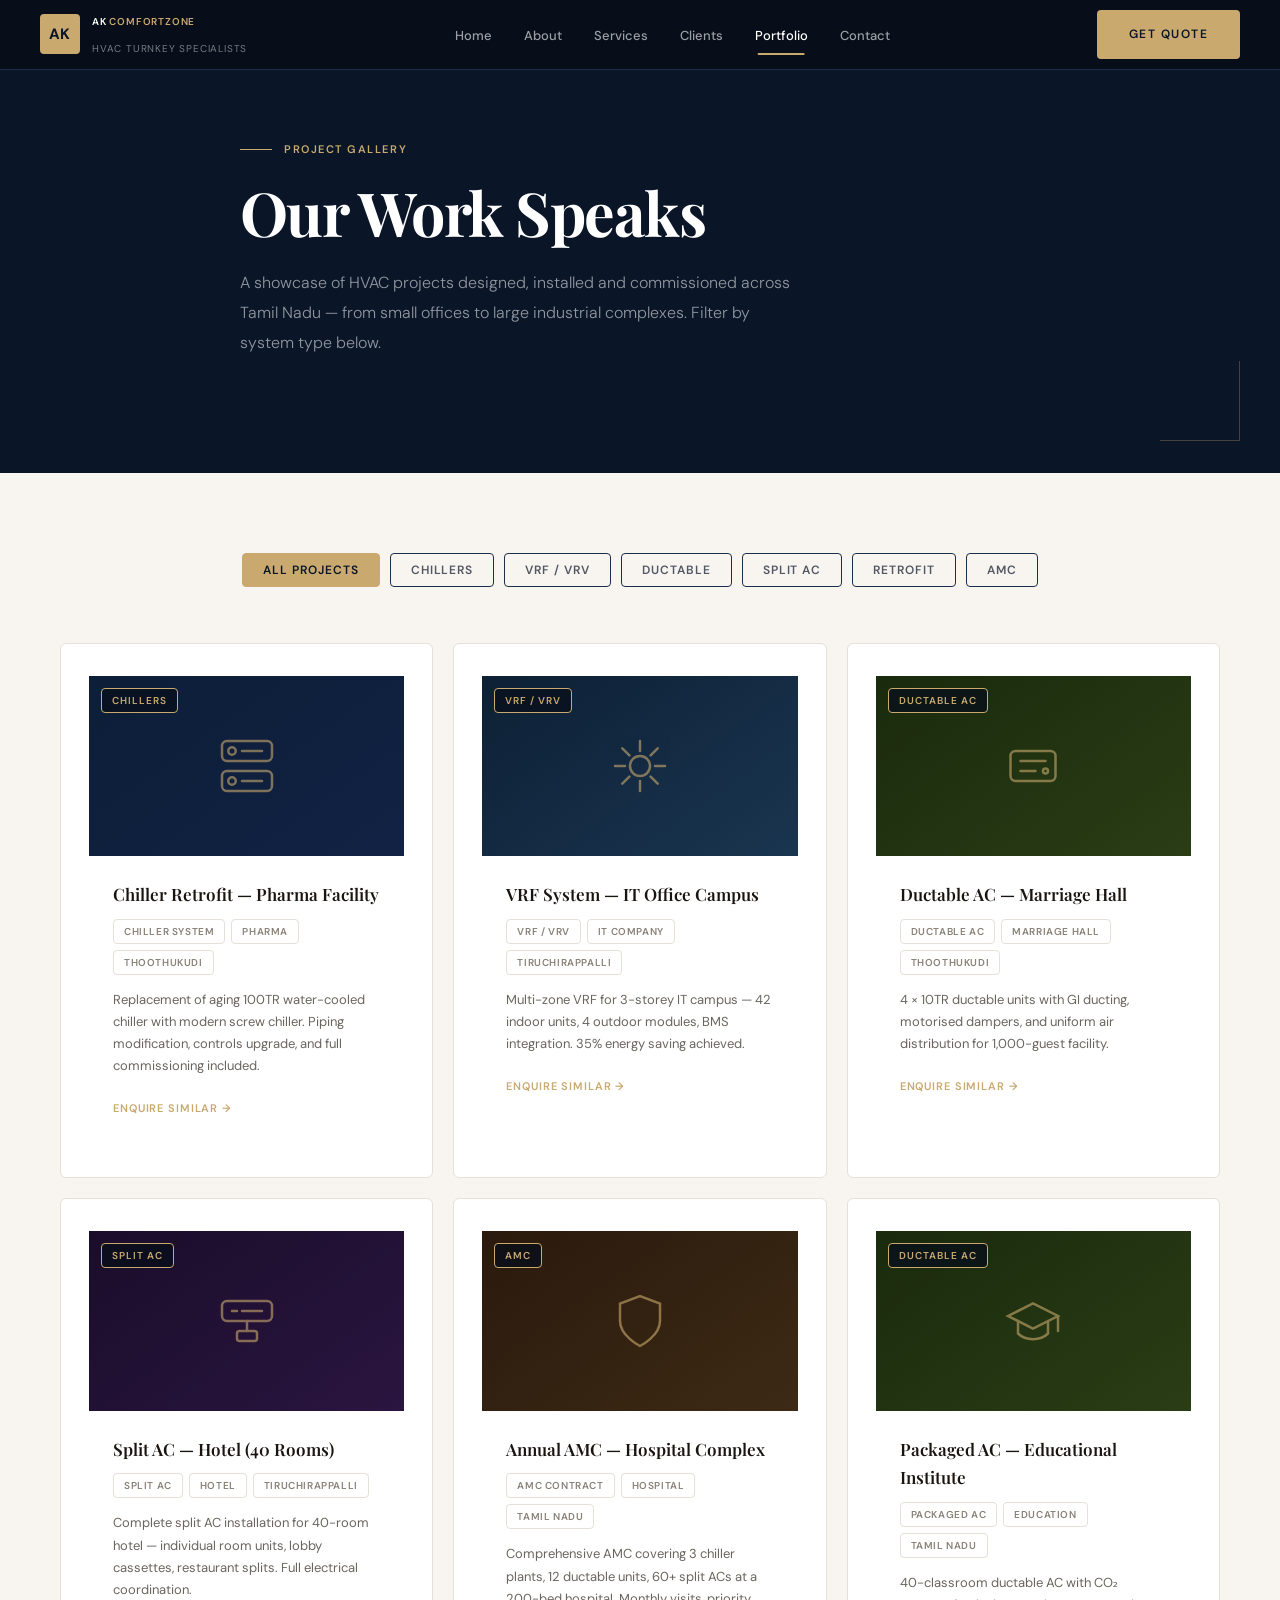
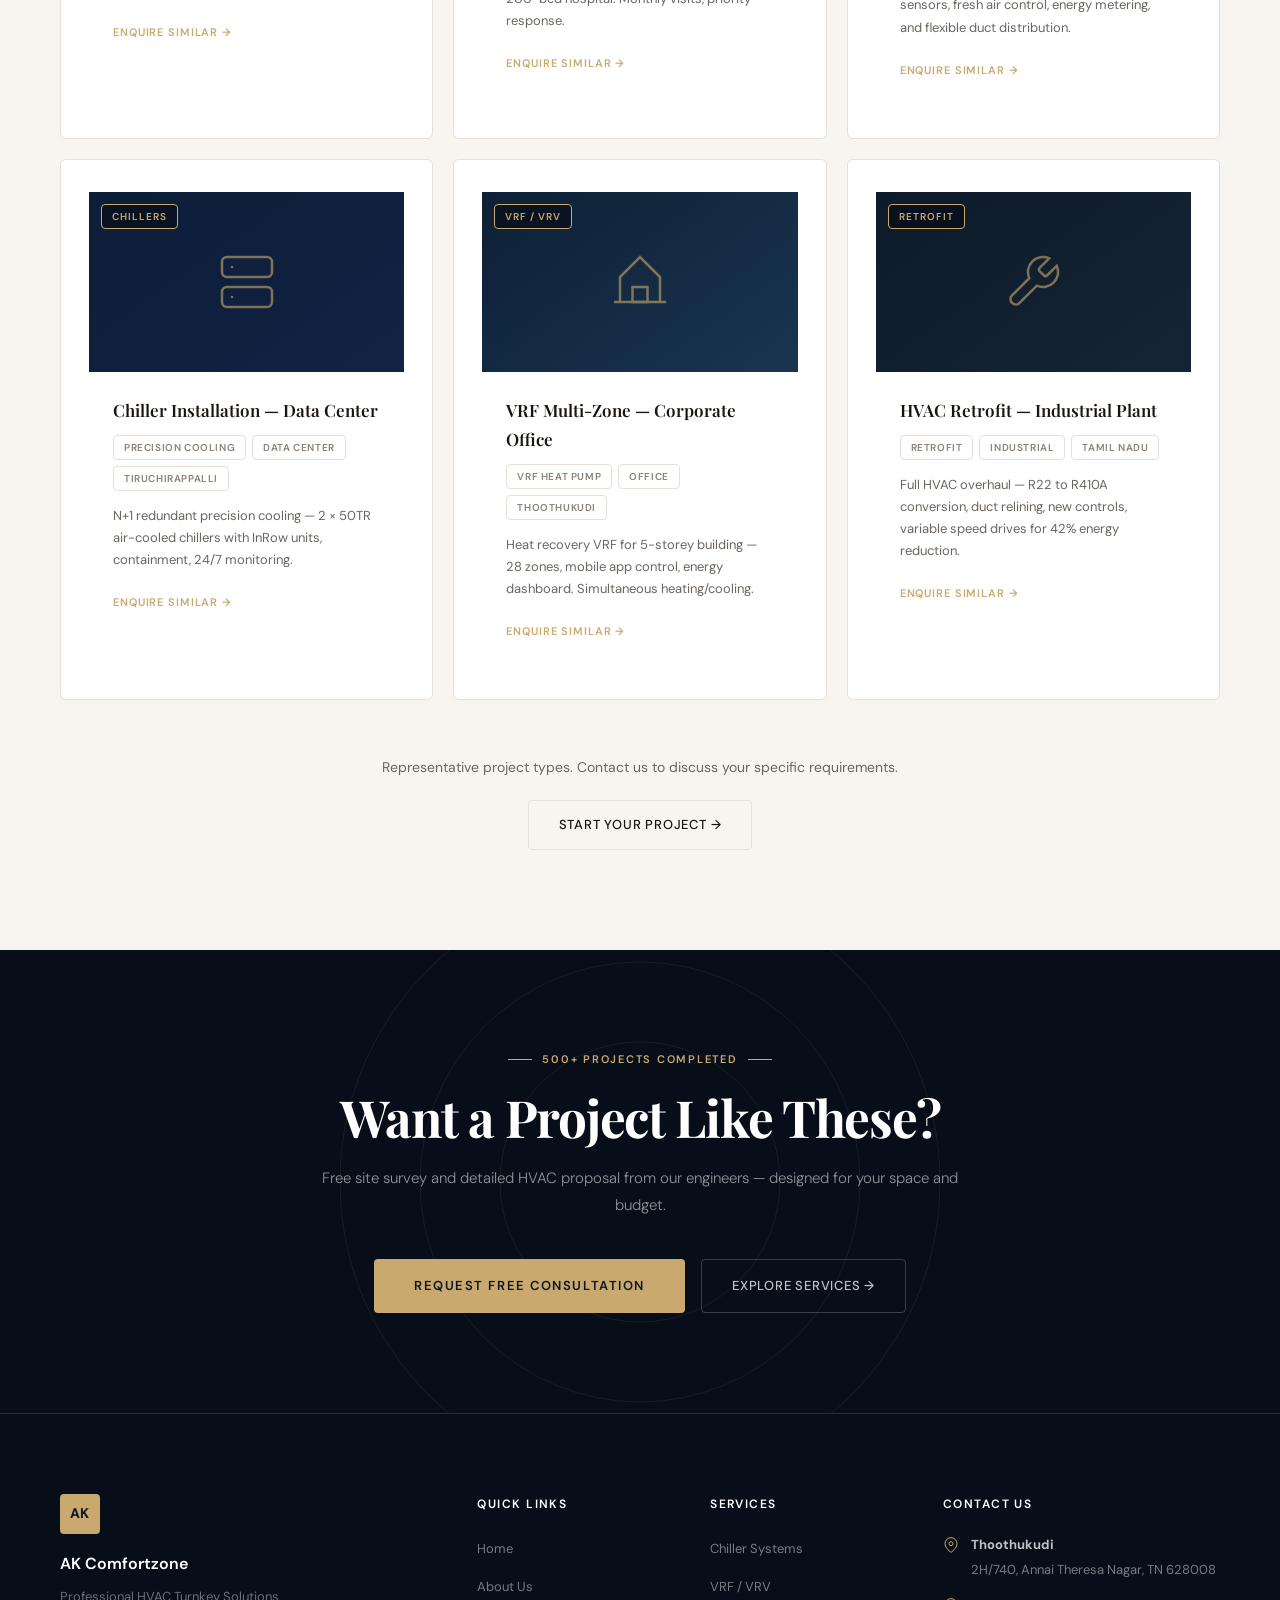
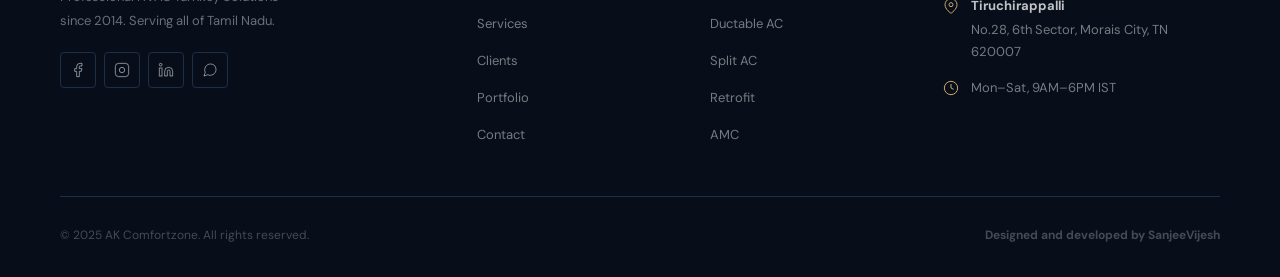
<file: portfolio.html>
<!DOCTYPE html>
<html lang="en">
<head>
  <meta charset="UTF-8"/>
  <meta name="viewport" content="width=device-width, initial-scale=1.0"/>
  <meta name="description" content="AK Comfortzone Portfolio — HVAC project gallery across Tamil Nadu. Chiller, VRF, Ductable, Split AC, Retrofit projects for hotels, hospitals, IT, pharma and more."/>
  <meta name="robots" content="index, follow"/>
  <title>Portfolio — AK Comfortzone | HVAC Project Gallery Tamil Nadu</title>
  <link rel="icon" type="image/png" href="assets/favicon.png"/>
  <link rel="preconnect" href="https://fonts.googleapis.com"/>
  <link rel="preconnect" href="https://fonts.gstatic.com" crossorigin/>
  <link href="https://fonts.googleapis.com/css2?family=Playfair+Display:wght@400;600;700;900&family=DM+Sans:wght@300;400;500;600&display=swap" rel="stylesheet"/>
  <link rel="stylesheet" href="css/clay.css"/>
  <link rel="stylesheet" href="css/animations.css"/>
  <link rel="stylesheet" href="css/style.css"/>
  <link rel="stylesheet" href="css/responsive.css"/>
  <style>
    .page-hero{min-height:50vh;display:flex;align-items:center;padding:140px 24px 80px;background:var(--navy-deep);position:relative;overflow:hidden;}
    .page-hero::before{content:'';position:absolute;bottom:32px;right:40px;width:80px;height:80px;border-right:1px solid rgba(201,169,110,0.3);border-bottom:1px solid rgba(201,169,110,0.3);}
    .page-hero-inner{max-width:800px;margin:0 auto;width:100%;position:relative;z-index:2;}
    .page-hero h1{font-family:var(--font-display);font-size:clamp(2.2rem,5vw,3.8rem);font-weight:700;line-height:1.08;letter-spacing:-0.025em;color:var(--text-white);margin-bottom:24px;}
    .page-hero p{font-size:16px;color:rgba(255,255,255,0.55);line-height:1.85;max-width:560px;font-weight:300;margin-bottom:36px;}

    /* Filter bar */
    .filter-bar{display:flex;justify-content:center;gap:10px;flex-wrap:wrap;padding:0 24px;margin-bottom:56px;}
    .filter-chip{padding:8px 20px;border:1px solid var(--navy-border);border-radius:var(--btn-radius);font-size:12px;font-weight:600;letter-spacing:0.08em;text-transform:uppercase;background:transparent;color:rgba(10,22,40,0.7);cursor:pointer;transition:all 0.2s ease;}
    .filter-chip:hover,.filter-chip.active{background:var(--gold-primary);color:var(--navy-deep);border-color:var(--gold-primary);}

    /* Portfolio grid */
    .portfolio-grid{display:grid;grid-template-columns:repeat(3,1fr);gap:20px;max-width:1160px;margin:0 auto;}
    .project-card{border:1px solid var(--warm-border);border-radius:var(--card-radius);overflow:hidden;background:var(--warm-card);transition:border-color 0.3s ease,transform 0.3s ease;}
    .project-card:hover{border-color:var(--gold-primary);transform:translateY(-4px);}
    .project-card-image{height:180px;background:var(--navy-mid);display:flex;align-items:center;justify-content:center;position:relative;overflow:hidden;}
    .project-card-image svg{opacity:0.6;}
    .project-ribbon{position:absolute;top:12px;left:12px;padding:3px 10px;background:rgba(7,14,26,0.75);border:1px solid var(--gold-primary);border-radius:var(--btn-radius);font-size:10px;font-weight:600;letter-spacing:0.1em;text-transform:uppercase;color:var(--gold-primary);}
    .project-card-body{padding:24px;}
    .project-card-body h3{font-family:var(--font-display);font-size:17px;font-weight:600;color:var(--text-dark);margin-bottom:10px;}
    .project-details{display:flex;flex-wrap:wrap;gap:6px;margin-bottom:14px;}
    .project-detail-tag{padding:3px 10px;border:1px solid var(--warm-border);border-radius:var(--btn-radius);font-size:10px;font-weight:600;letter-spacing:0.06em;text-transform:uppercase;color:var(--warm-muted);}
    .project-card-body p{font-size:13px;color:var(--text-muted-l);line-height:1.7;margin-bottom:16px;}
    .project-card-link{font-size:11px;font-weight:600;letter-spacing:0.08em;text-transform:uppercase;color:var(--gold-primary);display:inline-flex;align-items:center;gap:6px;transition:gap 0.2s ease;}
    .project-card-link:hover{gap:12px;}

    /* Image backgrounds per type */
    .pci-chiller{background:linear-gradient(145deg,var(--navy-mid),var(--navy-card));}
    .pci-vrf{background:linear-gradient(145deg,#0d2035,#1a3550);}
    .pci-ductable{background:linear-gradient(145deg,#1a2a0d,#2a3d15);}
    .pci-split{background:linear-gradient(145deg,#1a0d2a,#2a1540);}
    .pci-amc{background:linear-gradient(145deg,#2a1a0d,#3d2a15);}
    .pci-retrofit{background:linear-gradient(145deg,#0d1a2a,#152535);}

    @media(max-width:1024px){.portfolio-grid{grid-template-columns:repeat(2,1fr);}}
    @media(max-width:768px){.page-hero{padding:150px 16px 60px;}.portfolio-grid{grid-template-columns:1fr;}.project-card-image{height:140px;}.filter-bar{padding:0 16px;}}
  </style>
  <!-- Local Business Structured Data for SEO -->
  <script type="application/ld+json">
  {
    "@context": "https://schema.org",
    "@type": "HVACBusiness",
    "name": "AK Comfortzone",
    "image": "https://akcomfortzone.in/assets/favicon.png",
    "telephone": "+918754424085",
    "email": "info@akcomfortzone.in",
    "url": "https://akcomfortzone.in",
    "description": "Tamil Nadu's professional HVAC Turnkey Solutions since 2014.",
    "address": [
      {
        "@type": "PostalAddress",
        "streetAddress": "2H/740, Annai Theresa Nagar",
        "addressLocality": "Thoothukudi",
        "addressRegion": "TN",
        "postalCode": "628008",
        "addressCountry": "IN"
      },
      {
        "@type": "PostalAddress",
        "streetAddress": "No.28, 6th Sector, Morais City",
        "addressLocality": "Tiruchirappalli",
        "addressRegion": "TN",
        "postalCode": "620007",
        "addressCountry": "IN"
      }
    ],
    "openingHours": "Mo-Sa 09:00-18:00",
    "aggregateRating": {
      "@type": "AggregateRating",
      "ratingValue": "4.7",
      "reviewCount": "120"
    }
  }
  </script>
</head>
<body style="overflow-x:hidden;">

<div id="drawerOverlay" style="display:none;position:fixed;inset:0;background:rgba(7,14,26,0.75);backdrop-filter:blur(6px);z-index:998;"></div>
<div id="mobileDrawer" class="mobile-drawer" role="dialog" aria-modal="true" aria-label="Site navigation">
  <div class="drawer-handle" aria-hidden="true"></div>
  <nav><a href="index.html">Home</a><a href="about.html">About</a><a href="services.html">Services</a><a href="clients.html">Clients</a><a href="portfolio.html">Portfolio</a><a href="contact.html">Contact</a></nav>
  <div class="drawer-cta-row"><a href="contact.html" class="btn-primary btn-primary-lg" style="width:100%;justify-content:center;margin-top:40px;">REQUEST QUOTE</a></div>
</div>

<header role="banner">
  <nav id="navbar" aria-label="Main navigation">
    <a href="index.html" class="nav-logo"><div class="nav-logo-mark" aria-hidden="true">AK</div><div class="nav-logo-text"><strong><span class="logo-ak">AK</span><span class="logo-cz"> COMFORTZONE</span></strong><span>HVAC Turnkey Specialists</span></div></a>
    <ul class="nav-links" role="list">
      <li><a href="index.html">Home</a></li><li><a href="about.html">About</a></li><li><a href="services.html">Services</a></li><li><a href="clients.html">Clients</a></li><li><a href="portfolio.html" class="active">Portfolio</a></li><li><a href="contact.html">Contact</a></li>
    </ul>
    <div class="nav-cta"><a href="contact.html" class="btn-primary" id="nav-quote-btn">GET QUOTE</a><button class="hamburger" id="hamburger" aria-label="Open navigation" aria-expanded="false"><span></span><span></span><span></span></button></div>
  </nav>
</header>

<main>

<!-- HERO -->
<section class="page-hero" aria-labelledby="portfolio-h1">
  <div class="page-hero-inner">
    <div class="eyebrow">PROJECT GALLERY</div>
    <h1 id="portfolio-h1">Our Work Speaks</h1>
    <p>A showcase of HVAC projects designed, installed and commissioned across Tamil Nadu — from small offices to large industrial complexes. Filter by system type below.</p>
  </div>
</section>

<!-- FILTER + GRID -->
<section style="background:var(--warm-white);padding:80px 24px 100px;" aria-labelledby="portfolio-grid-h2">
  <h2 class="visually-hidden" id="portfolio-grid-h2" style="position:absolute;opacity:0;pointer-events:none;">Featured Projects</h2>

  <!-- Filter chips -->
  <div class="filter-bar" role="list" aria-label="Filter by project type" style="background:var(--warm-white);">
    <button class="filter-chip active" data-filter="all" id="filter-all">All Projects</button>
    <button class="filter-chip" data-filter="chillers" id="filter-chillers">Chillers</button>
    <button class="filter-chip" data-filter="vrf" id="filter-vrf">VRF / VRV</button>
    <button class="filter-chip" data-filter="ductable" id="filter-ductable">Ductable</button>
    <button class="filter-chip" data-filter="split" id="filter-split">Split AC</button>
    <button class="filter-chip" data-filter="retrofit" id="filter-retrofit">Retrofit</button>
    <button class="filter-chip" data-filter="amc" id="filter-amc">AMC</button>
  </div>

  <div class="portfolio-grid" id="portfolioGrid" role="list" aria-label="HVAC project portfolio">

    <article class="project-card service-card reveal" data-category="chillers" role="listitem" id="chillers">
      <div class="project-card-image pci-chiller" aria-hidden="true">
        <svg width="60" height="60" viewBox="0 0 24 24" fill="none" stroke="#C9A96E" stroke-width="1" stroke-linecap="round"><rect x="2" y="2" width="20" height="8" rx="2"/><rect x="2" y="14" width="20" height="8" rx="2"/><circle cx="6" cy="6" r="1.5"/><circle cx="6" cy="18" r="1.5"/><line x1="10" y1="6" x2="18" y2="6"/><line x1="10" y1="18" x2="18" y2="18"/></svg>
        <div class="project-ribbon">Chillers</div>
      </div>
      <div class="project-card-body">
        <h3>Chiller Retrofit — Pharma Facility</h3>
        <div class="project-details">
          <span class="project-detail-tag">Chiller System</span>
          <span class="project-detail-tag">Pharma</span>
          <span class="project-detail-tag">Thoothukudi</span>
        </div>
        <p>Replacement of aging 100TR water-cooled chiller with modern screw chiller. Piping modification, controls upgrade, and full commissioning included.</p>
        <a href="contact.html" class="project-card-link" id="pf-chiller1">ENQUIRE SIMILAR →</a>
      </div>
    </article>

    <article class="project-card service-card reveal reveal-delay-1" data-category="vrf" role="listitem" id="vrf">
      <div class="project-card-image pci-vrf" aria-hidden="true">
        <svg width="60" height="60" viewBox="0 0 24 24" fill="none" stroke="#C9A96E" stroke-width="1" stroke-linecap="round"><path d="M12 2v4M12 18v4M4.93 4.93l2.83 2.83M16.24 16.24l2.83 2.83M2 12h4M18 12h4M4.93 19.07l2.83-2.83M16.24 7.76l2.83-2.83"/><circle cx="12" cy="12" r="4"/></svg>
        <div class="project-ribbon">VRF / VRV</div>
      </div>
      <div class="project-card-body">
        <h3>VRF System — IT Office Campus</h3>
        <div class="project-details">
          <span class="project-detail-tag">VRF / VRV</span>
          <span class="project-detail-tag">IT Company</span>
          <span class="project-detail-tag">Tiruchirappalli</span>
        </div>
        <p>Multi-zone VRF for 3-storey IT campus — 42 indoor units, 4 outdoor modules, BMS integration. 35% energy saving achieved.</p>
        <a href="contact.html" class="project-card-link" id="pf-vrf1">ENQUIRE SIMILAR →</a>
      </div>
    </article>

    <article class="project-card service-card reveal reveal-delay-2" data-category="ductable" role="listitem" id="ductable">
      <div class="project-card-image pci-ductable" aria-hidden="true">
        <svg width="60" height="60" viewBox="0 0 24 24" fill="none" stroke="#C9A96E" stroke-width="1" stroke-linecap="round"><rect x="3" y="6" width="18" height="12" rx="2"/><path d="M7 10h10M7 14h6"/><circle cx="17" cy="14" r="1"/></svg>
        <div class="project-ribbon">Ductable AC</div>
      </div>
      <div class="project-card-body">
        <h3>Ductable AC — Marriage Hall</h3>
        <div class="project-details">
          <span class="project-detail-tag">Ductable AC</span>
          <span class="project-detail-tag">Marriage Hall</span>
          <span class="project-detail-tag">Thoothukudi</span>
        </div>
        <p>4 × 10TR ductable units with GI ducting, motorised dampers, and uniform air distribution for 1,000-guest facility.</p>
        <a href="contact.html" class="project-card-link" id="pf-ductable1">ENQUIRE SIMILAR →</a>
      </div>
    </article>

    <article class="project-card service-card reveal" data-category="split" role="listitem" id="split">
      <div class="project-card-image pci-split" aria-hidden="true">
        <svg width="60" height="60" viewBox="0 0 24 24" fill="none" stroke="#C9A96E" stroke-width="1" stroke-linecap="round"><rect x="2" y="4" width="20" height="8" rx="2"/><path d="M6 8h2M10 8h8"/><path d="M12 12v4"/><rect x="8" y="16" width="8" height="4" rx="1"/></svg>
        <div class="project-ribbon">Split AC</div>
      </div>
      <div class="project-card-body">
        <h3>Split AC — Hotel (40 Rooms)</h3>
        <div class="project-details">
          <span class="project-detail-tag">Split AC</span>
          <span class="project-detail-tag">Hotel</span>
          <span class="project-detail-tag">Tiruchirappalli</span>
        </div>
        <p>Complete split AC installation for 40-room hotel — individual room units, lobby cassettes, restaurant splits. Full electrical coordination.</p>
        <a href="contact.html" class="project-card-link" id="pf-split1">ENQUIRE SIMILAR →</a>
      </div>
    </article>

    <article class="project-card service-card reveal reveal-delay-1" data-category="amc" role="listitem" id="amc">
      <div class="project-card-image pci-amc" aria-hidden="true">
        <svg width="60" height="60" viewBox="0 0 24 24" fill="none" stroke="#C9A96E" stroke-width="1" stroke-linecap="round"><path d="M12 22s8-4 8-10V5l-8-3-8 3v7c0 6 8 10 8 10z"/></svg>
        <div class="project-ribbon">AMC</div>
      </div>
      <div class="project-card-body">
        <h3>Annual AMC — Hospital Complex</h3>
        <div class="project-details">
          <span class="project-detail-tag">AMC Contract</span>
          <span class="project-detail-tag">Hospital</span>
          <span class="project-detail-tag">Tamil Nadu</span>
        </div>
        <p>Comprehensive AMC covering 3 chiller plants, 12 ductable units, 60+ split ACs at a 200-bed hospital. Monthly visits, priority response.</p>
        <a href="contact.html" class="project-card-link" id="pf-amc1">ENQUIRE SIMILAR →</a>
      </div>
    </article>

    <article class="project-card service-card reveal reveal-delay-2" data-category="ductable" role="listitem">
      <div class="project-card-image pci-ductable" aria-hidden="true">
        <svg width="60" height="60" viewBox="0 0 24 24" fill="none" stroke="#C9A96E" stroke-width="1" stroke-linecap="round"><path d="M22 10v6M2 10l10-5 10 5-10 5z"/><path d="M6 12v5c3 3 9 3 12 0v-5"/></svg>
        <div class="project-ribbon">Ductable AC</div>
      </div>
      <div class="project-card-body">
        <h3>Packaged AC — Educational Institute</h3>
        <div class="project-details">
          <span class="project-detail-tag">Packaged AC</span>
          <span class="project-detail-tag">Education</span>
          <span class="project-detail-tag">Tamil Nadu</span>
        </div>
        <p>40-classroom ductable AC with CO₂ sensors, fresh air control, energy metering, and flexible duct distribution.</p>
        <a href="contact.html" class="project-card-link" id="pf-school">ENQUIRE SIMILAR →</a>
      </div>
    </article>

    <article class="project-card service-card reveal" data-category="chillers" role="listitem">
      <div class="project-card-image pci-chiller" aria-hidden="true">
        <svg width="60" height="60" viewBox="0 0 24 24" fill="none" stroke="#C9A96E" stroke-width="1" stroke-linecap="round"><rect x="2" y="2" width="20" height="8" rx="2"/><rect x="2" y="14" width="20" height="8" rx="2"/><path d="M6 6h.01M6 18h.01"/></svg>
        <div class="project-ribbon">Chillers</div>
      </div>
      <div class="project-card-body">
        <h3>Chiller Installation — Data Center</h3>
        <div class="project-details">
          <span class="project-detail-tag">Precision Cooling</span>
          <span class="project-detail-tag">Data Center</span>
          <span class="project-detail-tag">Tiruchirappalli</span>
        </div>
        <p>N+1 redundant precision cooling — 2 × 50TR air-cooled chillers with InRow units, containment, 24/7 monitoring.</p>
        <a href="contact.html" class="project-card-link" id="pf-datacenter">ENQUIRE SIMILAR →</a>
      </div>
    </article>

    <article class="project-card service-card reveal reveal-delay-1" data-category="vrf" role="listitem">
      <div class="project-card-image pci-vrf" aria-hidden="true">
        <svg width="60" height="60" viewBox="0 0 24 24" fill="none" stroke="#C9A96E" stroke-width="1" stroke-linecap="round"><path d="M2 20h20M4 20V10l8-8 8 8v10"/><rect x="9" y="14" width="6" height="6"/></svg>
        <div class="project-ribbon">VRF / VRV</div>
      </div>
      <div class="project-card-body">
        <h3>VRF Multi-Zone — Corporate Office</h3>
        <div class="project-details">
          <span class="project-detail-tag">VRF Heat Pump</span>
          <span class="project-detail-tag">Office</span>
          <span class="project-detail-tag">Thoothukudi</span>
        </div>
        <p>Heat recovery VRF for 5-storey building — 28 zones, mobile app control, energy dashboard. Simultaneous heating/cooling.</p>
        <a href="contact.html" class="project-card-link" id="pf-corp">ENQUIRE SIMILAR →</a>
      </div>
    </article>

    <article class="project-card service-card reveal reveal-delay-2" data-category="retrofit" role="listitem" id="retrofit">
      <div class="project-card-image pci-retrofit" aria-hidden="true">
        <svg width="60" height="60" viewBox="0 0 24 24" fill="none" stroke="#C9A96E" stroke-width="1" stroke-linecap="round"><path d="M14.7 6.3a1 1 0 0 0 0 1.4l1.6 1.6a1 1 0 0 0 1.4 0l3.77-3.77a6 6 0 0 1-7.94 7.94l-6.91 6.91a2.12 2.12 0 0 1-3-3l6.91-6.91a6 6 0 0 1 7.94-7.94l-3.76 3.76z"/></svg>
        <div class="project-ribbon">Retrofit</div>
      </div>
      <div class="project-card-body">
        <h3>HVAC Retrofit — Industrial Plant</h3>
        <div class="project-details">
          <span class="project-detail-tag">Retrofit</span>
          <span class="project-detail-tag">Industrial</span>
          <span class="project-detail-tag">Tamil Nadu</span>
        </div>
        <p>Full HVAC overhaul — R22 to R410A conversion, duct relining, new controls, variable speed drives for 42% energy reduction.</p>
        <a href="contact.html" class="project-card-link" id="pf-retrofit">ENQUIRE SIMILAR →</a>
      </div>
    </article>

  </div>

  <div style="text-align:center;margin-top:56px;">
    <p style="font-size:14px;color:var(--text-muted-l);margin-bottom:20px;">Representative project types. Contact us to discuss your specific requirements.</p>
    <a href="contact.html" class="btn-secondary-light" id="portfolio-more">START YOUR PROJECT →</a>
  </div>
</section>

<!-- CTA -->
<section id="cta-banner" aria-label="Start your HVAC project">
  <div class="cta-geometric" aria-hidden="true"><svg viewBox="0 0 600 600" width="600" height="600" style="position:absolute;opacity:0.5;"><circle cx="300" cy="300" r="140" fill="none" stroke="#C9A96E" stroke-width="0.5"/><circle cx="300" cy="300" r="220" fill="none" stroke="#C9A96E" stroke-width="0.5"/><circle cx="300" cy="300" r="300" fill="none" stroke="#C9A96E" stroke-width="0.5"/></svg></div>
  <div class="inner">
    <div class="cta-eyebrow">500+ PROJECTS COMPLETED</div>
    <h2>Want a Project Like These?</h2>
    <p>Free site survey and detailed HVAC proposal from our engineers — designed for your space and budget.</p>
    <div class="cta-actions">
      <a href="contact.html" class="btn-primary btn-primary-lg" id="portfolio-cta">REQUEST FREE CONSULTATION</a>
      <a href="services.html" class="btn-secondary" id="portfolio-services">EXPLORE SERVICES →</a>
    </div>
  </div>
</section>

</main>

<footer id="footer" role="contentinfo">
  <div class="footer-inner">
    <div class="footer-top">
      <div class="footer-brand">
        <div class="footer-logo-mark" aria-hidden="true">AK</div>
        <div class="footer-brand-name">AK Comfortzone</div>
        <p class="footer-tagline">Professional HVAC Turnkey Solutions since 2014. Serving all of Tamil Nadu.</p>
        <div class="footer-socials">
          <a href="#" class="social-btn" aria-label="Facebook"><svg viewBox="0 0 24 24" width="15" height="15" stroke="currentColor" fill="none" stroke-width="1.5"><path d="M18 2h-3a5 5 0 0 0-5 5v3H7v4h3v8h4v-8h3l1-4h-4V7a1 1 0 0 1 1-1h3z"/></svg></a>
          <a href="#" class="social-btn" aria-label="Instagram"><svg viewBox="0 0 24 24" width="15" height="15" stroke="currentColor" fill="none" stroke-width="1.5"><rect x="2" y="2" width="20" height="20" rx="5"/><circle cx="12" cy="12" r="4"/></svg></a>
          <a href="#" class="social-btn" aria-label="LinkedIn"><svg viewBox="0 0 24 24" width="15" height="15" stroke="currentColor" fill="none" stroke-width="1.5"><path d="M16 8a6 6 0 0 1 6 6v7h-4v-7a2 2 0 0 0-4 0v7h-4v-7a6 6 0 0 1 6-6z"/><rect x="2" y="9" width="4" height="12"/><circle cx="4" cy="4" r="2"/></svg></a>
          <a href="https://wa.me/918754424085" class="social-btn" aria-label="WhatsApp" target="_blank" rel="noopener"><svg viewBox="0 0 24 24" width="15" height="15" stroke="currentColor" fill="none" stroke-width="1.5"><path d="M21 11.5a8.38 8.38 0 0 1-.9 3.8 8.5 8.5 0 0 1-7.6 4.7 8.38 8.38 0 0 1-3.8-.9L3 21l1.9-5.7a8.38 8.38 0 0 1-.9-3.8 8.5 8.5 0 0 1 4.7-7.6 8.38 8.38 0 0 1 3.8-.9h.5a8.48 8.48 0 0 1 8 8v.5z"/></svg></a>
        </div>
      </div>
      <div class="footer-col"><h4>Quick Links</h4><ul><li><a href="index.html">Home</a></li><li><a href="about.html">About Us</a></li><li><a href="services.html">Services</a></li><li><a href="clients.html">Clients</a></li><li><a href="portfolio.html">Portfolio</a></li><li><a href="contact.html">Contact</a></li></ul></div>
      <div class="footer-col"><h4>Services</h4><ul><li><a href="services.html#chillers">Chiller Systems</a></li><li><a href="services.html#vrf">VRF / VRV</a></li><li><a href="services.html#ductable">Ductable AC</a></li><li><a href="services.html#split">Split AC</a></li><li><a href="services.html#retrofit">Retrofit</a></li><li><a href="services.html#amc">AMC</a></li></ul></div>
      <div class="footer-col">
        <h4>Contact Us</h4>
        <div class="footer-contact-item"><svg class="icon-svg" viewBox="0 0 24 24"><path d="M21 10c0 7-9 13-9 13s-9-6-9-13a9 9 0 0 1 18 0z"/><circle cx="12" cy="10" r="3"/></svg><p><strong>Thoothukudi</strong>2H/740, Annai Theresa Nagar, TN 628008</p></div>
        <div class="footer-contact-item"><svg class="icon-svg" viewBox="0 0 24 24"><path d="M21 10c0 7-9 13-9 13s-9-6-9-13a9 9 0 0 1 18 0z"/><circle cx="12" cy="10" r="3"/></svg><p><strong>Tiruchirappalli</strong>No.28, 6th Sector, Morais City, TN 620007</p></div>
        <div class="footer-contact-item"><svg class="icon-svg" viewBox="0 0 24 24"><circle cx="12" cy="12" r="10"/><polyline points="12 6 12 12 16 14"/></svg><p>Mon–Sat, 9AM–6PM IST</p></div>
      </div>
    </div>
    <div class="footer-bottom"><p>© 2025 AK Comfortzone. All rights reserved.</p><p><strong>Designed and developed by SanjeeVijesh</strong></p></div>
  </div>
</footer>

<script src="js/main.js" defer></script>
<script src="js/counter.js" defer></script>
<script src="js/scroll-effects.js" defer></script>
<script>
  // Filter chip logic
  document.addEventListener('DOMContentLoaded', () => {
    const chips = document.querySelectorAll('.filter-chip');
    const cards = document.querySelectorAll('.project-card');

    chips.forEach(chip => {
      chip.addEventListener('click', () => {
        chips.forEach(c => c.classList.remove('active'));
        chip.classList.add('active');
        const filter = chip.dataset.filter;
        cards.forEach(card => {
          const show = filter === 'all' || card.dataset.category === filter;
          card.style.display = show ? '' : 'none';
        });
      });
    });
  });
</script>
</body>
</html>
</file>
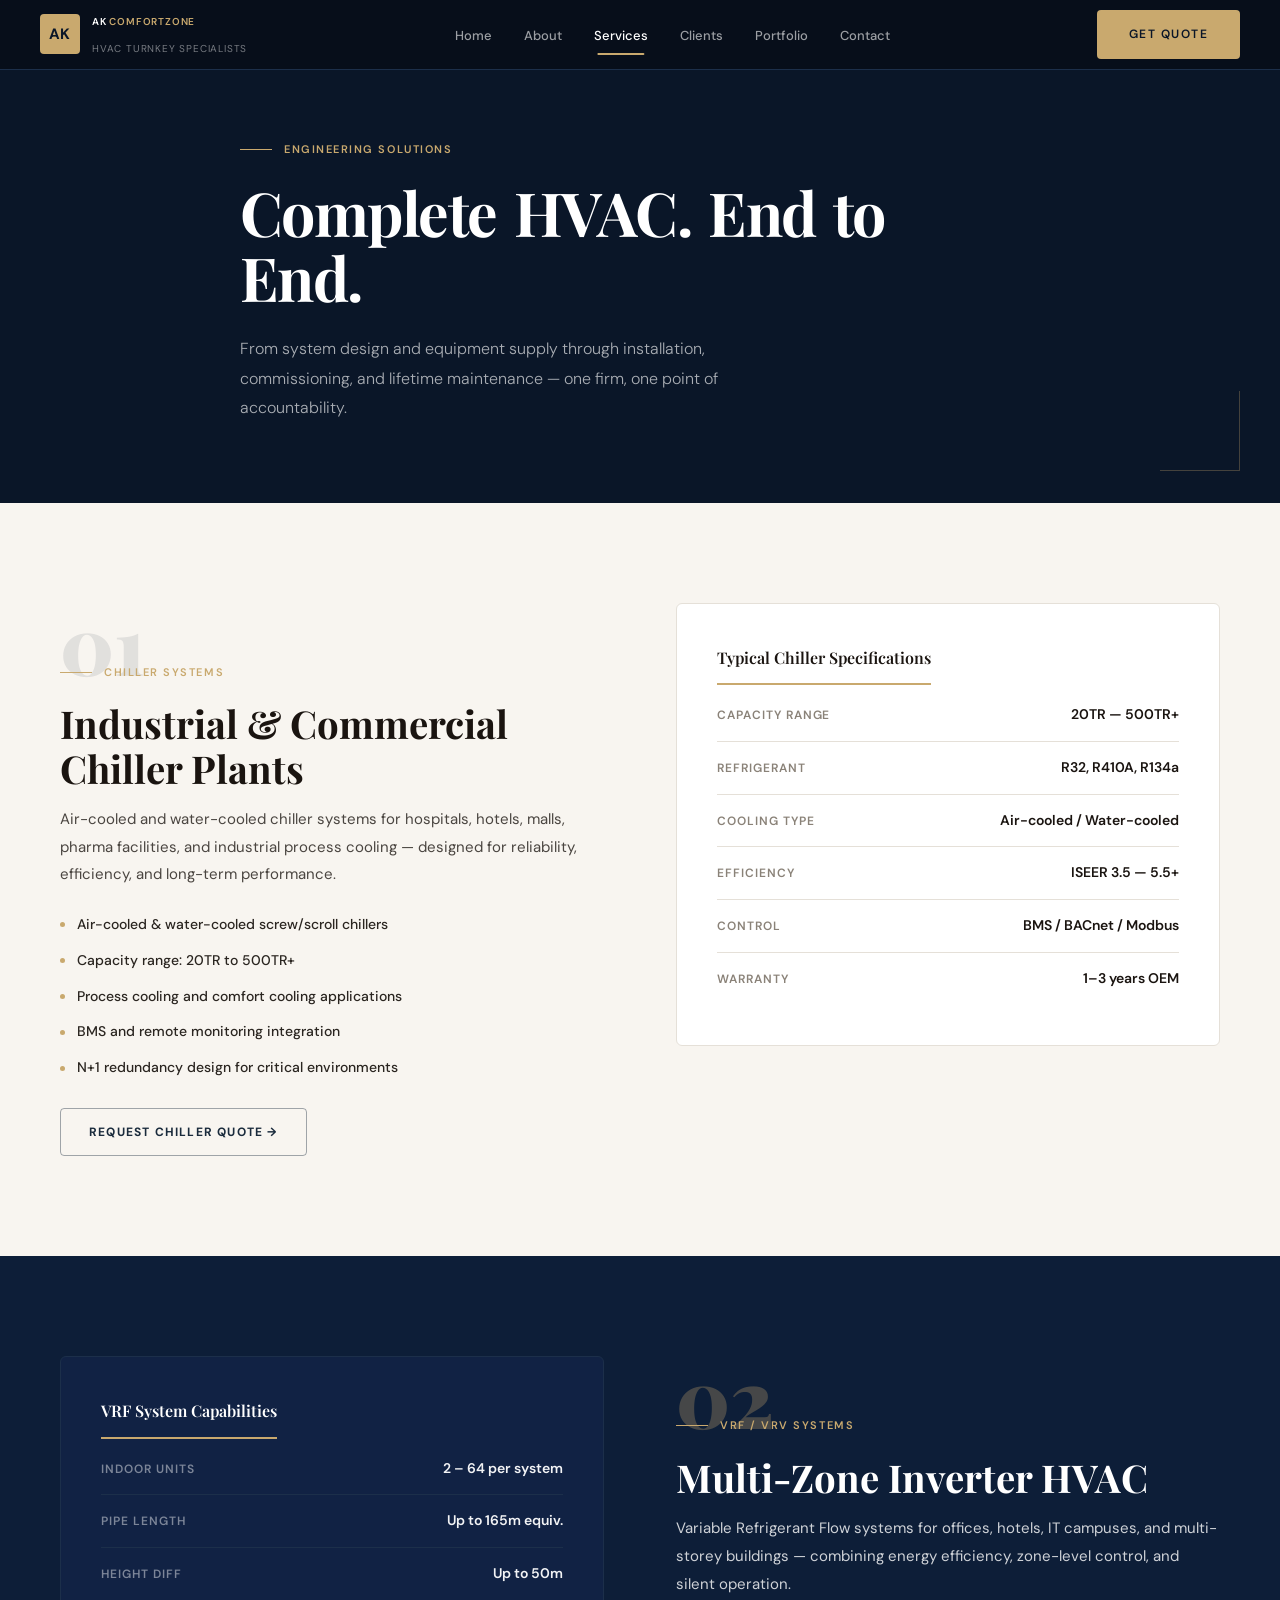
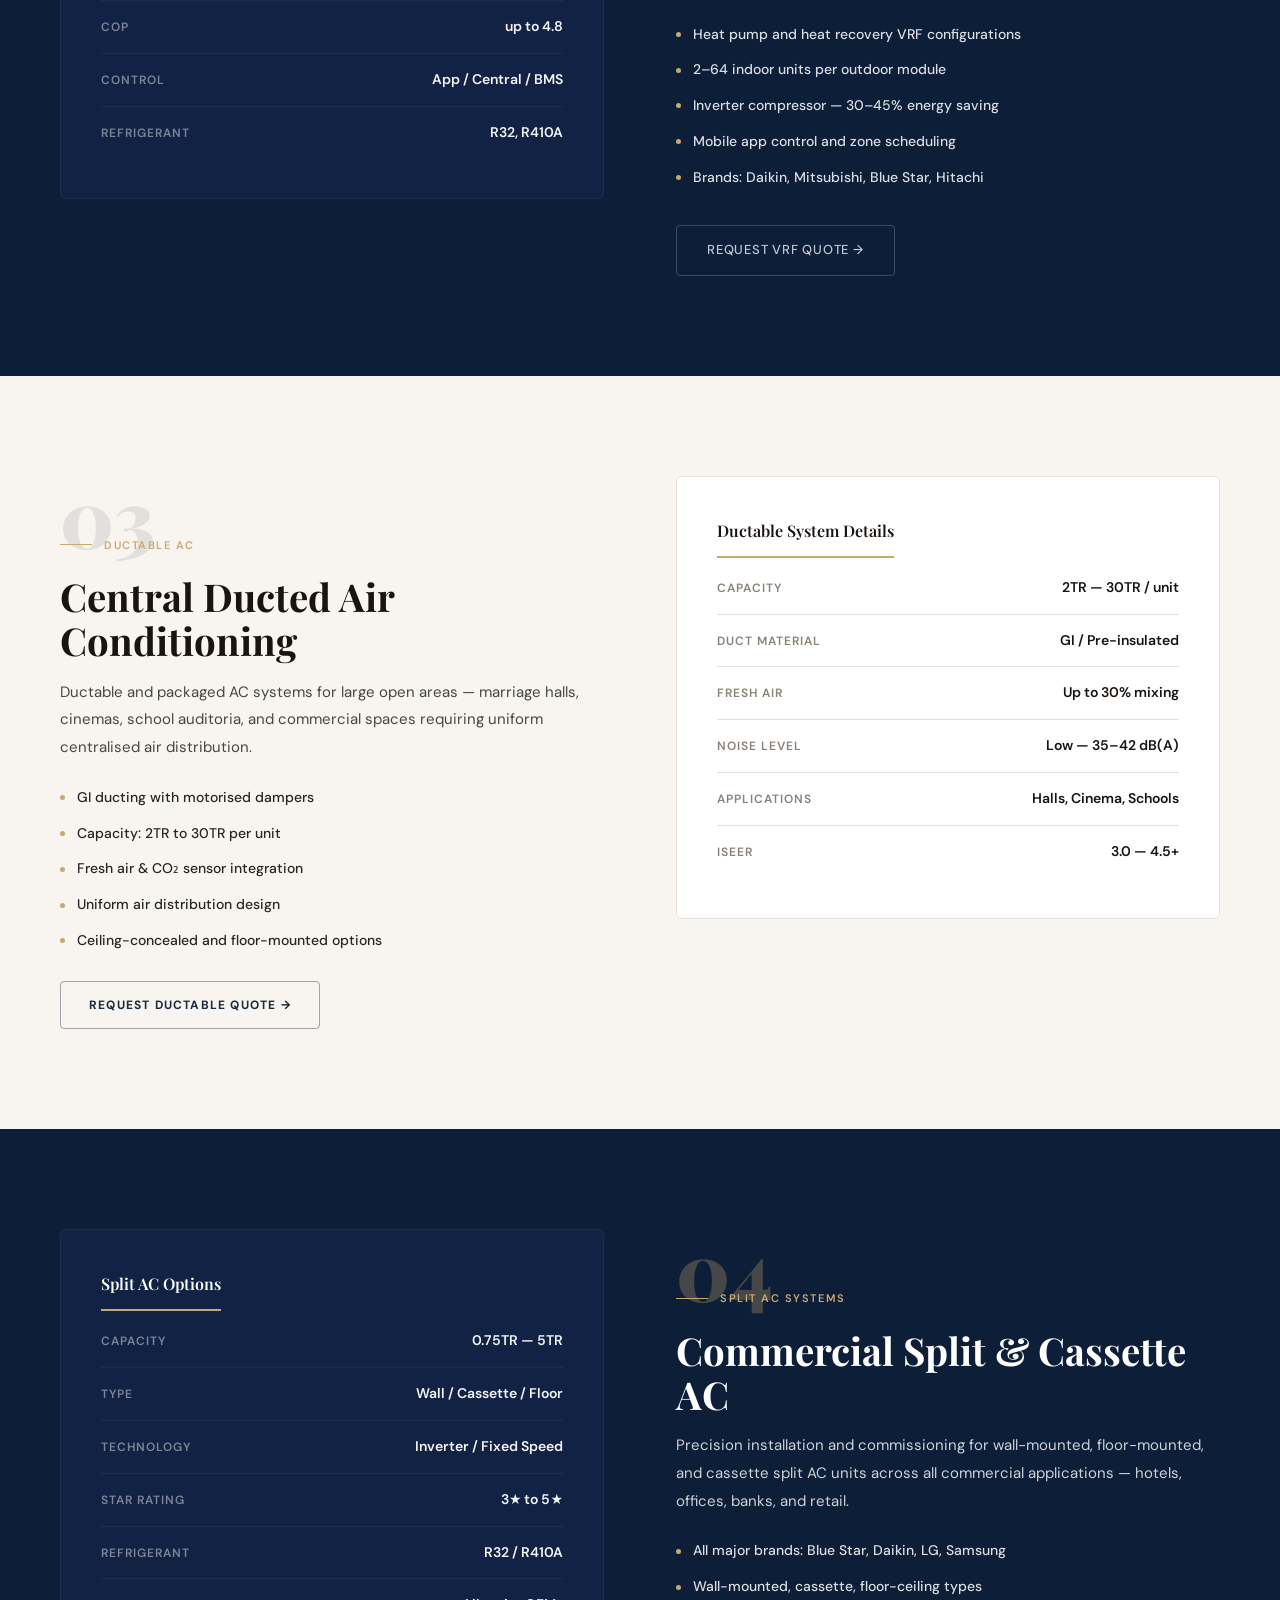
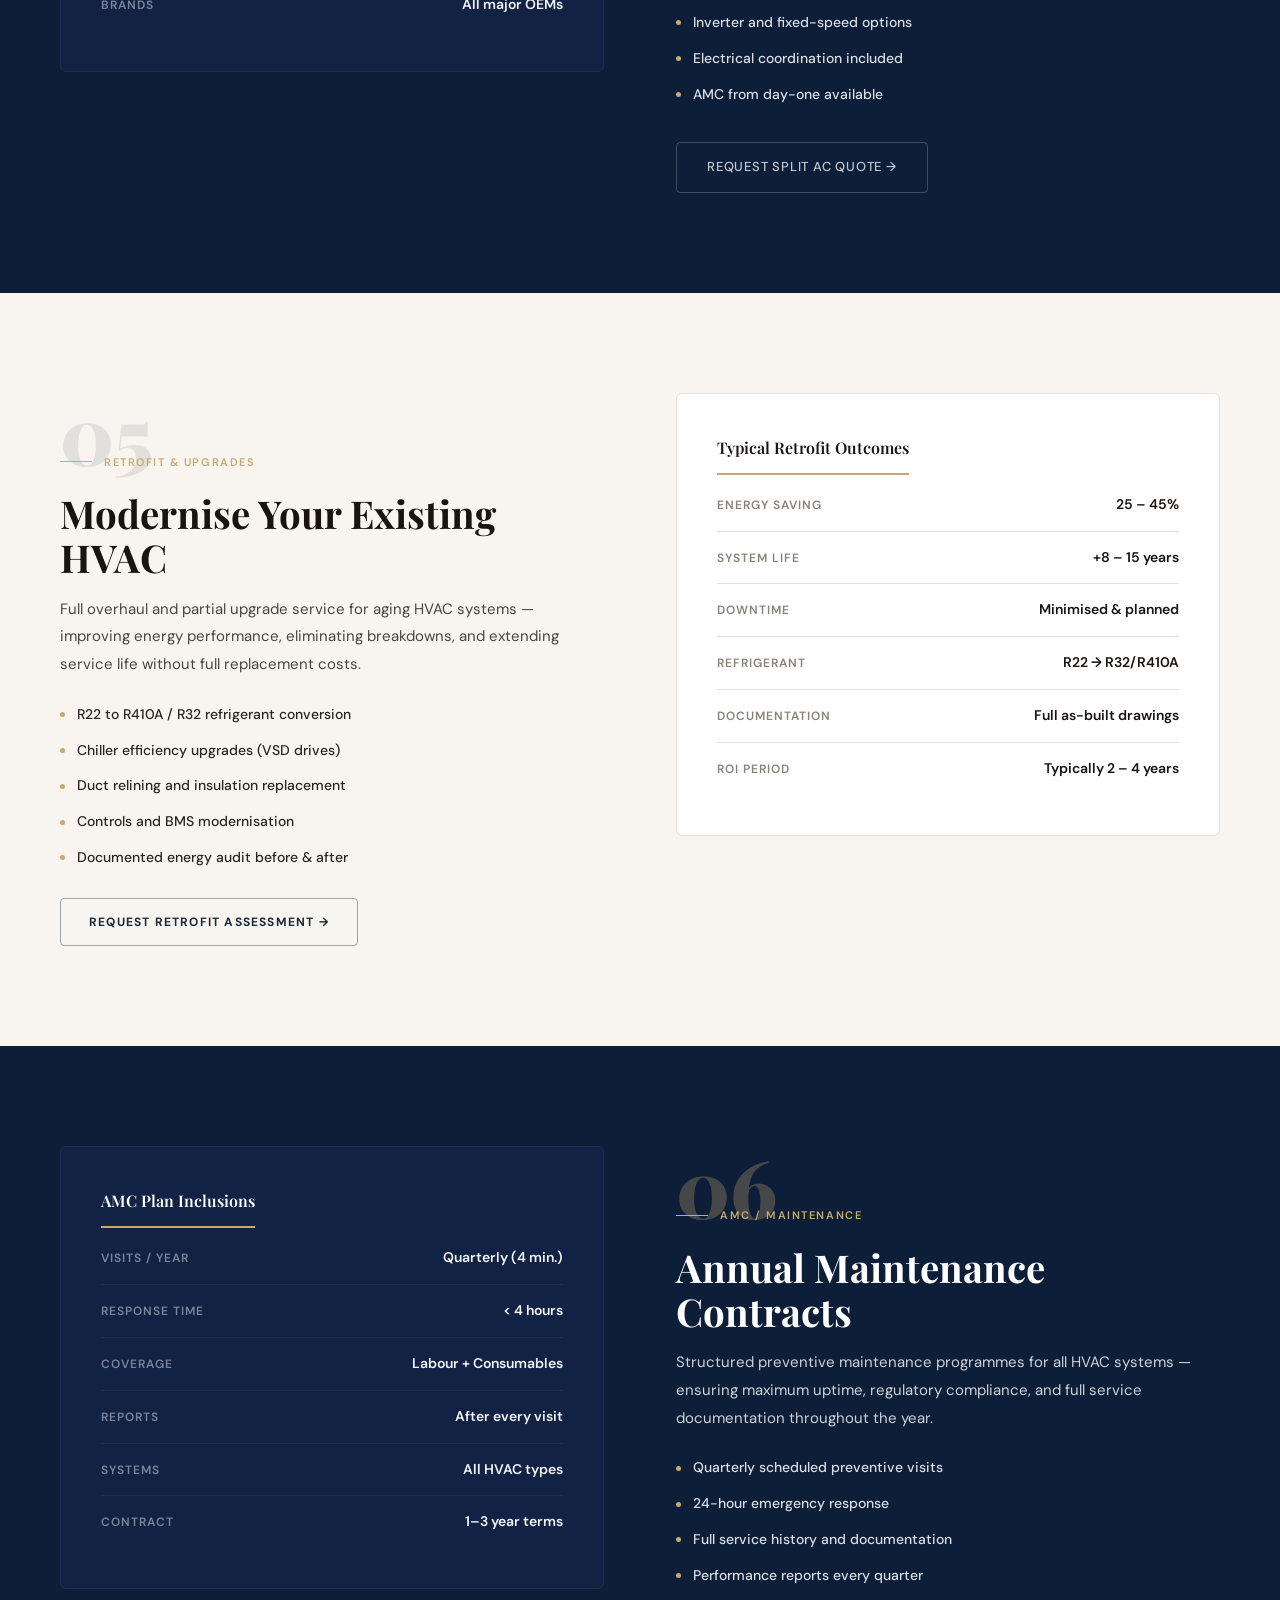
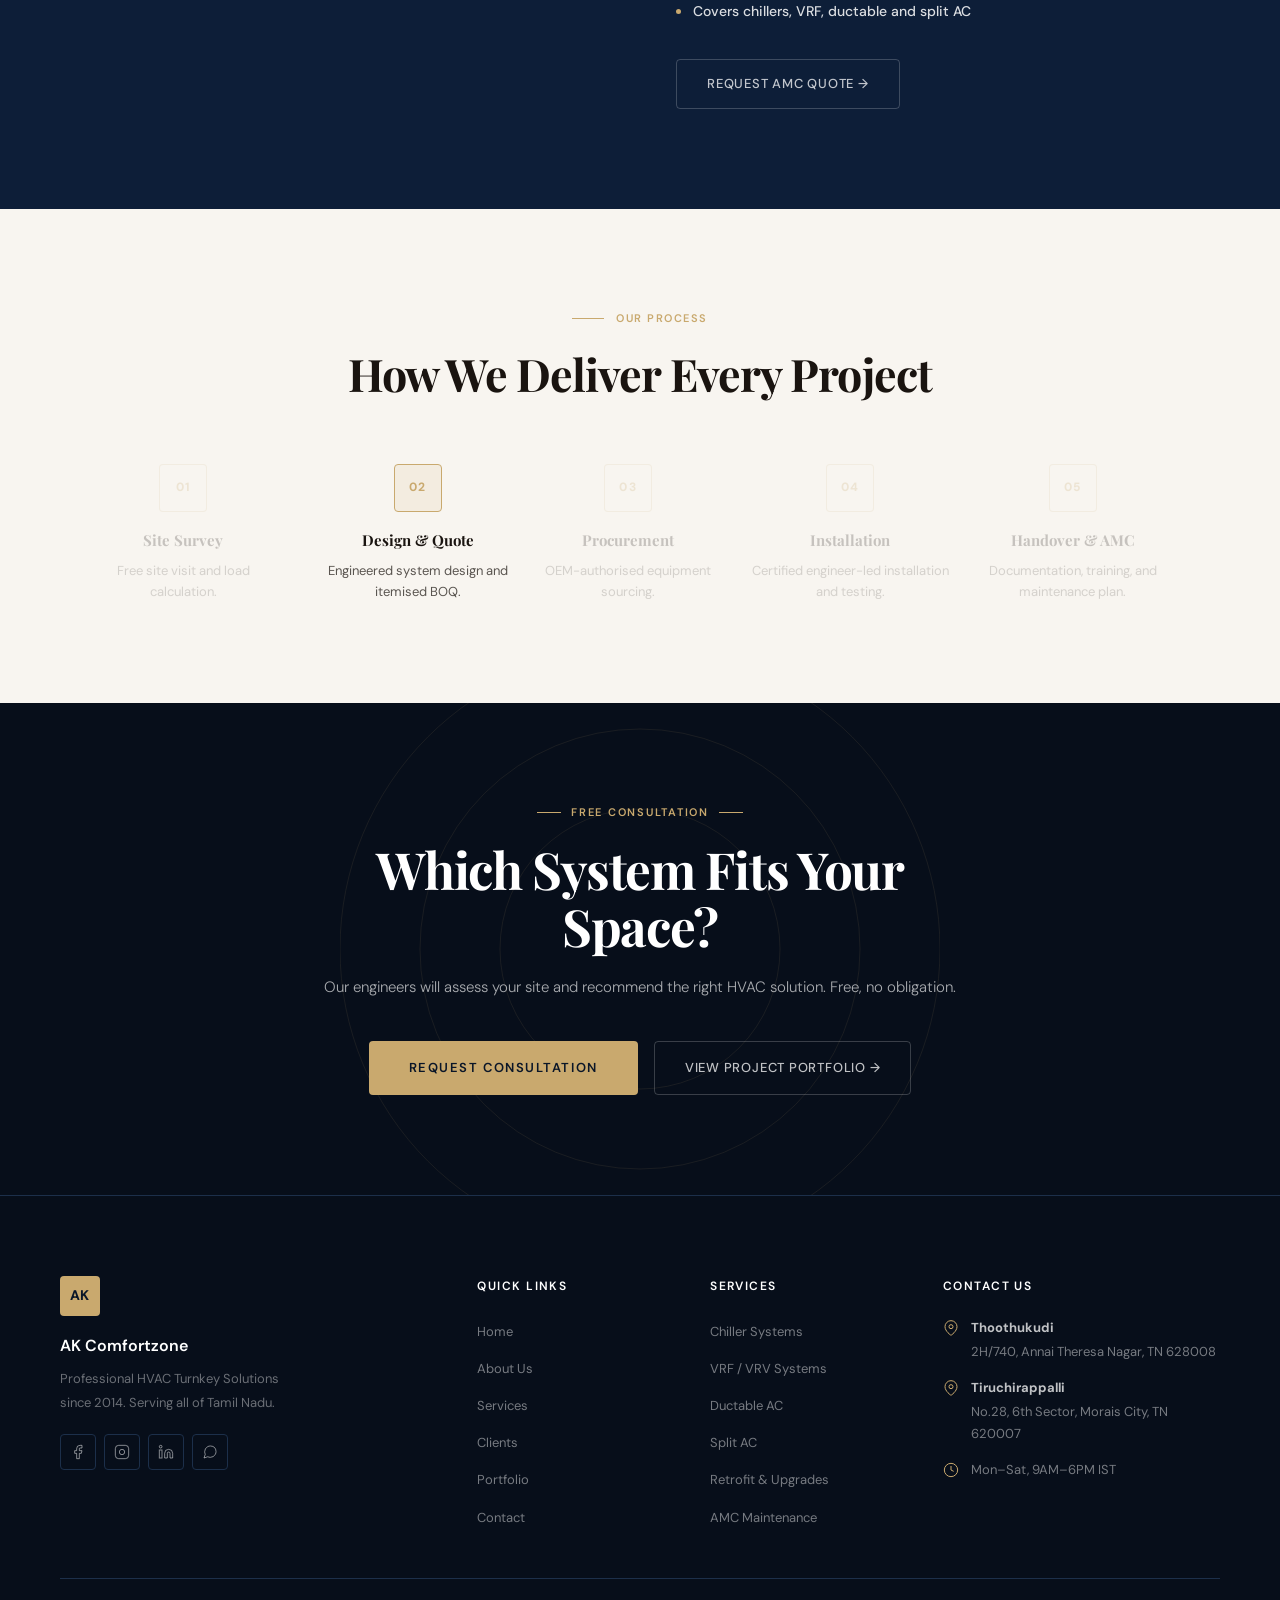
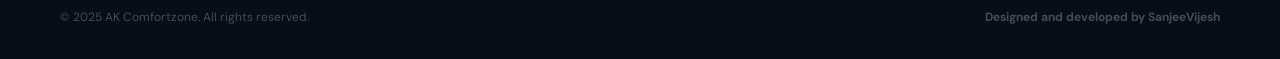
<file: services.html>
<!DOCTYPE html>
<html lang="en">
<head>
  <meta charset="UTF-8"/>
  <meta name="viewport" content="width=device-width, initial-scale=1.0"/>
  <meta name="description" content="AK Comfortzone Services — Chiller Systems, VRF/VRV, Ductable AC, Split AC, Retrofit & AMC Maintenance across Tamil Nadu."/>
  <meta name="robots" content="index, follow"/>
  <title>Services — AK Comfortzone | HVAC Engineering Solutions Tamil Nadu</title>
  <link rel="icon" type="image/png" href="assets/favicon.png"/>
  <link rel="preconnect" href="https://fonts.googleapis.com"/>
  <link rel="preconnect" href="https://fonts.gstatic.com" crossorigin/>
  <link href="https://fonts.googleapis.com/css2?family=Playfair+Display:wght@400;600;700;900&family=DM+Sans:wght@300;400;500;600&display=swap" rel="stylesheet"/>
  <link rel="stylesheet" href="css/clay.css"/>
  <link rel="stylesheet" href="css/animations.css"/>
  <link rel="stylesheet" href="css/style.css"/>
  <link rel="stylesheet" href="css/responsive.css"/>
  <style>
    /* ── PAGE HERO ────────────────────────────────────────────── */
    .page-hero{min-height:50vh;display:flex;align-items:center;padding:140px 24px 80px;background:#0A1628;position:relative;overflow:hidden;}
    .page-hero::before{content:'';position:absolute;bottom:32px;right:40px;width:80px;height:80px;border-right:1px solid rgba(201,169,110,0.3);border-bottom:1px solid rgba(201,169,110,0.3);}
    .page-hero-inner{max-width:800px;margin:0 auto;width:100%;position:relative;z-index:2;}
    .page-hero h1{font-family:var(--font-display);font-size:clamp(2.2rem,5vw,3.8rem);font-weight:700;line-height:1.08;letter-spacing:-0.025em;color:#FFFFFF;margin-bottom:24px;}
    .page-hero p{font-size:16px;color:rgba(255,255,255,0.65);line-height:1.85;max-width:560px;font-weight:300;}
    .page-hero .eyebrow{color:#C9A96E;}

    /* ── SVC BLOCK LAYOUT ─────────────────────────────────────── */
    .svc-block{padding:100px 24px;}
    .svc-detail-grid{display:grid;grid-template-columns:1fr 1fr;gap:72px;align-items:start;max-width:1160px;margin:0 auto;}
    .svc-detail-grid.reverse{direction:rtl;}
    .svc-detail-grid.reverse > *{direction:ltr;}

    /* ── LIGHT SECTIONS: 01 Chillers, 03 Ductable, 05 Retrofit ── */
    #chillers,
    #ductable,
    #retrofit {
      background: #F8F5F0;
    }
    #chillers .svc-num-large,
    #ductable .svc-num-large,
    #retrofit .svc-num-large {
      font-family: var(--font-display);
      font-size: 5rem;
      font-weight: 900;
      color: rgba(26,43,60,0.10);
      line-height: 1;
      margin-bottom: -20px;
    }
    #chillers .svc-detail-title,
    #ductable .svc-detail-title,
    #retrofit .svc-detail-title {
      font-family: var(--font-display);
      font-size: clamp(1.6rem,3vw,2.4rem);
      font-weight: 700;
      line-height: 1.15;
      margin-bottom: 16px;
      color: #1A1410;
    }
    #chillers .svc-detail-desc,
    #ductable .svc-detail-desc,
    #retrofit .svc-detail-desc {
      font-size: 15px;
      line-height: 1.85;
      margin-bottom: 24px;
      color: #4A4540;
      font-weight: 400;
    }
    #chillers .svc-feature,
    #ductable .svc-feature,
    #retrofit .svc-feature {
      display: flex;
      align-items: center;
      gap: 12px;
      font-size: 14px;
      font-weight: 500;
      color: #2A2520;
    }
    /* Spec card on light bg */
    #chillers .svc-visual,
    #ductable .svc-visual,
    #retrofit .svc-visual {
      background: #FFFFFF;
      border: 1px solid #E5E0D8;
      border-radius: 6px;
      padding: 40px;
    }
    #chillers .svc-visual-heading,
    #ductable .svc-visual-heading,
    #retrofit .svc-visual-heading {
      font-family: var(--font-display);
      font-size: 16px;
      font-weight: 600;
      color: #1A1410;
      margin-bottom: 4px;
      padding-bottom: 12px;
      border-bottom: 2px solid #C9A96E;
      display: inline-block;
    }
    #chillers .spec-label,
    #ductable .spec-label,
    #retrofit .spec-label {
      font-size: 12px;
      font-weight: 600;
      letter-spacing: 0.08em;
      text-transform: uppercase;
      color: #8A8278;
    }
    #chillers .spec-value,
    #ductable .spec-value,
    #retrofit .spec-value {
      font-size: 14px;
      font-weight: 600;
      color: #1A1410;
    }
    #chillers .svc-spec-row,
    #ductable .svc-spec-row,
    #retrofit .svc-spec-row {
      display: flex;
      justify-content: space-between;
      align-items: baseline;
      padding: 14px 0;
      border-bottom: 1px solid #E5E0D8;
    }
    #chillers .svc-spec-row:last-child,
    #ductable .svc-spec-row:last-child,
    #retrofit .svc-spec-row:last-child { border-bottom: none; }

    /* ── DARK SECTIONS: 02 VRF, 04 Split, 06 AMC ─────────────── */
    #vrf,
    #split,
    #amc {
      background: #0D1E38;
    }
    #vrf .svc-num-large,
    #split .svc-num-large,
    #amc .svc-num-large {
      font-family: var(--font-display);
      font-size: 5rem;
      font-weight: 900;
      color: rgba(201,169,110,0.20);
      line-height: 1;
      margin-bottom: -20px;
    }
    #vrf .svc-detail-title,
    #split .svc-detail-title,
    #amc .svc-detail-title {
      font-family: var(--font-display);
      font-size: clamp(1.6rem,3vw,2.4rem);
      font-weight: 700;
      line-height: 1.15;
      margin-bottom: 16px;
      color: #FFFFFF;
    }
    #vrf .svc-detail-desc,
    #split .svc-detail-desc,
    #amc .svc-detail-desc {
      font-size: 15px;
      line-height: 1.85;
      margin-bottom: 24px;
      color: rgba(255,255,255,0.80);
      font-weight: 400;
    }
    #vrf .svc-feature,
    #split .svc-feature,
    #amc .svc-feature {
      display: flex;
      align-items: center;
      gap: 12px;
      font-size: 14px;
      font-weight: 500;
      color: rgba(255,255,255,0.85);
    }
    /* Spec card on dark bg */
    #vrf .svc-visual,
    #split .svc-visual,
    #amc .svc-visual {
      background: #112244;
      border: 1px solid #1C2F4A;
      border-radius: 6px;
      padding: 40px;
    }
    #vrf .svc-visual-heading,
    #split .svc-visual-heading,
    #amc .svc-visual-heading {
      font-family: var(--font-display);
      font-size: 16px;
      font-weight: 600;
      color: #FFFFFF;
      margin-bottom: 4px;
      padding-bottom: 12px;
      border-bottom: 2px solid #C9A96E;
      display: inline-block;
    }
    #vrf .spec-label,
    #split .spec-label,
    #amc .spec-label {
      font-size: 12px;
      font-weight: 600;
      letter-spacing: 0.08em;
      text-transform: uppercase;
      color: rgba(255,255,255,0.45);
    }
    #vrf .spec-value,
    #split .spec-value,
    #amc .spec-value {
      font-size: 14px;
      font-weight: 600;
      color: rgba(255,255,255,0.95);
    }
    #vrf .svc-spec-row,
    #split .svc-spec-row,
    #amc .svc-spec-row {
      display: flex;
      justify-content: space-between;
      align-items: baseline;
      padding: 14px 0;
      border-bottom: 1px solid #1C2F4A;
    }
    #vrf .svc-spec-row:last-child,
    #split .svc-spec-row:last-child,
    #amc .svc-spec-row:last-child { border-bottom: none; }

    /* ── EYEBROW GOLD ON ALL SECTIONS ────────────────────────── */
    .svc-block .eyebrow { color: #C9A96E !important; }

    /* ── FEATURE DOT ─────────────────────────────────────────── */
    .svc-feature-dot{width:5px;height:5px;border-radius:50%;background:#C9A96E;flex-shrink:0;}
    .svc-features{display:flex;flex-direction:column;gap:12px;margin-bottom:28px;}

    /* ── btn-secondary-light (light section CTA) ─────────────── */
    .btn-secondary-light{
      display:inline-flex;align-items:center;gap:8px;
      padding:13px 28px;background:transparent;
      color:#1A2B3C;font-family:var(--font-body);
      font-weight:700;font-size:12px;
      letter-spacing:0.1em;text-transform:uppercase;
      border:1.5px solid rgba(26,43,60,0.4);
      border-radius:4px;cursor:pointer;text-decoration:none;
      transition:border-color 0.2s ease,color 0.2s ease,background 0.2s;
    }
    .btn-secondary-light:hover{border-color:#C9A96E;color:#C9A96E;}

    /* ── PROCESS SECTION (light bg) ──────────────────────────── */
    #process{background:#F8F5F0 !important;}
    #process .section-heading{color:#1A1410 !important;font-weight:700;}
    #process .eyebrow{color:#C9A96E !important;}
    #process .process-step h3{color:#1A1410 !important;font-weight:700;font-size:15px;}
    #process .process-step p{color:#5A5550 !important;font-size:13px;}
    .step-circle{
      width:48px;height:48px;
      border:1.5px solid rgba(201,169,110,0.5);
      border-radius:4px;
      display:flex;align-items:center;justify-content:center;
      font-size:12px;font-weight:700;letter-spacing:0.1em;
      color:#C9A96E;margin-bottom:16px;
      transition:background 0.3s,border-color 0.3s;
    }
    .process-step:hover .step-circle,
    .process-step.active .step-circle{background:rgba(201,169,110,0.12);border-color:#C9A96E;}

    /* ── CTA BANNER ──────────────────────────────────────────── */
    #cta-banner{background:#070E1A;}
    #cta-banner h2{color:#FFFFFF;}
    #cta-banner p{color:rgba(255,255,255,0.65);}
    #cta-banner .cta-eyebrow{color:#C9A96E;}

    /* ══════════════════════════════════════════════════
       STICKY SCROLL NAV SIDEBAR
    ══════════════════════════════════════════════════ */
    .svc-sticky-nav{
      position:fixed;
      right:28px;
      top:50%;
      transform:translateY(-50%);
      z-index:500;
      display:flex;
      flex-direction:column;
      gap:6px;
      /* Hidden until scrolled past hero */
      opacity:0;
      pointer-events:none;
      transition:opacity 0.35s ease;
    }
    .svc-sticky-nav.visible{opacity:1;pointer-events:all;}
    .svc-sticky-link{
      display:flex;
      align-items:center;
      gap:10px;
      text-decoration:none;
      position:relative;
    }
    .svc-sticky-link .snav-dot{
      width:8px;height:8px;
      border-radius:50%;
      border:1.5px solid rgba(201,169,110,0.5);
      background:transparent;
      transition:all 0.25s ease;
      flex-shrink:0;
    }
    .svc-sticky-link .snav-label{
      font-family:var(--font-body);
      font-size:10px;
      font-weight:600;
      letter-spacing:0.1em;
      text-transform:uppercase;
      color:rgba(255,255,255,0.0);
      background:rgba(7,14,26,0.85);
      padding:4px 10px;
      border-radius:3px;
      white-space:nowrap;
      pointer-events:none;
      position:absolute;
      right:20px;
      transition:color 0.2s ease,opacity 0.2s ease;
      opacity:0;
    }
    .svc-sticky-link:hover .snav-label{color:rgba(255,255,255,0.9);opacity:1;}
    .svc-sticky-link.active .snav-dot{
      background:#C9A96E;
      border-color:#C9A96E;
      transform:scale(1.4);
    }
    .svc-sticky-link.active .snav-label{color:#C9A96E;opacity:1;}

    /* ── MEDIA QUERIES ───────────────────────────────────────── */
    @media(max-width:1200px){.svc-sticky-nav{display:none;}}
    @media(max-width:1024px){
      .svc-detail-grid{grid-template-columns:1fr;gap:40px;}
      .svc-detail-grid.reverse{direction:ltr;}
      .svc-detail-grid.reverse > *{direction:ltr;}
    }
    @media(max-width:767px){
      .page-hero{padding:150px 16px 60px;}
      .svc-block{padding:64px 16px;}
      #chillers .svc-visual,#ductable .svc-visual,#retrofit .svc-visual,
      #vrf .svc-visual,#split .svc-visual,#amc .svc-visual{padding:24px 18px;}
    }
  </style>
  <!-- Local Business Structured Data for SEO -->
  <script type="application/ld+json">
  {
    "@context": "https://schema.org",
    "@type": "HVACBusiness",
    "name": "AK Comfortzone",
    "image": "https://akcomfortzone.in/assets/favicon.png",
    "telephone": "+918754424085",
    "email": "info@akcomfortzone.in",
    "url": "https://akcomfortzone.in",
    "description": "Tamil Nadu's professional HVAC Turnkey Solutions since 2014.",
    "address": [
      {
        "@type": "PostalAddress",
        "streetAddress": "2H/740, Annai Theresa Nagar",
        "addressLocality": "Thoothukudi",
        "addressRegion": "TN",
        "postalCode": "628008",
        "addressCountry": "IN"
      },
      {
        "@type": "PostalAddress",
        "streetAddress": "No.28, 6th Sector, Morais City",
        "addressLocality": "Tiruchirappalli",
        "addressRegion": "TN",
        "postalCode": "620007",
        "addressCountry": "IN"
      }
    ],
    "openingHours": "Mo-Sa 09:00-18:00",
    "aggregateRating": {
      "@type": "AggregateRating",
      "ratingValue": "4.7",
      "reviewCount": "120"
    }
  }
  </script>
</head>
<body style="overflow-x:hidden;">

<!-- Sticky Services Sidebar Nav -->
<nav class="svc-sticky-nav" id="svcStickyNav" aria-label="Services sections">
  <a href="#chillers" class="svc-sticky-link" data-section="chillers"><span class="snav-dot"></span><span class="snav-label">Chillers</span></a>
  <a href="#vrf" class="svc-sticky-link" data-section="vrf"><span class="snav-dot"></span><span class="snav-label">VRF / VRV</span></a>
  <a href="#ductable" class="svc-sticky-link" data-section="ductable"><span class="snav-dot"></span><span class="snav-label">Ductable AC</span></a>
  <a href="#split" class="svc-sticky-link" data-section="split"><span class="snav-dot"></span><span class="snav-label">Split AC</span></a>
  <a href="#retrofit" class="svc-sticky-link" data-section="retrofit"><span class="snav-dot"></span><span class="snav-label">Retrofit</span></a>
  <a href="#amc" class="svc-sticky-link" data-section="amc"><span class="snav-dot"></span><span class="snav-label">AMC</span></a>
</nav>


<div id="drawerOverlay" style="display:none;position:fixed;inset:0;background:rgba(7,14,26,0.75);backdrop-filter:blur(6px);z-index:998;"></div>
<div id="mobileDrawer" class="mobile-drawer" role="dialog" aria-modal="true" aria-label="Site navigation">
  <div class="drawer-handle" aria-hidden="true"></div>
  <nav><a href="index.html">Home</a><a href="about.html">About</a><a href="services.html">Services</a><a href="clients.html">Clients</a><a href="portfolio.html">Portfolio</a><a href="contact.html">Contact</a></nav>
  <div class="drawer-cta-row"><a href="contact.html" class="btn-primary btn-primary-lg" style="width:100%;justify-content:center;margin-top:40px;">REQUEST QUOTE</a></div>
</div>

<header role="banner">
  <nav id="navbar" aria-label="Main navigation">
    <a href="index.html" class="nav-logo"><div class="nav-logo-mark" aria-hidden="true">AK</div><div class="nav-logo-text"><strong><span class="logo-ak">AK</span><span class="logo-cz"> COMFORTZONE</span></strong><span>HVAC Turnkey Specialists</span></div></a>
    <ul class="nav-links" role="list">
      <li><a href="index.html">Home</a></li><li><a href="about.html">About</a></li><li><a href="services.html" class="active">Services</a></li><li><a href="clients.html">Clients</a></li><li><a href="portfolio.html">Portfolio</a></li><li><a href="contact.html">Contact</a></li>
    </ul>
    <div class="nav-cta"><a href="contact.html" class="btn-primary" id="nav-quote-btn">GET QUOTE</a><button class="hamburger" id="hamburger" aria-label="Open navigation" aria-expanded="false"><span></span><span></span><span></span></button></div>
  </nav>
</header>

<main>

<section class="page-hero" aria-labelledby="svc-hero-h1">
  <div class="page-hero-inner">
    <div class="eyebrow">ENGINEERING SOLUTIONS</div>
    <h1 id="svc-hero-h1" data-word-reveal="true">Complete HVAC. End to End.</h1>
    <p>From system design and equipment supply through installation, commissioning, and lifetime maintenance — one firm, one point of accountability.</p>
  </div>
</section>

<!-- SERVICE 1: CHILLERS -->
<div class="svc-block" id="chillers">
  <div class="svc-detail-grid">
    <div data-reveal>
      <div class="svc-num-large">01</div>
      <div class="eyebrow" style="color:var(--gold-primary);">CHILLER SYSTEMS</div>
      <h2 class="svc-detail-title on-light">Industrial &amp; Commercial Chiller Plants</h2>
      <p class="svc-detail-desc on-light">Air-cooled and water-cooled chiller systems for hospitals, hotels, malls, pharma facilities, and industrial process cooling — designed for reliability, efficiency, and long-term performance.</p>
      <div class="svc-features">
        <div class="svc-feature on-light"><span class="svc-feature-dot"></span>Air-cooled &amp; water-cooled screw/scroll chillers</div>
        <div class="svc-feature on-light"><span class="svc-feature-dot"></span>Capacity range: 20TR to 500TR+</div>
        <div class="svc-feature on-light"><span class="svc-feature-dot"></span>Process cooling and comfort cooling applications</div>
        <div class="svc-feature on-light"><span class="svc-feature-dot"></span>BMS and remote monitoring integration</div>
        <div class="svc-feature on-light"><span class="svc-feature-dot"></span>N+1 redundancy design for critical environments</div>
      </div>
      <a href="contact.html" class="btn-secondary-light" id="svc-chiller-cta">REQUEST CHILLER QUOTE →</a>
    </div>
    <div data-reveal="delay-2">
      <div class="svc-visual on-light">
        <span class="svc-visual-heading">Typical Chiller Specifications</span>
        <div class="svc-spec-row"><span class="spec-label">Capacity Range</span><span class="spec-value">20TR — 500TR+</span></div>
        <div class="svc-spec-row"><span class="spec-label">Refrigerant</span><span class="spec-value">R32, R410A, R134a</span></div>
        <div class="svc-spec-row"><span class="spec-label">Cooling Type</span><span class="spec-value">Air-cooled / Water-cooled</span></div>
        <div class="svc-spec-row"><span class="spec-label">Efficiency</span><span class="spec-value">ISEER 3.5 — 5.5+</span></div>
        <div class="svc-spec-row"><span class="spec-label">Control</span><span class="spec-value">BMS / BACnet / Modbus</span></div>
        <div class="svc-spec-row"><span class="spec-label">Warranty</span><span class="spec-value">1–3 years OEM</span></div>
      </div>
    </div>
  </div>
</div>

<!-- SERVICE 2: VRF -->
<div class="svc-block" id="vrf">
  <div class="svc-detail-grid reverse">
    <div data-reveal>
      <div class="svc-num-large" style="color:rgba(201,169,110,0.3);">02</div>
      <div class="eyebrow">VRF / VRV SYSTEMS</div>
      <h2 class="svc-detail-title on-dark">Multi-Zone Inverter HVAC</h2>
      <p class="svc-detail-desc on-dark">Variable Refrigerant Flow systems for offices, hotels, IT campuses, and multi-storey buildings — combining energy efficiency, zone-level control, and silent operation.</p>
      <div class="svc-features">
        <div class="svc-feature on-dark"><span class="svc-feature-dot"></span>Heat pump and heat recovery VRF configurations</div>
        <div class="svc-feature on-dark"><span class="svc-feature-dot"></span>2–64 indoor units per outdoor module</div>
        <div class="svc-feature on-dark"><span class="svc-feature-dot"></span>Inverter compressor — 30–45% energy saving</div>
        <div class="svc-feature on-dark"><span class="svc-feature-dot"></span>Mobile app control and zone scheduling</div>
        <div class="svc-feature on-dark"><span class="svc-feature-dot"></span>Brands: Daikin, Mitsubishi, Blue Star, Hitachi</div>
      </div>
      <a href="contact.html" class="btn-secondary" id="svc-vrf-cta" style="margin-top:8px;">REQUEST VRF QUOTE →</a>
    </div>
    <div data-reveal="delay-2">
      <div class="svc-visual">
        <span class="svc-visual-heading">VRF System Capabilities</span>
        <div class="svc-spec-row"><span class="spec-label">Indoor Units</span><span class="spec-value">2 – 64 per system</span></div>
        <div class="svc-spec-row"><span class="spec-label">Pipe Length</span><span class="spec-value">Up to 165m equiv.</span></div>
        <div class="svc-spec-row"><span class="spec-label">Height Diff</span><span class="spec-value">Up to 50m</span></div>
        <div class="svc-spec-row"><span class="spec-label">COP</span><span class="spec-value">up to 4.8</span></div>
        <div class="svc-spec-row"><span class="spec-label">Control</span><span class="spec-value">App / Central / BMS</span></div>
        <div class="svc-spec-row"><span class="spec-label">Refrigerant</span><span class="spec-value">R32, R410A</span></div>
      </div>
    </div>
  </div>
</div>

<!-- SERVICE 3: DUCTABLE -->
<div class="svc-block" id="ductable">
  <div class="svc-detail-grid">
    <div data-reveal>
      <div class="svc-num-large">03</div>
      <div class="eyebrow" style="color:var(--gold-primary);">DUCTABLE AC</div>
      <h2 class="svc-detail-title on-light">Central Ducted Air Conditioning</h2>
      <p class="svc-detail-desc on-light">Ductable and packaged AC systems for large open areas — marriage halls, cinemas, school auditoria, and commercial spaces requiring uniform centralised air distribution.</p>
      <div class="svc-features">
        <div class="svc-feature on-light"><span class="svc-feature-dot"></span>GI ducting with motorised dampers</div>
        <div class="svc-feature on-light"><span class="svc-feature-dot"></span>Capacity: 2TR to 30TR per unit</div>
        <div class="svc-feature on-light"><span class="svc-feature-dot"></span>Fresh air &amp; CO₂ sensor integration</div>
        <div class="svc-feature on-light"><span class="svc-feature-dot"></span>Uniform air distribution design</div>
        <div class="svc-feature on-light"><span class="svc-feature-dot"></span>Ceiling-concealed and floor-mounted options</div>
      </div>
      <a href="contact.html" class="btn-secondary-light" id="svc-ductable-cta">REQUEST DUCTABLE QUOTE →</a>
    </div>
    <div data-reveal="delay-2">
      <div class="svc-visual on-light">
        <span class="svc-visual-heading">Ductable System Details</span>
        <div class="svc-spec-row"><span class="spec-label">Capacity</span><span class="spec-value">2TR — 30TR / unit</span></div>
        <div class="svc-spec-row"><span class="spec-label">Duct Material</span><span class="spec-value">GI / Pre-insulated</span></div>
        <div class="svc-spec-row"><span class="spec-label">Fresh Air</span><span class="spec-value">Up to 30% mixing</span></div>
        <div class="svc-spec-row"><span class="spec-label">Noise Level</span><span class="spec-value">Low — 35–42 dB(A)</span></div>
        <div class="svc-spec-row"><span class="spec-label">Applications</span><span class="spec-value">Halls, Cinema, Schools</span></div>
        <div class="svc-spec-row"><span class="spec-label">ISEER</span><span class="spec-value">3.0 — 4.5+</span></div>
      </div>
    </div>
  </div>
</div>

<!-- SERVICE 4: SPLIT AC -->
<div class="svc-block" id="split">
  <div class="svc-detail-grid reverse">
    <div data-reveal>
      <div class="svc-num-large" style="color:rgba(201,169,110,0.3);">04</div>
      <div class="eyebrow">SPLIT AC SYSTEMS</div>
      <h2 class="svc-detail-title on-dark">Commercial Split &amp; Cassette AC</h2>
      <p class="svc-detail-desc on-dark">Precision installation and commissioning for wall-mounted, floor-mounted, and cassette split AC units across all commercial applications — hotels, offices, banks, and retail.</p>
      <div class="svc-features">
        <div class="svc-feature on-dark"><span class="svc-feature-dot"></span>All major brands: Blue Star, Daikin, LG, Samsung</div>
        <div class="svc-feature on-dark"><span class="svc-feature-dot"></span>Wall-mounted, cassette, floor-ceiling types</div>
        <div class="svc-feature on-dark"><span class="svc-feature-dot"></span>Inverter and fixed-speed options</div>
        <div class="svc-feature on-dark"><span class="svc-feature-dot"></span>Electrical coordination included</div>
        <div class="svc-feature on-dark"><span class="svc-feature-dot"></span>AMC from day-one available</div>
      </div>
      <a href="contact.html" class="btn-secondary" id="svc-split-cta" style="margin-top:8px;">REQUEST SPLIT AC QUOTE →</a>
    </div>
    <div data-reveal="delay-2">
      <div class="svc-visual">
        <span class="svc-visual-heading">Split AC Options</span>
        <div class="svc-spec-row"><span class="spec-label">Capacity</span><span class="spec-value">0.75TR — 5TR</span></div>
        <div class="svc-spec-row"><span class="spec-label">Type</span><span class="spec-value">Wall / Cassette / Floor</span></div>
        <div class="svc-spec-row"><span class="spec-label">Technology</span><span class="spec-value">Inverter / Fixed Speed</span></div>
        <div class="svc-spec-row"><span class="spec-label">Star Rating</span><span class="spec-value">3★ to 5★</span></div>
        <div class="svc-spec-row"><span class="spec-label">Refrigerant</span><span class="spec-value">R32 / R410A</span></div>
        <div class="svc-spec-row"><span class="spec-label">Brands</span><span class="spec-value">All major OEMs</span></div>
      </div>
    </div>
  </div>
</div>

<!-- SERVICE 5: RETROFIT -->
<div class="svc-block" id="retrofit">
  <div class="svc-detail-grid">
    <div data-reveal>
      <div class="svc-num-large">05</div>
      <div class="eyebrow" style="color:var(--gold-primary);">RETROFIT &amp; UPGRADES</div>
      <h2 class="svc-detail-title on-light">Modernise Your Existing HVAC</h2>
      <p class="svc-detail-desc on-light">Full overhaul and partial upgrade service for aging HVAC systems — improving energy performance, eliminating breakdowns, and extending service life without full replacement costs.</p>
      <div class="svc-features">
        <div class="svc-feature on-light"><span class="svc-feature-dot"></span>R22 to R410A / R32 refrigerant conversion</div>
        <div class="svc-feature on-light"><span class="svc-feature-dot"></span>Chiller efficiency upgrades (VSD drives)</div>
        <div class="svc-feature on-light"><span class="svc-feature-dot"></span>Duct relining and insulation replacement</div>
        <div class="svc-feature on-light"><span class="svc-feature-dot"></span>Controls and BMS modernisation</div>
        <div class="svc-feature on-light"><span class="svc-feature-dot"></span>Documented energy audit before &amp; after</div>
      </div>
      <a href="contact.html" class="btn-secondary-light" id="svc-retrofit-cta">REQUEST RETROFIT ASSESSMENT →</a>
    </div>
    <div data-reveal="delay-2">
      <div class="svc-visual on-light">
        <span class="svc-visual-heading">Typical Retrofit Outcomes</span>
        <div class="svc-spec-row"><span class="spec-label">Energy Saving</span><span class="spec-value">25 – 45%</span></div>
        <div class="svc-spec-row"><span class="spec-label">System Life</span><span class="spec-value">+8 – 15 years</span></div>
        <div class="svc-spec-row"><span class="spec-label">Downtime</span><span class="spec-value">Minimised &amp; planned</span></div>
        <div class="svc-spec-row"><span class="spec-label">Refrigerant</span><span class="spec-value">R22 → R32/R410A</span></div>
        <div class="svc-spec-row"><span class="spec-label">Documentation</span><span class="spec-value">Full as-built drawings</span></div>
        <div class="svc-spec-row"><span class="spec-label">ROI Period</span><span class="spec-value">Typically 2 – 4 years</span></div>
      </div>
    </div>
  </div>
</div>

<!-- SERVICE 6: AMC -->
<div class="svc-block" id="amc">
  <div class="svc-detail-grid reverse">
    <div data-reveal>
      <div class="svc-num-large" style="color:rgba(201,169,110,0.3);">06</div>
      <div class="eyebrow">AMC / MAINTENANCE</div>
      <h2 class="svc-detail-title on-dark">Annual Maintenance Contracts</h2>
      <p class="svc-detail-desc on-dark">Structured preventive maintenance programmes for all HVAC systems — ensuring maximum uptime, regulatory compliance, and full service documentation throughout the year.</p>
      <div class="svc-features">
        <div class="svc-feature on-dark"><span class="svc-feature-dot"></span>Quarterly scheduled preventive visits</div>
        <div class="svc-feature on-dark"><span class="svc-feature-dot"></span>24-hour emergency response</div>
        <div class="svc-feature on-dark"><span class="svc-feature-dot"></span>Full service history and documentation</div>
        <div class="svc-feature on-dark"><span class="svc-feature-dot"></span>Performance reports every quarter</div>
        <div class="svc-feature on-dark"><span class="svc-feature-dot"></span>Covers chillers, VRF, ductable and split AC</div>
      </div>
      <a href="contact.html" class="btn-secondary" id="svc-amc-cta" style="margin-top:8px;">REQUEST AMC QUOTE →</a>
    </div>
    <div data-reveal="delay-2">
      <div class="svc-visual">
        <span class="svc-visual-heading">AMC Plan Inclusions</span>
        <div class="svc-spec-row"><span class="spec-label">Visits / Year</span><span class="spec-value">Quarterly (4 min.)</span></div>
        <div class="svc-spec-row"><span class="spec-label">Response Time</span><span class="spec-value">&lt; 4 hours</span></div>
        <div class="svc-spec-row"><span class="spec-label">Coverage</span><span class="spec-value">Labour + Consumables</span></div>
        <div class="svc-spec-row"><span class="spec-label">Reports</span><span class="spec-value">After every visit</span></div>
        <div class="svc-spec-row"><span class="spec-label">Systems</span><span class="spec-value">All HVAC types</span></div>
        <div class="svc-spec-row"><span class="spec-label">Contract</span><span class="spec-value">1–3 year terms</span></div>
      </div>
    </div>
  </div>
</div>

<!-- PROCESS -->
<section id="process" style="background:var(--warm-white);padding:100px 24px;" aria-labelledby="process-h2">
  <div class="container">
    <div class="text-center"><div class="eyebrow" style="justify-content:center;color:var(--gold-primary);">OUR PROCESS</div><h2 class="section-heading on-light" id="process-h2">How We Deliver Every Project</h2></div>
    <div class="process-steps" style="margin-top:64px;" role="list">
      <div class="process-step" role="listitem"><div class="step-circle">01</div><h3>Site Survey</h3><p>Free site visit and load calculation.</p></div>
      <div class="process-step" role="listitem"><div class="step-circle">02</div><h3>Design &amp; Quote</h3><p>Engineered system design and itemised BOQ.</p></div>
      <div class="process-step" role="listitem"><div class="step-circle">03</div><h3>Procurement</h3><p>OEM-authorised equipment sourcing.</p></div>
      <div class="process-step" role="listitem"><div class="step-circle">04</div><h3>Installation</h3><p>Certified engineer-led installation and testing.</p></div>
      <div class="process-step" role="listitem"><div class="step-circle">05</div><h3>Handover &amp; AMC</h3><p>Documentation, training, and maintenance plan.</p></div>
    </div>
  </div>
</section>

<!-- CTA -->
<section id="cta-banner" aria-label="Request an HVAC consultation">
  <div class="cta-geometric" aria-hidden="true"><svg viewBox="0 0 600 600" width="600" height="600" style="position:absolute;opacity:0.5;"><circle cx="300" cy="300" r="140" fill="none" stroke="#C9A96E" stroke-width="0.5"/><circle cx="300" cy="300" r="220" fill="none" stroke="#C9A96E" stroke-width="0.5"/><circle cx="300" cy="300" r="300" fill="none" stroke="#C9A96E" stroke-width="0.5"/></svg></div>
  <div class="inner">
    <div class="cta-eyebrow">FREE CONSULTATION</div>
    <h2>Which System Fits Your Space?</h2>
    <p>Our engineers will assess your site and recommend the right HVAC solution. Free, no obligation.</p>
    <div class="cta-actions">
      <a href="contact.html" class="btn-primary btn-primary-lg" id="svc-final-cta">REQUEST CONSULTATION</a>
      <a href="portfolio.html" class="btn-secondary">VIEW PROJECT PORTFOLIO →</a>
    </div>
  </div>
</section>

</main>

<footer id="footer" role="contentinfo">
  <div class="footer-inner">
    <div class="footer-top">
      <div class="footer-brand">
        <div class="footer-logo-mark" aria-hidden="true">AK</div>
        <div class="footer-brand-name">AK Comfortzone</div>
        <p class="footer-tagline">Professional HVAC Turnkey Solutions since 2014. Serving all of Tamil Nadu.</p>
        <div class="footer-socials">
          <a href="#" class="social-btn" aria-label="Facebook"><svg viewBox="0 0 24 24" width="15" height="15" stroke="currentColor" fill="none" stroke-width="1.5"><path d="M18 2h-3a5 5 0 0 0-5 5v3H7v4h3v8h4v-8h3l1-4h-4V7a1 1 0 0 1 1-1h3z"/></svg></a>
          <a href="#" class="social-btn" aria-label="Instagram"><svg viewBox="0 0 24 24" width="15" height="15" stroke="currentColor" fill="none" stroke-width="1.5"><rect x="2" y="2" width="20" height="20" rx="5"/><circle cx="12" cy="12" r="4"/></svg></a>
          <a href="#" class="social-btn" aria-label="LinkedIn"><svg viewBox="0 0 24 24" width="15" height="15" stroke="currentColor" fill="none" stroke-width="1.5"><path d="M16 8a6 6 0 0 1 6 6v7h-4v-7a2 2 0 0 0-4 0v7h-4v-7a6 6 0 0 1 6-6z"/><rect x="2" y="9" width="4" height="12"/><circle cx="4" cy="4" r="2"/></svg></a>
          <a href="https://wa.me/918754424085" class="social-btn" aria-label="WhatsApp" target="_blank" rel="noopener"><svg viewBox="0 0 24 24" width="15" height="15" stroke="currentColor" fill="none" stroke-width="1.5"><path d="M21 11.5a8.38 8.38 0 0 1-.9 3.8 8.5 8.5 0 0 1-7.6 4.7 8.38 8.38 0 0 1-3.8-.9L3 21l1.9-5.7a8.38 8.38 0 0 1-.9-3.8 8.5 8.5 0 0 1 4.7-7.6 8.38 8.38 0 0 1 3.8-.9h.5a8.48 8.48 0 0 1 8 8v.5z"/></svg></a>
        </div>
      </div>
      <div class="footer-col"><h4>Quick Links</h4><ul><li><a href="index.html">Home</a></li><li><a href="about.html">About Us</a></li><li><a href="services.html">Services</a></li><li><a href="clients.html">Clients</a></li><li><a href="portfolio.html">Portfolio</a></li><li><a href="contact.html">Contact</a></li></ul></div>
      <div class="footer-col"><h4>Services</h4><ul><li><a href="#chillers">Chiller Systems</a></li><li><a href="#vrf">VRF / VRV Systems</a></li><li><a href="#ductable">Ductable AC</a></li><li><a href="#split">Split AC</a></li><li><a href="#retrofit">Retrofit &amp; Upgrades</a></li><li><a href="#amc">AMC Maintenance</a></li></ul></div>
      <div class="footer-col">
        <h4>Contact Us</h4>
        <div class="footer-contact-item"><svg class="icon-svg" viewBox="0 0 24 24"><path d="M21 10c0 7-9 13-9 13s-9-6-9-13a9 9 0 0 1 18 0z"/><circle cx="12" cy="10" r="3"/></svg><p><strong>Thoothukudi</strong>2H/740, Annai Theresa Nagar, TN 628008</p></div>
        <div class="footer-contact-item"><svg class="icon-svg" viewBox="0 0 24 24"><path d="M21 10c0 7-9 13-9 13s-9-6-9-13a9 9 0 0 1 18 0z"/><circle cx="12" cy="10" r="3"/></svg><p><strong>Tiruchirappalli</strong>No.28, 6th Sector, Morais City, TN 620007</p></div>
        <div class="footer-contact-item"><svg class="icon-svg" viewBox="0 0 24 24"><circle cx="12" cy="12" r="10"/><polyline points="12 6 12 12 16 14"/></svg><p>Mon–Sat, 9AM–6PM IST</p></div>
      </div>
    </div>
    <div class="footer-bottom"><p>© 2025 AK Comfortzone. All rights reserved.</p><p><strong>Designed and developed by SanjeeVijesh</strong></p></div>
  </div>
</footer>

<script src="js/main.js" defer></script>
<script src="js/counter.js" defer></script>
<script src="js/scroll-effects.js" defer></script>
<script>
/* ── Sticky Services Sidebar ─────────────────────── */
(function() {
  const nav     = document.getElementById('svcStickyNav');
  const links   = document.querySelectorAll('.svc-sticky-link');
  const hero    = document.querySelector('.page-hero');
  const sections= ['chillers','vrf','ductable','split','retrofit','amc'];

  if (!nav || !hero) return;

  // Show nav only after scrolling past hero
  const heroObserver = new IntersectionObserver(entries => {
    entries.forEach(e => {
      nav.classList.toggle('visible', !e.isIntersecting);
    });
  }, { threshold: 0 });
  heroObserver.observe(hero);

  // Highlight active section on scroll
  const sectionObserver = new IntersectionObserver(entries => {
    entries.forEach(e => {
      if (e.isIntersecting) {
        links.forEach(l => l.classList.remove('active'));
        const link = document.querySelector(`.svc-sticky-link[data-section="${e.target.id}"]`);
        if (link) link.classList.add('active');
      }
    });
  }, { rootMargin: '-40% 0px -40% 0px', threshold: 0 });

  sections.forEach(id => {
    const el = document.getElementById(id);
    if (el) sectionObserver.observe(el);
  });

  // Smooth scroll on click
  links.forEach(link => {
    link.addEventListener('click', e => {
      e.preventDefault();
      const target = document.getElementById(link.dataset.section);
      if (target) target.scrollIntoView({ behavior: 'smooth', block: 'start' });
    });
  });
})();
</script>
</body>
</html>
</file>
<file: css/clay.css>
/* =====================================================
   AK COMFORTZONE — CLAY.CSS (Rebuilt)
   Corporate Precision Design System
   Theme: Dark Navy + Brushed Gold
   Replaces all Claymorphism styles
   ===================================================== */

/* ── Import Variables ──────────────────────────────── */
@import url('vars.css');

/* ── Reset ─────────────────────────────────────────── */
*, *::before, *::after { box-sizing: border-box; margin: 0; padding: 0; }
html { scroll-behavior: smooth; }

body {
  font-family: var(--font-body);
  background: var(--navy-deepest);
  color: var(--text-white);
  line-height: 1.7;
  overflow-x: hidden;
}

img, svg { display: block; max-width: 100%; }
a { text-decoration: none; color: inherit; }
button { font-family: var(--font-body); }

/* ── Primary Button ────────────────────────────────── */
.btn-primary,
.clay-btn {
  display: inline-flex;
  align-items: center;
  gap: 10px;
  padding: 14px 32px;
  background: var(--gold-primary);
  color: var(--navy-deep);
  font-family: var(--font-body);
  font-weight: 600;
  font-size: 12px;
  letter-spacing: 0.12em;
  text-transform: uppercase;
  border: none;
  border-radius: var(--btn-radius);
  cursor: pointer;
  transition: background 0.2s ease, transform 0.15s ease;
  white-space: nowrap;
}
.btn-primary:hover,
.clay-btn:hover {
  background: var(--gold-dark);
  transform: translateY(-1px);
}
.btn-primary:active,
.clay-btn:active {
  transform: translateY(0);
}

/* Large variant */
.btn-primary-lg,
.clay-btn-lg {
  padding: 16px 40px;
  font-size: 13px;
}

/* ── Secondary Button (on dark backgrounds) ────────── */
.btn-secondary,
.clay-btn-outline {
  display: inline-flex;
  align-items: center;
  gap: 10px;
  padding: 13px 30px;
  background: transparent;
  color: rgba(255,255,255,0.75);
  font-family: var(--font-body);
  font-weight: 500;
  font-size: 13px;
  letter-spacing: 0.06em;
  text-transform: uppercase;
  border: 1px solid rgba(255,255,255,0.2);
  border-radius: var(--btn-radius);
  cursor: pointer;
  transition: all 0.2s ease;
  white-space: nowrap;
}
.btn-secondary:hover,
.clay-btn-outline:hover {
  border-color: rgba(255,255,255,0.5);
  color: white;
}

/* Secondary on light backgrounds */
.btn-secondary-light {
  display: inline-flex;
  align-items: center;
  gap: 10px;
  padding: 13px 30px;
  background: transparent;
  color: var(--text-dark);
  font-family: var(--font-body);
  font-weight: 500;
  font-size: 13px;
  letter-spacing: 0.06em;
  text-transform: uppercase;
  border: 1px solid var(--warm-border);
  border-radius: var(--btn-radius);
  cursor: pointer;
  transition: all 0.2s ease;
}
.btn-secondary-light:hover {
  border-color: var(--gold-primary);
  color: var(--gold-primary);
}

/* Dark outline (CTA banner) */
.clay-btn-dark-outline {
  background: transparent;
  color: rgba(255,255,255,0.75);
  border: 1px solid rgba(255,255,255,0.2);
}
.clay-btn-dark-outline:hover {
  border-color: rgba(255,255,255,0.5);
  color: white;
  background: transparent;
}

/* ── Eyebrow Label ─────────────────────────────────── */
.eyebrow,
.section-label {
  display: flex;
  align-items: center;
  gap: 12px;
  font-family: var(--font-body);
  font-size: 11px;
  font-weight: 600;
  letter-spacing: 0.14em;
  text-transform: uppercase;
  color: var(--gold-primary);
  margin-bottom: 20px;
}
.eyebrow::before,
.section-label::before {
  content: '';
  display: block;
  width: 32px;
  height: 1px;
  background: var(--gold-primary);
  flex-shrink: 0;
}

/* Eyebrow on light backgrounds */
.eyebrow-dark,
.section-label-dark {
  color: var(--gold-dark);
}
.eyebrow-dark::before,
.section-label-dark::before {
  background: var(--gold-dark);
}

/* ── Section Headings ──────────────────────────────── */
.heading-xl {
  font-family: var(--font-display);
  font-size: clamp(2.2rem, 4vw, 3.5rem);
  font-weight: 700;
  line-height: 1.1;
  letter-spacing: -0.02em;
  color: var(--text-white);
  margin-bottom: 20px;
}
.heading-xl.on-light { color: var(--text-dark); }
.section-heading {
  font-family: var(--font-display);
  font-size: clamp(1.8rem, 3.5vw, 2.8rem);
  font-weight: 700;
  line-height: 1.15;
  letter-spacing: -0.02em;
  color: var(--text-white);
  margin-bottom: 16px;
}
.section-heading.on-light { color: var(--text-dark); }
.section-sub {
  font-size: 15px;
  color: var(--text-muted-d);
  max-width: 580px;
  margin: 0 auto 56px;
  line-height: 1.8;
}
.section-sub.on-light { color: var(--text-muted-l); }

/* ── Service Card ──────────────────────────────────── */
.service-card {
  padding: 32px 28px;
  border: 1px solid var(--navy-border);
  border-radius: var(--card-radius);
  background: var(--navy-card);
  position: relative;
  overflow: hidden;
  transition: border-color 0.3s ease;
}
.service-card::after {
  content: '';
  position: absolute;
  bottom: 0; left: 0; right: 0;
  height: 2px;
  background: var(--gold-primary);
  transform: scaleX(0);
  transform-origin: left;
  transition: transform 0.3s ease;
}
.service-card:hover { border-color: var(--navy-muted); }
.service-card:hover::after { transform: scaleX(1); }

/* Light variant service card */
.service-card-light {
  background: var(--warm-card);
  border: 1px solid var(--warm-border);
}
.service-card-light:hover { border-color: var(--gold-primary); }

.service-num {
  font-family: var(--font-body);
  font-size: 11px;
  font-weight: 600;
  letter-spacing: 0.12em;
  color: var(--gold-primary);
  margin-bottom: 20px;
}
.service-title {
  font-family: var(--font-display);
  font-size: 20px;
  font-weight: 600;
  color: var(--text-white);
  margin-bottom: 12px;
}
.service-title-dark { color: var(--text-dark); }
.service-desc {
  font-size: 14px;
  color: var(--text-muted-d);
  line-height: 1.75;
  margin-bottom: 24px;
}
.service-desc-dark { color: var(--text-muted-l); }
.service-link {
  font-size: 12px;
  font-weight: 600;
  letter-spacing: 0.08em;
  text-transform: uppercase;
  color: var(--gold-primary);
  display: inline-flex;
  align-items: center;
  gap: 8px;
  transition: gap 0.2s ease;
  text-decoration: none;
}
.service-link:hover { gap: 14px; }

/* ── Stat Display ──────────────────────────────────── */
.stat-item {
  display: flex;
  flex-direction: column;
  gap: 6px;
}
.stat-number {
  font-family: var(--font-display);
  font-size: clamp(2.4rem, 4vw, 3.2rem);
  font-weight: 700;
  color: var(--text-white);
  line-height: 1;
}
.stat-divider {
  width: 32px;
  height: 1px;
  background: var(--gold-primary);
}
.stat-label {
  font-size: 12px;
  font-weight: 500;
  letter-spacing: 0.1em;
  text-transform: uppercase;
  color: var(--text-muted-d);
}

/* ── Gold Accent Line ──────────────────────────────── */
.gold-line {
  width: 48px;
  height: 2px;
  background: var(--gold-primary);
  margin-bottom: 24px;
}

/* ── Feature Row (Why Us) ──────────────────────────── */
.feature-row {
  display: flex;
  gap: 20px;
  padding: 24px 0;
  border-bottom: 1px solid var(--warm-border);
}
.feature-row:first-child { padding-top: 0; }
.feature-row:last-child { border-bottom: none; padding-bottom: 0; }
.feature-row-bar {
  width: 3px;
  min-height: 100%;
  background: var(--gold-primary);
  flex-shrink: 0;
  border-radius: 2px;
}
.feature-row-body h4 {
  font-family: var(--font-display);
  font-size: 16px;
  font-weight: 600;
  color: var(--text-dark);
  margin-bottom: 6px;
}
.feature-row-body p {
  font-size: 14px;
  color: var(--text-muted-l);
  line-height: 1.7;
}

/* ── Testimonial Card ──────────────────────────────── */
.testi-card {
  background: var(--navy-card);
  border: 1px solid var(--navy-border);
  border-radius: var(--card-radius);
  padding: 32px 28px;
  border-left: 3px solid var(--gold-primary);
  transition: border-color 0.3s ease;
}
.testi-card:hover { border-color: var(--navy-muted); }
.testi-text {
  font-size: 15px;
  color: rgba(255,255,255,0.8);
  line-height: 1.8;
  font-style: italic;
  margin-bottom: 24px;
}
.testi-name {
  font-size: 14px;
  font-weight: 600;
  color: var(--text-white);
  display: block;
  margin-bottom: 4px;
}
.testi-role {
  font-size: 11px;
  font-weight: 600;
  letter-spacing: 0.1em;
  text-transform: uppercase;
  color: var(--gold-primary);
}
.testi-stars {
  display: flex;
  gap: 4px;
  margin-bottom: 16px;
}
.testi-stars svg { fill: var(--gold-primary); }

/* ── Location Card ─────────────────────────────────── */
.location-card {
  background: var(--warm-card);
  border: 1px solid var(--warm-border);
  border-left: 3px solid var(--gold-primary);
  padding: 40px 36px;
  border-radius: var(--card-radius);
  transition: border-color 0.3s ease;
}
.location-card:hover { border-color: var(--gold-primary); }
.location-city {
  font-family: var(--font-display);
  font-size: 22px;
  font-weight: 700;
  color: var(--text-dark);
  margin-bottom: 8px;
}
.location-badge {
  display: inline-block;
  font-size: 10px;
  font-weight: 600;
  letter-spacing: 0.12em;
  text-transform: uppercase;
  color: var(--gold-primary);
  border: 1px solid var(--gold-primary);
  padding: 3px 10px;
  border-radius: var(--btn-radius);
  margin-bottom: 16px;
}
.location-address {
  font-size: 14px;
  color: var(--text-muted-l);
  line-height: 1.8;
  margin-bottom: 8px;
}
.location-hours {
  font-size: 11px;
  font-weight: 600;
  letter-spacing: 0.1em;
  text-transform: uppercase;
  color: var(--warm-muted);
  margin-bottom: 20px;
}
.location-link {
  font-size: 12px;
  font-weight: 600;
  letter-spacing: 0.08em;
  text-transform: uppercase;
  color: var(--gold-primary);
  display: inline-flex;
  align-items: center;
  gap: 8px;
  transition: gap 0.2s ease;
  text-decoration: none;
}
.location-link:hover { gap: 14px; }

/* ── Process Step ──────────────────────────────────── */
.process-step {
  flex: 1;
  min-width: 160px;
  text-align: center;
  padding: 0 12px;
  position: relative;
}
.step-circle {
  width: 56px;
  height: 56px;
  border-radius: 50%;
  border: 2px solid var(--gold-primary);
  display: flex;
  align-items: center;
  justify-content: center;
  font-family: var(--font-body);
  font-size: 13px;
  font-weight: 600;
  letter-spacing: 0.06em;
  color: var(--gold-primary);
  margin: 0 auto 20px;
  background: transparent;
  position: relative;
  z-index: 2;
}
.step-circle.active {
  background: var(--gold-primary);
  color: var(--navy-deep);
}
.process-step h3 {
  font-family: var(--font-display);
  font-size: 16px;
  font-weight: 600;
  color: var(--text-dark);
  margin-bottom: 8px;
}
.process-step p {
  font-size: 13px;
  color: var(--text-muted-l);
  line-height: 1.6;
}

/* ── Clay Card (FAQ, legacy) ───────────────────────── */
.clay-card {
  background: var(--warm-card);
  border: 1px solid var(--warm-border);
  border-radius: var(--card-radius);
  padding: 28px 32px;
  transition: border-color 0.2s ease;
}
.clay-card:hover { border-color: var(--gold-primary); }

/* ── Clay Badge (legacy eyebrow) ──────────────────── */
.clay-badge {
  display: inline-flex;
  align-items: center;
  gap: 8px;
  padding: 6px 16px;
  border: 1px solid var(--gold-primary);
  border-radius: var(--btn-radius);
  font-family: var(--font-body);
  font-size: 11px;
  font-weight: 600;
  letter-spacing: 0.12em;
  text-transform: uppercase;
  color: var(--gold-primary);
  background: var(--gold-subtle);
}

/* ── Clay Chip (sectors, tags) ─────────────────────── */
.clay-chip {
  display: inline-flex;
  align-items: center;
  gap: 6px;
  padding: 8px 18px;
  border: 1px solid var(--navy-border);
  border-radius: var(--btn-radius);
  font-weight: 500;
  font-size: 13px;
  color: rgba(255,255,255,0.7);
  white-space: nowrap;
  flex-shrink: 0;
  transition: all 0.2s ease;
  background: transparent;
}
.clay-chip:hover {
  border-color: var(--gold-primary);
  color: var(--gold-primary);
}

/* Sector grid cell */
.sector-cell {
  padding: 24px 16px;
  border: 1px solid var(--navy-border);
  border-radius: var(--card-radius);
  display: flex;
  flex-direction: column;
  align-items: center;
  gap: 12px;
  text-align: center;
  transition: all 0.25s ease;
  cursor: default;
}
.sector-cell:hover {
  border-color: var(--gold-primary);
}
.sector-cell:hover svg { stroke: var(--gold-primary); }
.sector-cell:hover .sector-label { color: var(--text-white); }
.sector-cell svg { stroke: rgba(255,255,255,0.55); transition: stroke 0.25s ease; }
.sector-label {
  font-size: 13px;
  font-weight: 500;
  color: rgba(255,255,255,0.7);
  transition: color 0.25s ease;
  font-family: var(--font-body);
}

/* ── Clay Input (form fields) ──────────────────────── */
.clay-input, .clay-textarea, .clay-select,
.form-group input,
.form-group select,
.form-group textarea {
  width: 100%;
  padding: 13px 16px;
  border-radius: var(--btn-radius);
  border: 1px solid var(--warm-border);
  background: var(--warm-card);
  font-family: var(--font-body);
  font-size: 14px;
  color: var(--text-dark);
  transition: border-color 0.2s ease;
  outline: none;
}
.clay-input:focus,
.clay-textarea:focus,
.clay-select:focus,
.form-group input:focus,
.form-group select:focus,
.form-group textarea:focus {
  border-color: var(--gold-primary);
}
.clay-textarea, .form-group textarea {
  resize: vertical;
  min-height: 130px;
}

/* ── Scroll Reveal ─────────────────────────────────── */
.reveal {
  opacity: 0;
  transform: translateY(24px);
  transition: opacity 0.6s ease, transform 0.6s ease;
}
.reveal.visible {
  opacity: 1;
  transform: translateY(0);
}
.reveal-delay-1 { transition-delay: 0.1s; }
.reveal-delay-2 { transition-delay: 0.2s; }
.reveal-delay-3 { transition-delay: 0.3s; }
</file>
<file: css/animations.css>
/* =====================================================
   AK COMFORTZONE — ANIMATIONS.CSS (Corporate Precision)
   Scroll-driven effects for all 9 effects
   ===================================================== */

/* ── Base: subtle fade-in ──────────────────────────── */
@keyframes fadeInUp {
  from { opacity: 0; transform: translateY(20px); }
  to   { opacity: 1; transform: translateY(0); }
}
@keyframes fadeIn {
  from { opacity: 0; }
  to   { opacity: 1; }
}

.animate-fade-in-up { animation: fadeInUp 0.6s ease forwards; }
.animate-fade-in    { animation: fadeIn 0.5s ease forwards; }


/* ── EFFECT 1: Scroll Progress Bar ────────────────── */
.scroll-progress-bar {
  position: fixed;
  top: 0;
  left: 0;
  height: 2px;
  width: 0%;
  background: #C9A96E;
  z-index: 10000;
  pointer-events: none;
  transition: width 0.1s linear;
}


/* ── EFFECT 3: Word-by-Word Heading Reveal ─────────── */
.word-reveal-wrap .word {
  display: inline-block;
  opacity: 0;
  transform: translateY(22px);
  transition: opacity 0.55s ease, transform 0.55s ease;
  margin-right: 0.28em;
}
.word-reveal-wrap .word.visible {
  opacity: 1;
  transform: translateY(0);
}


/* ── EFFECT 4: Stat Gold Bar ───────────────────────── */
.stat-gold-bar {
  width: 0;
  height: 2px;
  background: #C9A96E;
  margin: 8px auto 0;
  transition: width 1.2s cubic-bezier(0.16, 1, 0.3, 1);
}
.stat-gold-bar.grown { width: 32px; }


/* ── EFFECT 5: Staggered Card Entrance ─────────────── */
.service-card,
.svc-card,
.sector-item {
  opacity: 0;
  transition: opacity 0.6s ease, transform 0.6s ease, border-color 0.3s ease;
}

/* Override: cards with data-dir set by JS */
.service-card[data-dir="left"],
.svc-card[data-dir="left"],
.sector-item[data-dir="left"]   { transform: translateX(-36px); }

.service-card[data-dir="bottom"],
.svc-card[data-dir="bottom"],
.sector-item[data-dir="bottom"] { transform: translateY(36px); }

.service-card[data-dir="right"],
.svc-card[data-dir="right"],
.sector-item[data-dir="right"]  { transform: translateX(36px); }

/* Default (no dir assigned yet) */
.service-card:not([data-dir]),
.svc-card:not([data-dir])       { transform: translateY(24px); }

.service-card.in-view,
.svc-card.in-view,
.sector-item.in-view            { opacity: 1; transform: translate(0, 0); }


/* ── EFFECT 7: Process Steps Sequential ─────────────── */
.process-step {
  opacity: 0.22;
  transform: translateX(-12px);
  transition: opacity 0.45s ease, transform 0.45s ease;
}
.process-step.active {
  opacity: 1;
  transform: translateX(0);
}
/* Gold accent on active circle */
.process-step.active .step-circle {
  background: rgba(201, 169, 110, 0.12);
  border-color: #C9A96E;
  color: #C9A96E;
}


/* ── EFFECT 8: Nav Active Underline ────────────────── */
.nav-links a {
  position: relative;
}
.nav-links a::after {
  content: '';
  position: absolute;
  bottom: -3px;
  left: 50%;
  transform: translateX(-50%);
  width: 0;
  height: 2px;
  background: #C9A96E;
  transition: width 0.3s ease;
  border-radius: 1px;
}
.nav-links a.active::after  { width: 55%; }
.nav-links a:hover::after   { width: 40%; }
.nav-links a.active         { color: #ffffff; }


/* ── EFFECT 9: Universal Reveal ────────────────────── */
[data-reveal] {
  opacity: 0;
  transform: translateY(28px);
  transition: opacity 0.7s ease, transform 0.7s ease;
}
[data-reveal].revealed {
  opacity: 1;
  transform: translateY(0);
}
[data-reveal="delay-1"] { transition-delay: 0.1s; }
[data-reveal="delay-2"] { transition-delay: 0.2s; }
[data-reveal="delay-3"] { transition-delay: 0.3s; }
[data-reveal="delay-4"] { transition-delay: 0.4s; }

/* Legacy .reveal class (still used in HTML) */
.reveal {
  opacity: 0;
  transform: translateY(24px);
  transition: opacity 0.6s ease, transform 0.6s ease;
}
.reveal.visible {
  opacity: 1;
  transform: translateY(0);
}
.reveal-delay-1 { transition-delay: 0.1s; }
.reveal-delay-2 { transition-delay: 0.2s; }
.reveal-delay-3 { transition-delay: 0.3s; }


/* ── Drag Scroll Hint ───────────────────────────────── */
.drag-hint {
  font-family: 'DM Sans', sans-serif;
  font-size: 11px;
  font-weight: 500;
  letter-spacing: 0.12em;
  text-transform: uppercase;
  color: rgba(255, 255, 255, 0.22);
  padding: 12px 24px 0;
  display: flex;
  align-items: center;
  justify-content: center;
  gap: 12px;
  transition: opacity 0.5s ease;
}
.drag-hint::before,
.drag-hint::after {
  content: '';
  display: block;
  width: 20px;
  height: 1px;
  background: rgba(201, 169, 110, 0.35);
}


/* ── Marquee (horizontal scroll animation) ─────────── */
@keyframes marqueeScroll {
  0%   { transform: translateX(0); }
  100% { transform: translateX(-50%); }
}


/* ── Reduced Motion Override ────────────────────────── */
@media (prefers-reduced-motion: reduce) {
  .word-reveal-wrap .word,
  .service-card,
  .svc-card,
  .sector-item,
  .process-step,
  [data-reveal],
  .reveal {
    opacity: 1 !important;
    transform: none !important;
    transition: none !important;
    animation: none !important;
  }

  .scroll-progress-bar {
    display: none;
  }

  .stat-gold-bar {
    width: 32px;
    transition: none;
  }
}
</file>
<file: css/style.css>
/* =====================================================
   AK COMFORTZONE — STYLE.CSS (Corporate Precision)
   Layout, Navigation, Sections, Footer
   ===================================================== */

/* ── Utilities ─────────────────────────────────────── */
.container    { max-width: 1160px; margin: 0 auto; padding: 0 24px; }
.text-center  { text-align: center; }
section { padding: 100px 24px; }

/* ── Navigation ────────────────────────────────────── */
header {
  position: fixed;
  top: 0;
  left: 0;
  width: 100%;
  z-index: 999;
}
#navbar {
  display: flex;
  align-items: center;
  justify-content: space-between;
  gap: 24px;
  padding: 0 40px;
  height: 70px;
  background: var(--navy-deepest);
  border-bottom: 1px solid var(--navy-border);
  transition: backdrop-filter 0.3s ease, background 0.3s ease;
}
#navbar.scrolled {
  background: rgba(7,14,26,0.92);
  backdrop-filter: blur(12px);
  -webkit-backdrop-filter: blur(12px);
}

/* Logo */
.nav-logo {
  display: flex;
  align-items: center;
  gap: 12px;
  text-decoration: none;
  flex-shrink: 0;
}
.nav-logo-mark {
  width: 40px; height: 40px;
  border-radius: var(--btn-radius);
  background: var(--gold-primary);
  color: var(--navy-deep);
  font-family: var(--font-body);
  font-weight: 700;
  font-size: 15px;
  display: flex; align-items: center; justify-content: center;
  letter-spacing: 0.04em;
  flex-shrink: 0;
}
.nav-logo-text strong {
  font-family: var(--font-body);
  font-size: 14px;
  font-weight: 600;
  letter-spacing: 0.02em;
  display: block;
}
.nav-logo-text strong .logo-ak { color: var(--text-white); }
.nav-logo-text strong .logo-cz { color: var(--gold-primary); }
.nav-logo-text span { font-size: 10px; color: var(--text-muted-d); letter-spacing: 0.08em; text-transform: uppercase; }

/* Nav links */
.nav-links {
  display: flex;
  list-style: none;
  gap: 0;
  align-items: center;
}
.nav-links a {
  padding: 8px 16px;
  font-size: 13px;
  font-weight: 500;
  color: rgba(255,255,255,0.6);
  transition: color 0.2s ease;
  position: relative;
}
.nav-links a:hover { color: var(--text-white); }
.nav-links a.active {
  color: var(--text-white);
}
.nav-cta { display: flex; align-items: center; gap: 12px; flex-shrink: 0; }

/* Hamburger */
.hamburger {
  display: none;
  flex-direction: column;
  justify-content: center;
  align-items: center;
  gap: 5px;
  background: rgba(201,169,110,0.1);
  border: 1px solid rgba(201,169,110,0.3);
  width: 44px;
  height: 44px;
  padding: 0 10px;
  cursor: pointer;
  border-radius: 12px;
  transition: all 0.3s ease;
}
.hamburger:active, .hamburger:focus {
  background: rgba(201,169,110,0.25);
  border-color: rgba(201,169,110,0.6);
}
.hamburger span {
  display: block;
  width: 22px; height: 2px;
  background: var(--gold-primary);
  border-radius: 2px;
  transition: all 0.3s cubic-bezier(0.4, 0.0, 0.2, 1);
  transform-origin: center;
}
.hamburger.open {
  background: var(--gold-primary);
  border-color: var(--gold-primary);
}
.hamburger.open span {
  background: var(--navy-deepest);
}
.hamburger.open span:nth-child(1) { transform: translateY(7px) rotate(45deg); }
.hamburger.open span:nth-child(2) { opacity: 0; transform: scaleX(0); }
.hamburger.open span:nth-child(3) { transform: translateY(-7px) rotate(-45deg); }

/* ── Mobile Full-Screen Overlay Navigation ─────────── */
.mobile-drawer {
  position: fixed;
  inset: 0;
  background: var(--navy-deepest);
  z-index: 1000;
  display: none;
  flex-direction: column;
  align-items: center;
  justify-content: center;
  gap: 8px;
  opacity: 0;
  pointer-events: none;
  transition: opacity 0.3s ease, bottom 0.4s cubic-bezier(0.34, 1.4, 0.64, 1);
}
.mobile-drawer.open {
  display: flex;
  opacity: 1;
  pointer-events: all;
}
.drawer-handle { display: none; }
.mobile-drawer nav {
  display: flex;
  flex-direction: column;
  align-items: center;
  gap: 4px;
  width: 100%;
  text-align: center;
}
.mobile-drawer nav a {
  font-family: var(--font-display);
  font-size: 28px;
  font-weight: 600;
  color: rgba(255,255,255,0.65);
  padding: 14px 40px;
  display: block;
  width: 100%;
  transition: color 0.2s ease;
  letter-spacing: -0.01em;
}
.mobile-drawer nav a:hover { color: var(--text-white); }
.drawer-cta-row {
  margin-top: 40px;
  display: flex;
  flex-direction: column;
  align-items: center;
  width: 260px;
}

/* ── Mobile Sticky Bar (bottom) ────────────────────── */
.sticky-cta-bar {
  position: fixed;
  bottom: 0; left: 0; right: 0;
  display: none;
  z-index: 990;
  background: var(--navy-deep);
  border-top: 1px solid var(--navy-border);
}
.sticky-btn {
  flex: 1;
  display: flex;
  flex-direction: column;
  align-items: center;
  justify-content: center;
  gap: 4px;
  padding: 12px 8px;
  font-size: 10px;
  font-weight: 600;
  letter-spacing: 0.08em;
  text-transform: uppercase;
  color: rgba(255,255,255,0.6);
  transition: color 0.2s ease;
  text-decoration: none;
}
.sticky-btn:hover { color: var(--text-white); }
.sticky-btn-icon { font-size: 18px; }
.sticky-quote { background: var(--gold-primary); color: var(--navy-deep); }
.sticky-quote:hover { color: var(--navy-deep); background: var(--gold-dark); }

/* ── Hero ──────────────────────────────────────────── */
#hero {
  min-height: 100vh;
  display: flex;
  flex-direction: column;
  justify-content: center;
  padding: 140px 24px 80px;
  position: relative;
  overflow: hidden;
  background: var(--navy-deep);
}
.hero-inner {
  display: grid;
  grid-template-columns: 55fr 45fr;
  gap: 60px;
  align-items: center;
  max-width: 1160px;
  margin: 0 auto;
  width: 100%;
  position: relative;
  z-index: 2;
}
.hero-eyebrow {
  display: flex;
  align-items: center;
  gap: 12px;
  font-family: var(--font-body);
  font-size: 11px;
  font-weight: 600;
  letter-spacing: 0.18em;
  text-transform: uppercase;
  color: var(--gold-primary);
  margin-bottom: 28px;
}
.hero-eyebrow::before {
  content: '';
  width: 40px;
  height: 1px;
  background: var(--gold-primary);
  flex-shrink: 0;
}
.hero-title {
  font-family: var(--font-display);
  font-size: clamp(2.8rem, 5vw, 4.4rem);
  font-weight: 700;
  line-height: 1.06;
  letter-spacing: -0.025em;
  color: var(--text-white);
  margin-bottom: 24px;
  position: relative;
}
.hero-title-accent { color: var(--gold-primary); }
.hero-sub {
  font-size: 15px;
  color: rgba(255,255,255,0.6);
  line-height: 1.85;
  max-width: 460px;
  margin-bottom: 40px;
  font-weight: 300;
}
.hero-actions {
  display: flex;
  gap: 14px;
  flex-wrap: wrap;
  margin-bottom: 60px;
}
.hero-cta-primary { }
.hero-cta-secondary {
  display: inline-flex;
  align-items: center;
  gap: 10px;
  padding: 13px 30px;
  background: transparent;
  color: rgba(255,255,255,0.7);
  font-family: var(--font-body);
  font-weight: 500;
  font-size: 13px;
  letter-spacing: 0.06em;
  text-transform: uppercase;
  border: 1px solid rgba(255,255,255,0.2);
  border-radius: var(--btn-radius);
  cursor: pointer;
  transition: all 0.2s ease;
}
.hero-cta-secondary:hover { border-color: rgba(255,255,255,0.5); color: white; }

/* Stats bar at bottom of hero */
.hero-stats-ribbon {
  border-top: 1px solid var(--navy-border);
  padding-top: 36px;
  max-width: 480px;
}
.stats-ribbon-inner {
  display: flex;
  gap: 0;
}
.ribbon-stat {
  flex: 1;
  display: flex;
  flex-direction: column;
  gap: 4px;
  padding: 0 20px;
  position: relative;
}
.ribbon-stat::after {
  content: '';
  position: absolute;
  right: 0; top: 4px; bottom: 4px;
  width: 1px;
  background: var(--navy-border);
}
.ribbon-stat:first-child { padding-left: 0; }
.ribbon-stat:last-child::after { display: none; }
.ribbon-num {
  font-family: var(--font-display);
  font-size: 1.6rem;
  font-weight: 700;
  color: var(--text-white);
  line-height: 1;
}
.ribbon-label {
  font-size: 10px;
  font-weight: 500;
  letter-spacing: 0.1em;
  text-transform: uppercase;
  color: var(--text-muted-d);
}

/* Hero Visual (right side — geometric) */
.hero-right {
  position: relative;
  display: flex;
  align-items: center;
  justify-content: center;
}
.hero-visual {
  position: relative;
  width: 100%;
  max-width: 440px;
}
.hero-circle-outer {
  width: 400px; height: 400px;
  border: 1px solid rgba(201,169,110,0.25);
  border-radius: 50%;
  position: relative;
  display: flex;
  align-items: center;
  justify-content: center;
}
.hero-circle-inner {
  width: 260px; height: 260px;
  border: 1px solid rgba(201,169,110,0.12);
  border-radius: 50%;
  display: flex;
  align-items: center;
  justify-content: center;
}
.hero-grid-bg {
  position: absolute;
  inset: 0;
  opacity: 0.06;
  border-radius: 50%;
  overflow: hidden;
}
.hero-metric-card {
  position: absolute;
  bottom: -24px;
  left: -24px;
  background: var(--navy-card);
  border: 1px solid var(--navy-border);
  border-radius: var(--card-radius);
  padding: 16px 20px;
  display: flex;
  flex-direction: column;
}
.hero-metric-card .mc-num {
  font-family: var(--font-display);
  font-size: 1.5rem;
  font-weight: 700;
  color: var(--text-white);
  line-height: 1;
}
.hero-metric-card .mc-label {
  font-size: 10px;
  letter-spacing: 0.1em;
  text-transform: uppercase;
  color: var(--text-muted-d);
  margin-top: 4px;
}
.hero-est-tag {
  position: absolute;
  top: -16px; right: -16px;
  padding: 6px 14px;
  border: 1px solid var(--gold-primary);
  border-radius: var(--btn-radius);
  font-size: 10px;
  font-weight: 600;
  letter-spacing: 0.1em;
  text-transform: uppercase;
  color: var(--gold-primary);
  background: var(--navy-deep);
}

/* ── Services Section ──────────────────────────────── */
#services { background: var(--warm-white); }
.services-grid {
  display: grid;
  grid-template-columns: repeat(3, 1fr);
  gap: 20px;
}

/* ── Stats Band (Credentials) ──────────────────────── */
#stats-band,
#credentials {
  background: var(--navy-deep);
  padding: 60px 24px;
  border-top: 1px solid var(--navy-border);
  border-bottom: 1px solid var(--navy-border);
}
.stats-band {
  display: grid;
  grid-template-columns: repeat(5, 1fr);
  max-width: 1160px;
  margin: 0 auto;
  gap: 0;
}
.stat-band-item {
  display: flex;
  flex-direction: column;
  align-items: center;
  text-align: center;
  padding: 0 24px;
  gap: 8px;
  position: relative;
}
.stat-band-item::after {
  content: '';
  position: absolute;
  right: 0; top: 10%; bottom: 10%;
  width: 1px;
  background: var(--navy-border);
}
.stat-band-item:last-child::after { display: none; }
.stat-band-num {
  font-family: var(--font-display);
  font-size: clamp(2rem, 3.5vw, 2.8rem);
  font-weight: 700;
  color: var(--text-white);
  line-height: 1;
}
.stat-band-divider {
  width: 28px;
  height: 1px;
  background: var(--gold-primary);
}
.stat-band-label {
  font-size: 11px;
  font-weight: 500;
  letter-spacing: 0.1em;
  text-transform: uppercase;
  color: var(--text-muted-d);
  text-align: center;
  line-height: 1.5;
}

/* ── Why Choose Us ─────────────────────────────────── */
#why-us { background: var(--warm-white); }
.why-us-inner {
  display: grid;
  grid-template-columns: 1fr 1fr;
  gap: 80px;
  align-items: start;
  max-width: 1160px;
  margin: 0 auto;
}
.why-us-right {
  display: flex;
  flex-direction: column;
  gap: 0;
}

/* ── Sectors Section ───────────────────────────────── */
#sectors { background: var(--navy-mid); }
.sectors-grid {
  display: grid;
  grid-template-columns: repeat(5, 1fr);
  gap: 12px;
  margin-top: 48px;
}

/* ── Process Section ───────────────────────────────── */
#process { background: var(--warm-white); }
.process-outer {
  max-width: 1160px;
  margin: 0 auto;
}
.process-steps {
  display: flex;
  gap: 0;
  position: relative;
  margin-top: 64px;
}

.process-step {
  position: relative;
  z-index: 1;
}
.step-circle {
  width: 56px; height: 56px;
  border-radius: 50%;
  border: 1px solid var(--gold-primary);
  display: flex; align-items: center; justify-content: center;
  margin: 0 auto 20px;
  font-family: var(--font-body);
  font-size: 12px;
  font-weight: 600;
  letter-spacing: 0.06em;
  color: var(--gold-primary);
  background: var(--warm-white);
  position: relative;
  z-index: 2;
}

/* ── Testimonials ──────────────────────────────────── */
#testimonials { background: var(--navy-deep); }
.testimonials-grid {
  display: grid;
  grid-template-columns: 1fr 1fr;
  gap: 20px;
  margin-top: 48px;
}

/* ── Locations Section ─────────────────────────────── */
#locations { background: var(--warm-white); }
.locations-grid {
  display: grid;
  grid-template-columns: 1fr 1fr;
  gap: 24px;
  margin-top: 48px;
}
.location-serving-wrap {
  text-align: center;
  margin-top: 40px;
  font-size: 14px;
  color: var(--text-muted-l);
  letter-spacing: 0.06em;
}

/* ── CTA Banner ────────────────────────────────────── */
#cta-banner {
  background: var(--navy-deepest);
  padding: 100px 24px;
  position: relative;
  overflow: hidden;
  text-align: center;
}
.cta-geometric {
  position: absolute;
  inset: 0;
  display: flex;
  align-items: center;
  justify-content: center;
  pointer-events: none;
  opacity: 0.4;
}
#cta-banner .inner {
  position: relative;
  z-index: 2;
  max-width: 680px;
  margin: 0 auto;
}
#cta-banner .cta-eyebrow {
  font-family: var(--font-body);
  font-size: 11px;
  font-weight: 600;
  letter-spacing: 0.16em;
  text-transform: uppercase;
  color: var(--gold-primary);
  margin-bottom: 20px;
  display: flex;
  align-items: center;
  justify-content: center;
  gap: 10px;
}
#cta-banner .cta-eyebrow::before {
  content: '';
  width: 24px;
  height: 1px;
  background: var(--gold-primary);
}
#cta-banner .cta-eyebrow::after {
  content: '';
  width: 24px;
  height: 1px;
  background: var(--gold-primary);
}
#cta-banner h2 {
  font-family: var(--font-display);
  font-size: clamp(2rem, 4vw, 3.2rem);
  font-weight: 700;
  color: var(--text-white);
  letter-spacing: -0.025em;
  line-height: 1.1;
  margin-bottom: 20px;
}
#cta-banner p {
  font-size: 15px;
  color: rgba(255,255,255,0.55);
  line-height: 1.8;
  margin-bottom: 40px;
  font-weight: 300;
}
.cta-actions {
  display: flex;
  gap: 16px;
  justify-content: center;
  flex-wrap: wrap;
}

/* Old blobs — hide them */
#cta-banner .blob-1, #cta-banner .blob-2 { display: none; }
.cta-urgency-badge, .cta-trust-row { display: none; }

/* ── Footer ────────────────────────────────────────── */
#footer {
  background: var(--navy-deepest);
  color: rgba(255,255,255,0.6);
  padding: 80px 24px 32px;
  border-top: 1px solid var(--navy-border);
}
.footer-inner { max-width: 1160px; margin: 0 auto; }
.footer-top {
  display: grid;
  grid-template-columns: 2fr 1fr 1fr 1.5fr;
  gap: 48px;
  padding-bottom: 48px;
  border-bottom: 1px solid var(--navy-border);
  margin-bottom: 28px;
}
.footer-logo-mark {
  width: 40px; height: 40px;
  border-radius: var(--btn-radius);
  background: var(--gold-primary);
  color: var(--navy-deep);
  font-family: var(--font-body);
  font-weight: 700;
  font-size: 14px;
  display: flex; align-items: center; justify-content: center;
  margin-bottom: 16px;
  letter-spacing: 0.02em;
}
.footer-brand-name {
  font-family: var(--font-body);
  font-weight: 600;
  font-size: 16px;
  color: var(--text-white);
  margin-bottom: 8px;
}
.footer-tagline {
  font-size: 13px;
  line-height: 1.8;
  color: rgba(255,255,255,0.4);
  max-width: 240px;
  margin-bottom: 20px;
}
.footer-col h4 {
  font-family: var(--font-body);
  font-weight: 600;
  font-size: 12px;
  letter-spacing: 0.12em;
  text-transform: uppercase;
  color: var(--text-white);
  margin-bottom: 20px;
}
.footer-col ul { list-style: none; display: flex; flex-direction: column; gap: 10px; }
.footer-col ul a {
  font-size: 13px;
  color: rgba(255,255,255,0.45);
  transition: color 0.2s ease;
}
.footer-col ul a:hover { color: var(--gold-primary); }

/* Social icons */
.footer-socials { display: flex; gap: 8px; }
.social-btn {
  width: 36px; height: 36px;
  border-radius: var(--btn-radius);
  background: transparent;
  border: 1px solid var(--navy-border);
  display: flex; align-items: center; justify-content: center;
  font-size: 13px;
  transition: all 0.2s ease;
  text-decoration: none;
  color: rgba(255,255,255,0.5);
}
.social-btn:hover {
  border-color: var(--gold-primary);
  color: var(--gold-primary);
}

/* SVG social icons */
.social-btn svg {
  width: 16px; height: 16px;
  stroke: currentColor;
  fill: none;
  stroke-width: 1.5;
}

/* Footer contact */
.footer-contact-item {
  display: flex;
  gap: 12px;
  margin-bottom: 14px;
  align-items: flex-start;
}
.contact-icon { font-size: 14px; flex-shrink: 0; margin-top: 2px; }
.footer-contact-item p {
  font-size: 13px;
  line-height: 1.7;
  color: rgba(255,255,255,0.45);
}
.footer-contact-item strong {
  color: rgba(255,255,255,0.75);
  display: block;
  font-size: 13px;
  margin-bottom: 2px;
}

/* SVG contact icons */
.footer-contact-item .icon-svg {
  width: 16px; height: 16px;
  stroke: var(--gold-primary);
  fill: none;
  stroke-width: 1.5;
  flex-shrink: 0;
  margin-top: 3px;
}

/* Footer bottom */
.footer-bottom {
  display: flex;
  justify-content: space-between;
  align-items: center;
  font-size: 12px;
  color: rgba(255,255,255,0.25);
  flex-wrap: wrap;
  gap: 8px;
}
.footer-love { display: none; } /* Removed as per brief */

/* Trust bar — repurposed as credential strip */
#trust-bar {
  background: var(--navy-deepest);
  padding: 0;
  border-bottom: 1px solid var(--navy-border);
  display: none; /* Hidden — content merged into stats band */
}

/* ── Scroll Reveal (duplicate prevention) ──────────── */
.reveal { opacity: 0; transform: translateY(24px); transition: opacity 0.6s ease, transform 0.6s ease; }
.reveal.visible { opacity: 1; transform: translateY(0); }

/* ── Dots / Swipe indicators — keep hidden on desktop ─ */
.svc-dots, .testi-dots, .testi-swipe-hint { display: none; }
</file>
<file: css/home.css>
/* =====================================================
   AK COMFORTZONE — HOME.CSS (Corporate Precision)
   Home page specific styles
   ===================================================== */

/* ── Why Counters — repurposed as Why Reasons ──────── */
.why-counters { display: none; } /* replaced by typographic stats band */
.why-count-card { display: none; }
.why-reasons-grid { display: none; } /* replaced by feature rows */
.wr-icon-wrap { display: none; }

/* ── Hero Specific (home page) ─────────────────────── */
.hero-trust-strip { display: none; } /* replaced by eyebrow */
.hero-location-chips { display: none; } /* removed */
.hero-social-proof { display: none; } /* removed */

/* ── Hero Float Cards (repurposed) ─────────────────── */
.hero-float-card {
  position: absolute;
  background: var(--navy-card);
  border: 1px solid var(--navy-border);
  border-radius: var(--card-radius);
  padding: 14px 18px;
  display: flex;
  align-items: center;
  gap: 12px;
}
.hero-float-card .fc-icon { display: none; } /* no emoji icons */
.hero-float-card strong {
  font-family: var(--font-display);
  font-size: 1.1rem;
  font-weight: 700;
  color: var(--text-white);
  display: block;
  line-height: 1;
}
.hero-float-card span {
  font-size: 10px;
  letter-spacing: 0.1em;
  text-transform: uppercase;
  color: var(--text-muted-d);
}
.fc-1 { bottom: 20%; left: -10%; }
.fc-2 { top: 15%; right: -8%; }
.fc-3 { display: none; }
.fc-4 { display: none; }

/* ── Hero SVG illustration (replaced) ─────────────── */
.hero-illustration-wrap { display: none; }
.hero-illustration-glow { display: none; }
.hero-blobs { display: none; }
.hero-dots { display: none; }

/* ── Trust Bar ─────────────────────────────────────── */
#trust-bar { display: none; }

/* ── Services Section ──────────────────────────────── */
#services { background: var(--warm-white); padding: 100px 24px; }
#services .section-heading { color: var(--text-dark); }
#services .section-sub { color: var(--text-muted-l); }
#services .eyebrow { color: var(--gold-primary); }

/* ── Premium Service Cards Redesign ──────────────── */
.svc-card,
.service-card-light {
  background: #ffffff;
  border: 1px solid rgba(0,0,0,0.04);
  border-radius: 12px;
  padding: 40px 32px;
  position: relative;
  overflow: hidden;
  box-shadow: 0 4px 14px rgba(0,0,0,0.03);
  transition: all 0.4s cubic-bezier(0.165, 0.84, 0.44, 1);
  z-index: 1;
}

/* Hover lift & deep shadow glow */
.svc-card:hover {
  transform: translateY(-8px);
  border-color: rgba(201,169,110,0.3);
  box-shadow: 0 20px 40px rgba(10, 22, 40, 0.08);
}

/* Top accent line (faint to solid gold on hover) */
.svc-card::before {
  content: '';
  position: absolute;
  top: 0; left: 0; right: 0;
  height: 4px;
  background: rgba(201,169,110,0.2);
  transition: background 0.3s ease;
}
.svc-card:hover::before {
  background: var(--gold-primary);
}

/* Huge Background Numbering */
.service-num {
  position: absolute;
  top: -10px;
  right: -10px;
  font-family: var(--font-display);
  font-size: 100px;
  font-weight: 900;
  color: rgba(10, 22, 40, 0.03);
  line-height: 1;
  pointer-events: none;
  transition: all 0.5s ease;
  z-index: -1;
}
.svc-card:hover .service-num {
  color: rgba(201,169,110,0.08);
  transform: scale(1.05) translate(-4px, 4px);
}

/* Title text */
.svc-card h3 {
  font-family: var(--font-display);
  font-size: 22px;
  font-weight: 700;
  color: var(--navy-deep);
  margin-bottom: 12px;
  position: relative;
}

/* Description text */
.svc-card p {
  font-size: 15px;
  color: var(--text-muted-l);
  line-height: 1.75;
  margin-bottom: 32px;
  position: relative;
}

/* Link Button design (Fixes misnamed standard .svc-link) */
.service-link,
.svc-link {
  font-size: 12px;
  font-weight: 700;
  letter-spacing: 0.1em;
  text-transform: uppercase;
  color: var(--navy-deep);
  display: inline-flex;
  align-items: center;
  gap: 8px;
  transition: all 0.3s ease;
  text-decoration: none;
  background: rgba(201,169,110,0.1);
  padding: 10px 16px;
  border-radius: 6px;
}
.svc-card:hover .service-link,
.svc-card:hover .svc-link {
  background: var(--gold-primary);
  color: var(--navy-deepest);
  gap: 12px;
  box-shadow: 0 4px 12px rgba(201,169,110,0.3);
}

.svc-icon-wrap { display: none; }
.svc-tags { display: none; }
.services-scroll-wrap { max-width: 1160px; margin: 0 auto; }
.services-scroll {
  display: grid;
  grid-template-columns: repeat(3, 1fr);
  gap: 20px;
}
/* Disable mobile scroll on desktop */

/* ── Sectors Section ───────────────────────────────── */
#sectors { background: var(--navy-mid); padding: 100px 24px; overflow: visible; }
.sectors-marquee-wrapper { display: none; } /* replaced by grid */

/* ── Why Us Section ────────────────────────────────── */
#why-us { background: var(--warm-white); padding: 100px 24px; }

/* ── Testimonials ──────────────────────────────────── */
#testimonials { background: var(--navy-deep); padding: 100px 24px; }
.testimonials-scroll {
  display: grid;
  grid-template-columns: 1fr 1fr;
  gap: 20px;
  overflow: visible;
  padding: 0;
  margin: 48px 0 0;
}
.testimonials-scroll::-webkit-scrollbar { display: none; }

/* Old testi card states */
.testi-card {
  background: var(--navy-card);
  border: 1px solid var(--navy-border);
  border-left: 3px solid var(--gold-primary);
  border-radius: var(--card-radius);
  padding: 32px 28px;
  min-width: unset;
  max-width: unset;
  scroll-snap-align: unset;
  flex-shrink: unset;
  transition: border-color 0.2s ease;
}
.testi-card:nth-child(1),
.testi-card:nth-child(2),
.testi-card:nth-child(3),
.testi-card:nth-child(4),
.testi-card:nth-child(5) {
  background: var(--navy-card);
}
.testi-top { display: none; } /* old structure */
.testi-avatar { display: none; }
.testi-rating { display: none; }
.testi-quote-mark { display: none; }

/* ── Locations Section ─────────────────────────────── */
#locations { background: var(--warm-white); padding: 100px 24px; }
.location-card {
  background: var(--warm-card);
  border: 1px solid var(--warm-border);
  border-left: 3px solid var(--gold-primary);
  border-radius: var(--card-radius);
  padding: 40px 36px;
}
.location-card h3 {
  font-family: var(--font-display);
  font-size: 22px;
  font-weight: 700;
  color: var(--text-dark);
  margin-bottom: 6px;
}
.loc-card-head { display: none; } /* old structure */
.loc-icon-lg { display: none; }
.loc-badge {
  display: inline-block;
  font-size: 10px;
  font-weight: 600;
  letter-spacing: 0.12em;
  text-transform: uppercase;
  color: var(--gold-primary);
  border: 1px solid var(--gold-primary);
  padding: 3px 10px;
  border-radius: var(--btn-radius);
  margin-bottom: 18px;
}
.location-address { font-size: 14px; color: var(--text-muted-l); line-height: 1.8; margin-bottom: 8px; }
.location-hours {
  font-size: 11px;
  font-weight: 600;
  letter-spacing: 0.1em;
  text-transform: uppercase;
  color: var(--warm-muted);
  margin-bottom: 20px;
}
.loc-card-actions { display: none; } /* replaced with text link */

/* ── Sticky CTA Bar ─────────────────────────────────── */
.sticky-cta-bar {
  display: none;
}
</file>
<file: css/responsive.css>
/* ============================================================
   AK COMFORTZONE — RESPONSIVE.CSS
   Complete mobile-first breakpoints rewrite
   ============================================================ */

/* ── Universal box-sizing + overflow guard ──────────────── */
*, *::before, *::after { box-sizing: border-box; }
body, html { overflow-x: hidden; max-width: 100vw; }
img, svg { max-width: 100%; height: auto; }

/* ── DESKTOP ONLY (> 1024px) ─────────────────────────────── */
@media (min-width: 1025px) {
  .hamburger      { display: none !important; }
  .nav-links      { display: flex !important; }
  .mobile-drawer  { display: none !important; }
}

/* ── TABLET (768px – 1024px) ─────────────────────────────── */
@media (max-width: 1024px) {

  /* Nav */
  .nav-links     { display: none; }
  .hamburger     { display: flex !important; }
  #nav-quote-btn { display: none; }

  /* Hero */
  .hero-inner {
    grid-template-columns: 1fr !important;
    gap: 40px !important;
    text-align: center;
  }
  .hero-left  { order: 2; }
  .hero-right { order: 1; max-width: 360px; margin: 0 auto; }
  .hero-actions { justify-content: center; }
  .hero-stats   { justify-content: center; }

  /* Services grid 2-col */
  .services-grid {
    grid-template-columns: repeat(2, 1fr) !important;
  }

  /* Why Us */
  .why-us-inner {
    grid-template-columns: 1fr !important;
    gap: 48px !important;
  }

  /* Stats band */
  .stats-band { grid-template-columns: repeat(3, 1fr) !important; }

  /* Process steps */
  .process-steps {
    grid-template-columns: repeat(3, 1fr) !important;
    gap: 24px !important;
  }

  /* Locations */
  .locations-grid { grid-template-columns: 1fr 1fr !important; }

  /* Testimonials */
  .testimonials-grid { grid-template-columns: 1fr 1fr !important; }

  /* Footer */
  .footer-top {
    grid-template-columns: 1fr 1fr !important;
    gap: 40px !important;
  }

  /* Services page detail blocks */
  .svc-detail-grid {
    grid-template-columns: 1fr !important;
    gap: 36px !important;
    direction: ltr !important;
  }
  .svc-detail-grid.reverse       { direction: ltr !important; }
  .svc-detail-grid.reverse > *   { direction: ltr !important; }

  /* About founders */
  .team-grid { grid-template-columns: 1fr !important; }

  /* Heritage */
  .heritage-grid { grid-template-columns: 1fr !important; gap: 48px !important; }

  /* Values */
  .values-grid { grid-template-columns: 1fr 1fr !important; }

  /* Sector cards */
  .sector-cards-grid { grid-template-columns: repeat(3, 1fr) !important; }

  /* Portfolio */
  .portfolio-grid { grid-template-columns: repeat(2, 1fr) !important; }

  /* Testimonial columns */
  .testi-cols { grid-template-columns: 1fr 1fr !important; }

  /* Contact */
  .contact-layout { grid-template-columns: 1fr !important; }
  .contact-info-col { padding: 0 0 40px !important; }
  .offices-grid { grid-template-columns: 1fr !important; }
}

/* ── MOBILE (< 768px) ─────────────────────────────────────── */
@media (max-width: 767px) {

  /* ── NAVIGATION ────────────────────────────────────── */
  .nav-links     { display: none !important; }
  .hamburger     { display: flex !important; }
  #nav-quote-btn { display: none !important; }

  header {
    top: 10px !important;
    left: 12px !important;
    width: calc(100% - 24px) !important;
  }

  #navbar {
    padding: 10px 16px !important;
    border-radius: 14px !important;
  }

  /* Show company name strong, only hide the tagline subtitle span */
  .nav-logo-text { display: flex !important; flex-direction: column !important; }
  .nav-logo-text strong { display: block !important; }
  .nav-logo-text > span { display: none !important; }

  /* ── MOBILE DRAWER ─────────────────────────────────── */
  .mobile-drawer {
    /* Full position reset - override inset:0 from style.css */
    position: fixed !important;
    top: auto !important;
    left: 12px !important;
    right: 12px !important;
    bottom: -110% !important;      /* Hidden below screen */

    /* Layout */
    display: flex !important;      /* Always flex, slide controls visibility */
    flex-direction: column !important;
    align-items: flex-start !important;
    justify-content: flex-start !important;
    height: auto !important;

    /* Appearance */
    background: linear-gradient(145deg, #0D1E38, #0A1628) !important;
    border-radius: 24px 24px 0 0 !important;
    padding: 20px 24px 48px !important;
    z-index: 1001 !important;
    border-top: 1px solid rgba(201,169,110,0.2) !important;

    /* Animation — only bottom transitions */
    opacity: 1 !important;
    pointer-events: none !important;
    transition: bottom 0.4s cubic-bezier(0.34, 1.4, 0.64, 1) !important;
  }
  .mobile-drawer.open {
    bottom: 0 !important;
    pointer-events: auto !important;
  }
  .mobile-drawer nav {
    display: flex !important;
    flex-direction: column !important;
    align-items: flex-start !important;
    gap: 4px !important;
    width: 100% !important;
  }
  .mobile-drawer nav a {
    padding: 14px 16px !important;
    font-size: 17px !important;
    font-weight: 600 !important;
    color: rgba(255,255,255,0.8) !important;
    border-radius: 10px !important;
    transition: background 0.2s, color 0.2s !important;
    display: block !important;
    text-decoration: none !important;
    width: 100% !important;
  }
  .mobile-drawer nav a:hover,
  .mobile-drawer nav a.active {
    background: rgba(201,169,110,0.1) !important;
    color: #C9A96E !important;
  }
  .drawer-handle {
    width: 36px !important;
    height: 4px !important;
    background: rgba(255,255,255,0.15) !important;
    border-radius: 999px !important;
    margin: 0 auto 20px !important;
    align-self: center !important;
  }
  .drawer-cta-row { margin-top: 16px !important; width: 100% !important; }

  /* ── HAMBURGER ICON ─────────────────────────────────── */
  .hamburger {
    display: flex !important;
  }

  /* ── HERO ──────────────────────────────────────────── */
  #hero {
    padding: 100px 16px 60px !important;
    min-height: auto !important;
  }
  .hero-inner {
    grid-template-columns: 1fr !important;
    gap: 32px !important;
    text-align: center !important;
  }
  .hero-left  { order: 2 !important; }
  .hero-right { order: 1 !important; display: none !important; }

  .hero-title {
    font-size: 2.2rem !important;
    letter-spacing: -0.025em !important;
  }
  .hero-sub {
    font-size: 15px !important;
    margin: 0 auto 28px !important;
    max-width: 340px !important;
  }
  .hero-actions {
    flex-direction: column !important;
    align-items: center !important;
    gap: 12px !important;
  }
  .hero-actions a {
    width: 100% !important;
    max-width: 320px !important;
    justify-content: center !important;
  }
  .hero-stats {
    justify-content: center !important;
    gap: 10px !important;
  }
  .stat-number { font-size: 2rem !important; }

  /* ── SECTION PADDING ───────────────────────────────── */
  section, .svc-block {
    padding: 64px 16px !important;
  }
  .container { padding: 0 16px !important; }
  .page-hero  { padding: 100px 16px 56px !important; }

  /* ── TYPOGRAPHY ─────────────────────────────────────── */
  .section-heading,
  .heading-xl {
    font-size: clamp(1.7rem, 7vw, 2.2rem) !important;
  }
  .section-sub {
    font-size: 14px !important;
    margin-bottom: 32px !important;
  }

  /* ── SERVICES GRID ──────────────────────────────────── */
  .services-grid {
    grid-template-columns: 1fr !important;
    gap: 16px !important;
  }
  .service-card { padding: 24px 20px !important; }

  /* ── STATS BAND ─────────────────────────────────────── */
  .stats-band {
    grid-template-columns: repeat(2, 1fr) !important;
    gap: 24px 16px !important;
  }
  .stat-band-divider,
  .stat-divider { display: none !important; }

  /* ── WHY US ─────────────────────────────────────────── */
  .why-us-inner {
    grid-template-columns: 1fr !important;
    gap: 40px !important;
  }
  .why-features { gap: 20px !important; }

  /* ── SECTORS ─────────────────────────────────────────── */
  .sectors-grid {
    grid-template-columns: repeat(2, 1fr) !important;
    gap: 10px !important;
  }
  .sector-item { padding: 16px 12px !important; }

  /* ── PROCESS STEPS ──────────────────────────────────── */
  .process-steps {
    display: flex !important;
    flex-direction: column !important;
    gap: 0 !important;
  }
  .process-step {
    display: flex !important;
    flex-direction: row !important;
    gap: 16px !important;
    align-items: flex-start !important;
    padding: 20px 0 !important;
    border-bottom: 1px solid rgba(255,255,255,0.06) !important;
    text-align: left !important;
  }
  #process .process-step {
    border-bottom-color: rgba(26,43,60,0.1) !important;
  }
  .process-step:last-child { border-bottom: none !important; }
  .step-circle {
    flex-shrink: 0 !important;
    margin-bottom: 0 !important;
  }
  .process-connector { display: none !important; }

  /* ── TESTIMONIALS ───────────────────────────────────── */
  .testi-cols {
    grid-template-columns: 1fr !important;
    gap: 16px !important;
  }
  .testimonials-grid {
    grid-template-columns: 1fr !important;
    gap: 16px !important;
  }
  .testi-card {
    min-width: 280px !important;
    padding: 24px 20px !important;
  }

  /* ── LOCATIONS ──────────────────────────────────────── */
  .locations-grid {
    grid-template-columns: 1fr !important;
    gap: 16px !important;
  }
  .location-card { padding: 28px 20px !important; }

  /* ── SERVICES PAGE ──────────────────────────────────── */
  .svc-detail-grid {
    grid-template-columns: 1fr !important;
    gap: 28px !important;
    direction: ltr !important;
  }
  .svc-detail-grid.reverse       { direction: ltr !important; }
  .svc-detail-grid.reverse > *   { direction: ltr !important; }
  .svc-num-large   { font-size: 3rem !important; }
  .svc-visual      { padding: 24px 18px !important; }
  .spec-label,
  .spec-value      { font-size: 12px !important; }
  .svc-spec-row    { padding: 10px 0 !important; }

  /* ── ABOUT PAGE ─────────────────────────────────────── */
  .team-grid {
    grid-template-columns: 1fr !important;
    gap: 20px !important;
  }
  .team-card { padding: 28px 20px !important; }
  .heritage-grid {
    grid-template-columns: 1fr !important;
    gap: 40px !important;
  }
  .values-grid {
    grid-template-columns: 1fr !important;
    gap: 16px !important;
  }
  .timeline-item { gap: 20px !important; }
  .tl-dot { width: 40px !important; height: 40px !important; font-size: 9px !important; }

  /* ── CLIENTS PAGE ───────────────────────────────────── */
  .sector-cards-grid {
    grid-template-columns: repeat(2, 1fr) !important;
    gap: 12px !important;
  }
  .hero-stat-row { flex-wrap: wrap !important; }
  .h-stat {
    min-width: 50% !important;
    border-right: none !important;
    border-bottom: 1px solid rgba(255,255,255,0.08) !important;
  }

  /* ── PORTFOLIO PAGE ─────────────────────────────────── */
  .portfolio-grid {
    grid-template-columns: 1fr !important;
    gap: 16px !important;
  }
  .filter-bar { padding: 0 8px !important; gap: 8px !important; }
  .filter-chip {
    font-size: 11px !important;
    padding: 7px 14px !important;
  }
  .project-card-image { height: 140px !important; }

  /* ── CONTACT PAGE ───────────────────────────────────── */
  .contact-layout {
    grid-template-columns: 1fr !important;
    gap: 0 !important;
  }
  .contact-info-col  { padding: 0 0 40px !important; }
  .contact-form-col  { padding: 36px 24px !important; }
  .form-row { grid-template-columns: 1fr !important; }
  .offices-grid { grid-template-columns: 1fr !important; }
  /* Prevent iOS zoom on form inputs */
  .form-control { font-size: 16px !important; }

  /* ── CTA BANNER ─────────────────────────────────────── */
  #cta-banner .inner { padding: 0 16px !important; }
  #cta-banner h2     { font-size: 2rem !important; }
  .cta-actions {
    flex-direction: column !important;
    align-items: center !important;
    gap: 12px !important;
  }
  .cta-actions a {
    width: 100% !important;
    max-width: 320px !important;
    justify-content: center !important;
    text-align: center !important;
  }

  /* ── FOOTER ─────────────────────────────────────────── */
  .footer-top {
    grid-template-columns: 1fr !important;
    gap: 32px !important;
    padding-bottom: 32px !important;
  }
  .footer-bottom {
    flex-direction: column !important;
    text-align: center !important;
    gap: 8px !important;
  }
  .footer-brand { margin-bottom: 8px !important; }

  /* ── FULL WIDTH BUTTONS ON MOBILE ───────────────────── */
  .btn-primary-lg {
    width: 100% !important;
    text-align: center !important;
    justify-content: center !important;
  }
}

/* ── SMALL PHONES (< 390px) ──────────────────────────────── */
@media (max-width: 389px) {
  .hero-title          { font-size: 1.9rem !important; }
  .stats-band          { grid-template-columns: 1fr 1fr !important; }
  .sectors-grid        { grid-template-columns: 1fr 1fr !important; }
  .sector-cards-grid   { grid-template-columns: 1fr 1fr !important; }
  .btn-primary,
  .btn-primary-lg,
  .btn-secondary       { padding: 12px 18px !important; font-size: 11px !important; }
  .service-card        { padding: 20px 16px !important; }
  .footer-socials      { gap: 8px !important; }
  .value-card          { padding: 24px 16px !important; }
}

/* ── TOUCH DEVICE IMPROVEMENTS ───────────────────────────── */
@media (hover: none) {
  .service-card:hover,
  .sector-item:hover,
  .testi-card:hover,
  .location-card:hover,
  .project-card:hover  { transform: none !important; }

  .nav-links a    { padding: 10px 14px !important; }
  .footer-col ul a { padding: 8px 0 !important; }
  .social-btn     { width: 44px !important; height: 44px !important; }
  .hamburger      { padding: 12px !important; min-width: 44px !important; min-height: 44px !important; }
}

/* ── LANDSCAPE MOBILE ─────────────────────────────────────── */

@media (max-width: 767px) and (orientation: landscape) {
  #hero {
    min-height: auto !important;
    padding: 90px 16px 48px !important;
  }
  .hero-title { font-size: 1.8rem !important; }
  .mobile-drawer {
    max-height: 90vh !important;
    overflow-y: auto !important;
  }
}
</file>
